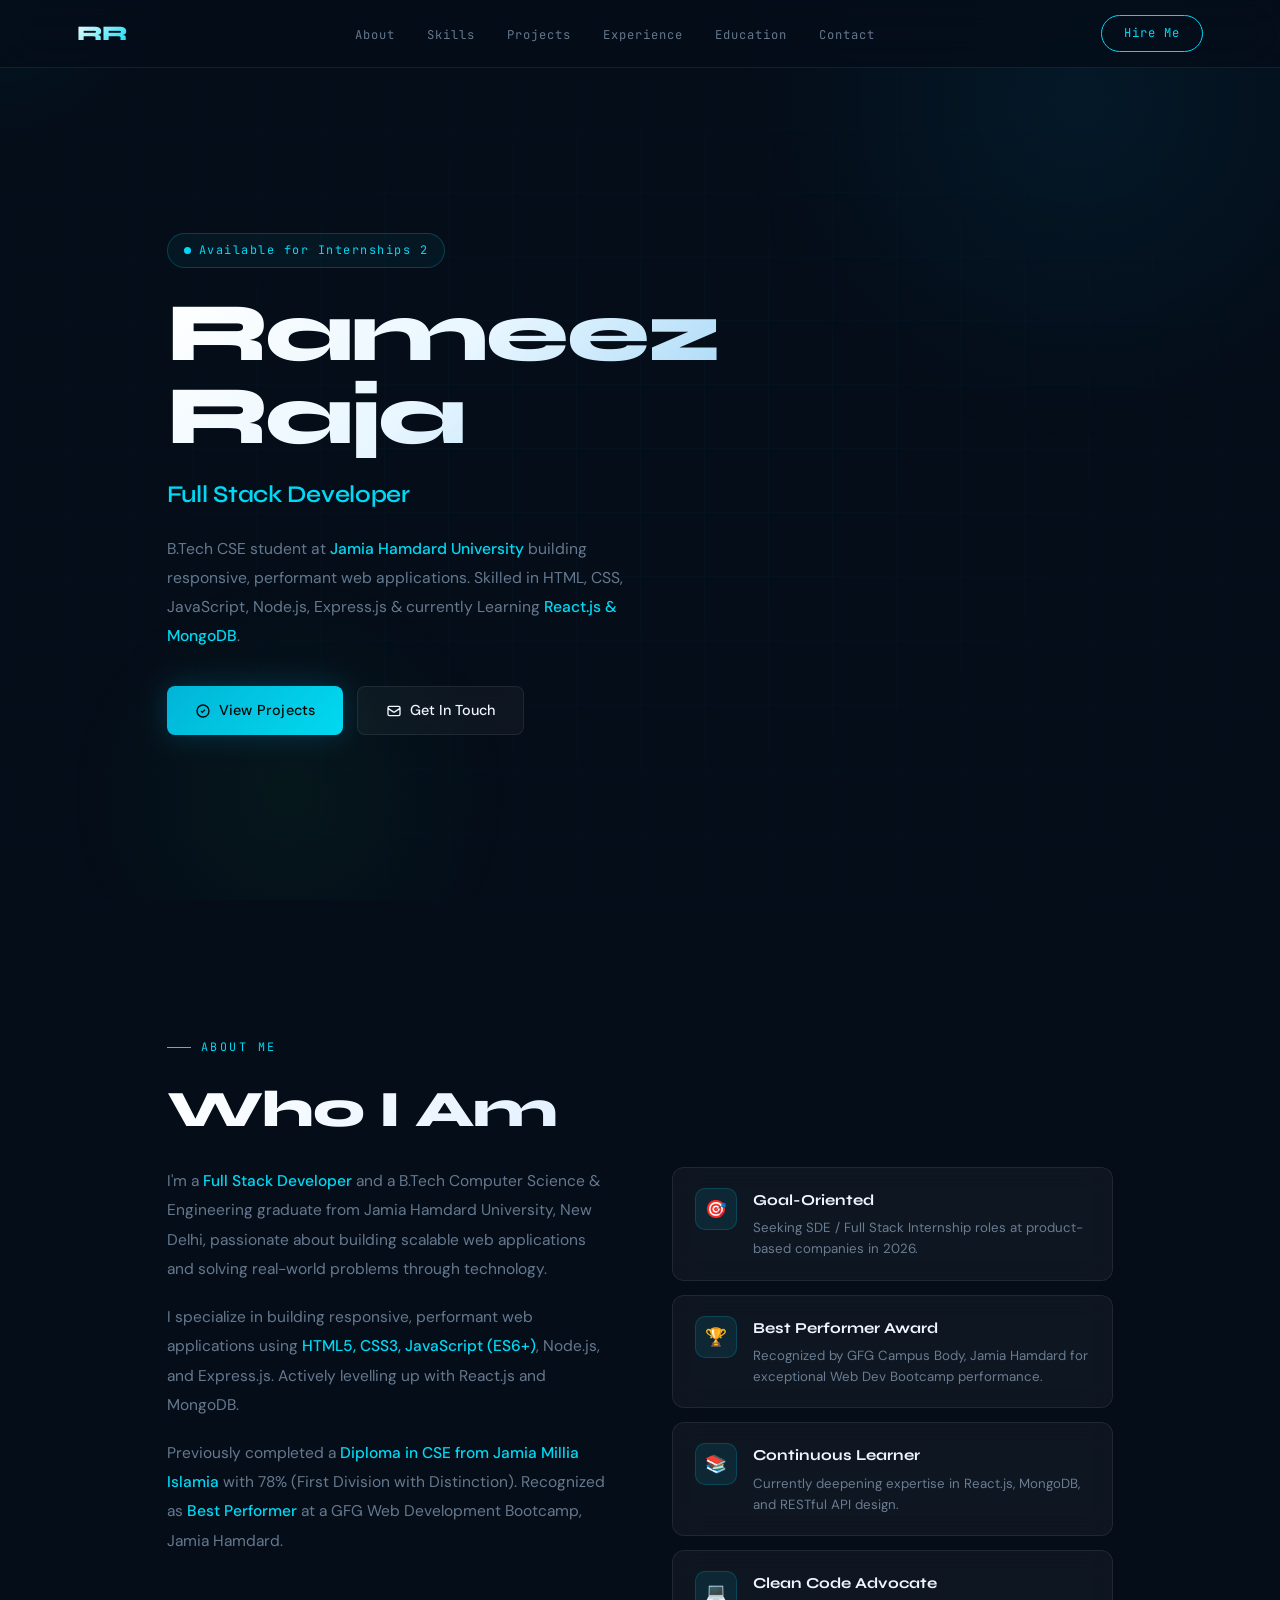
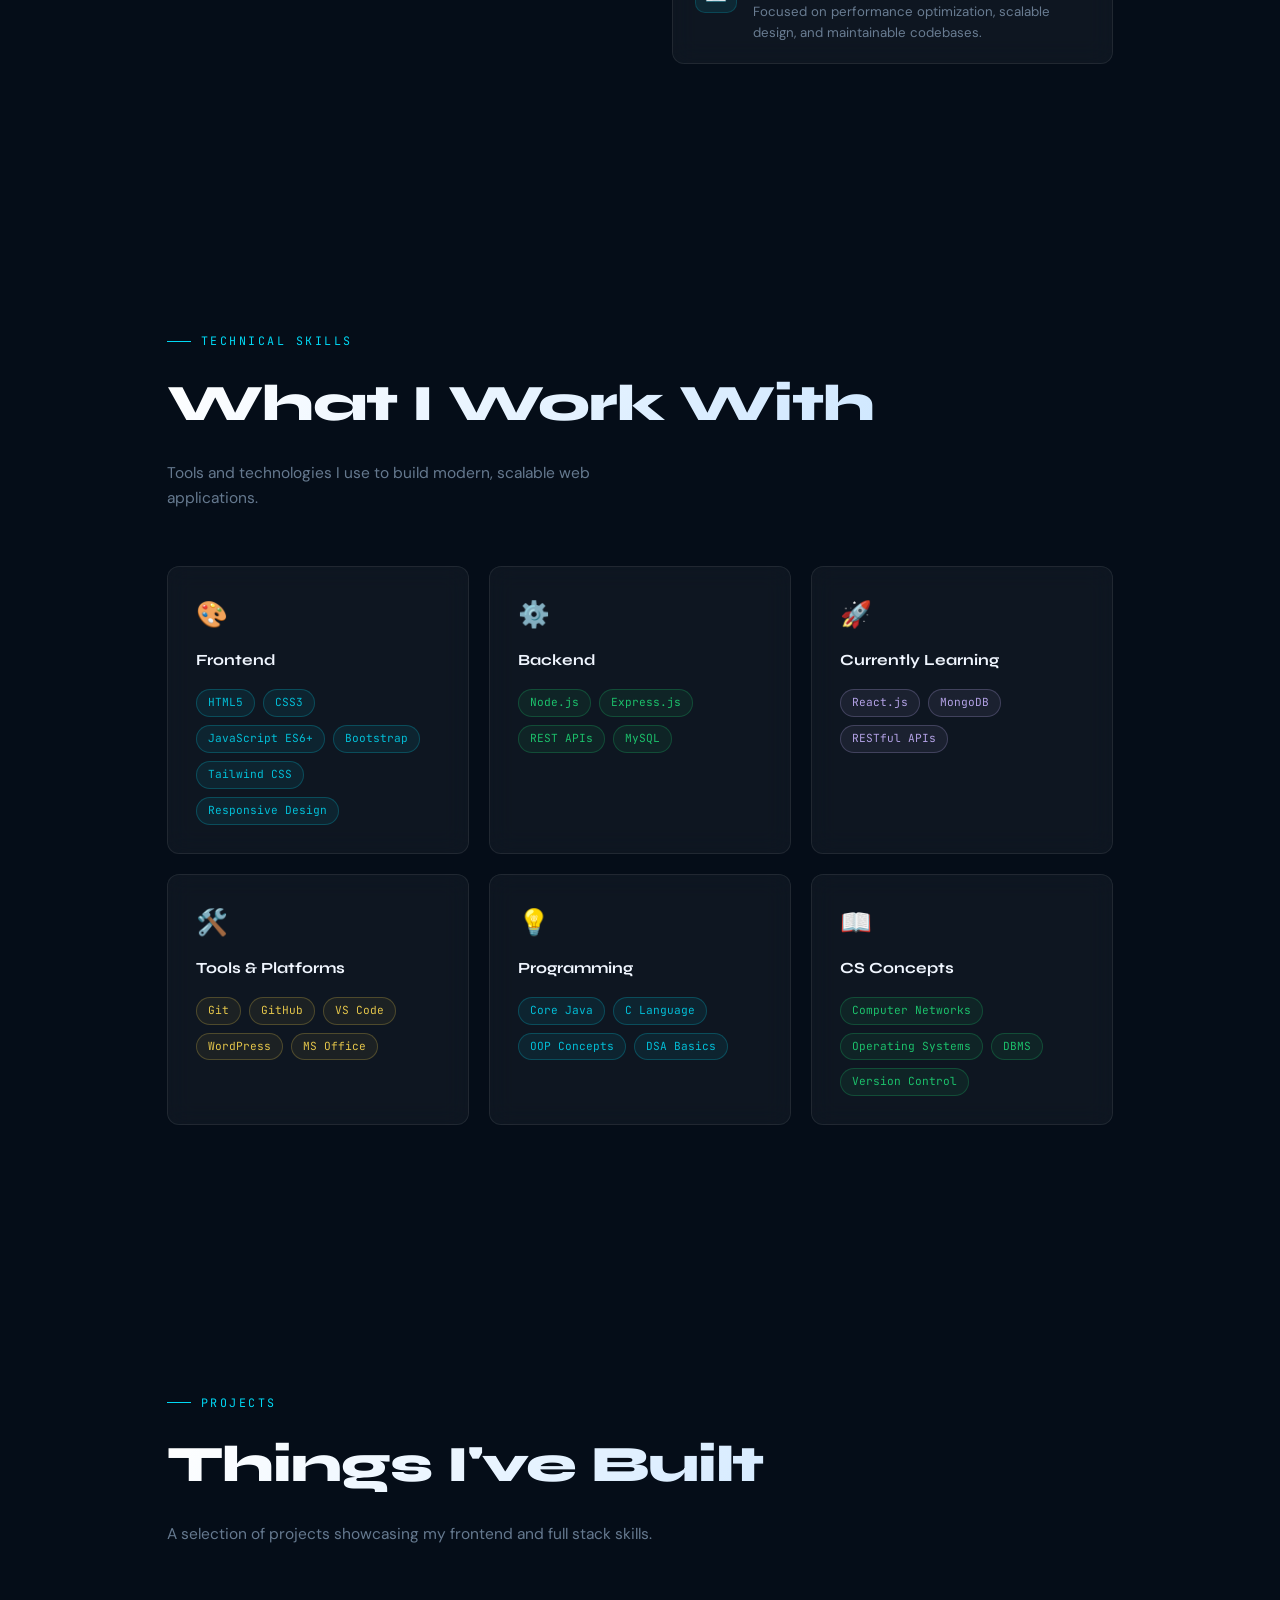
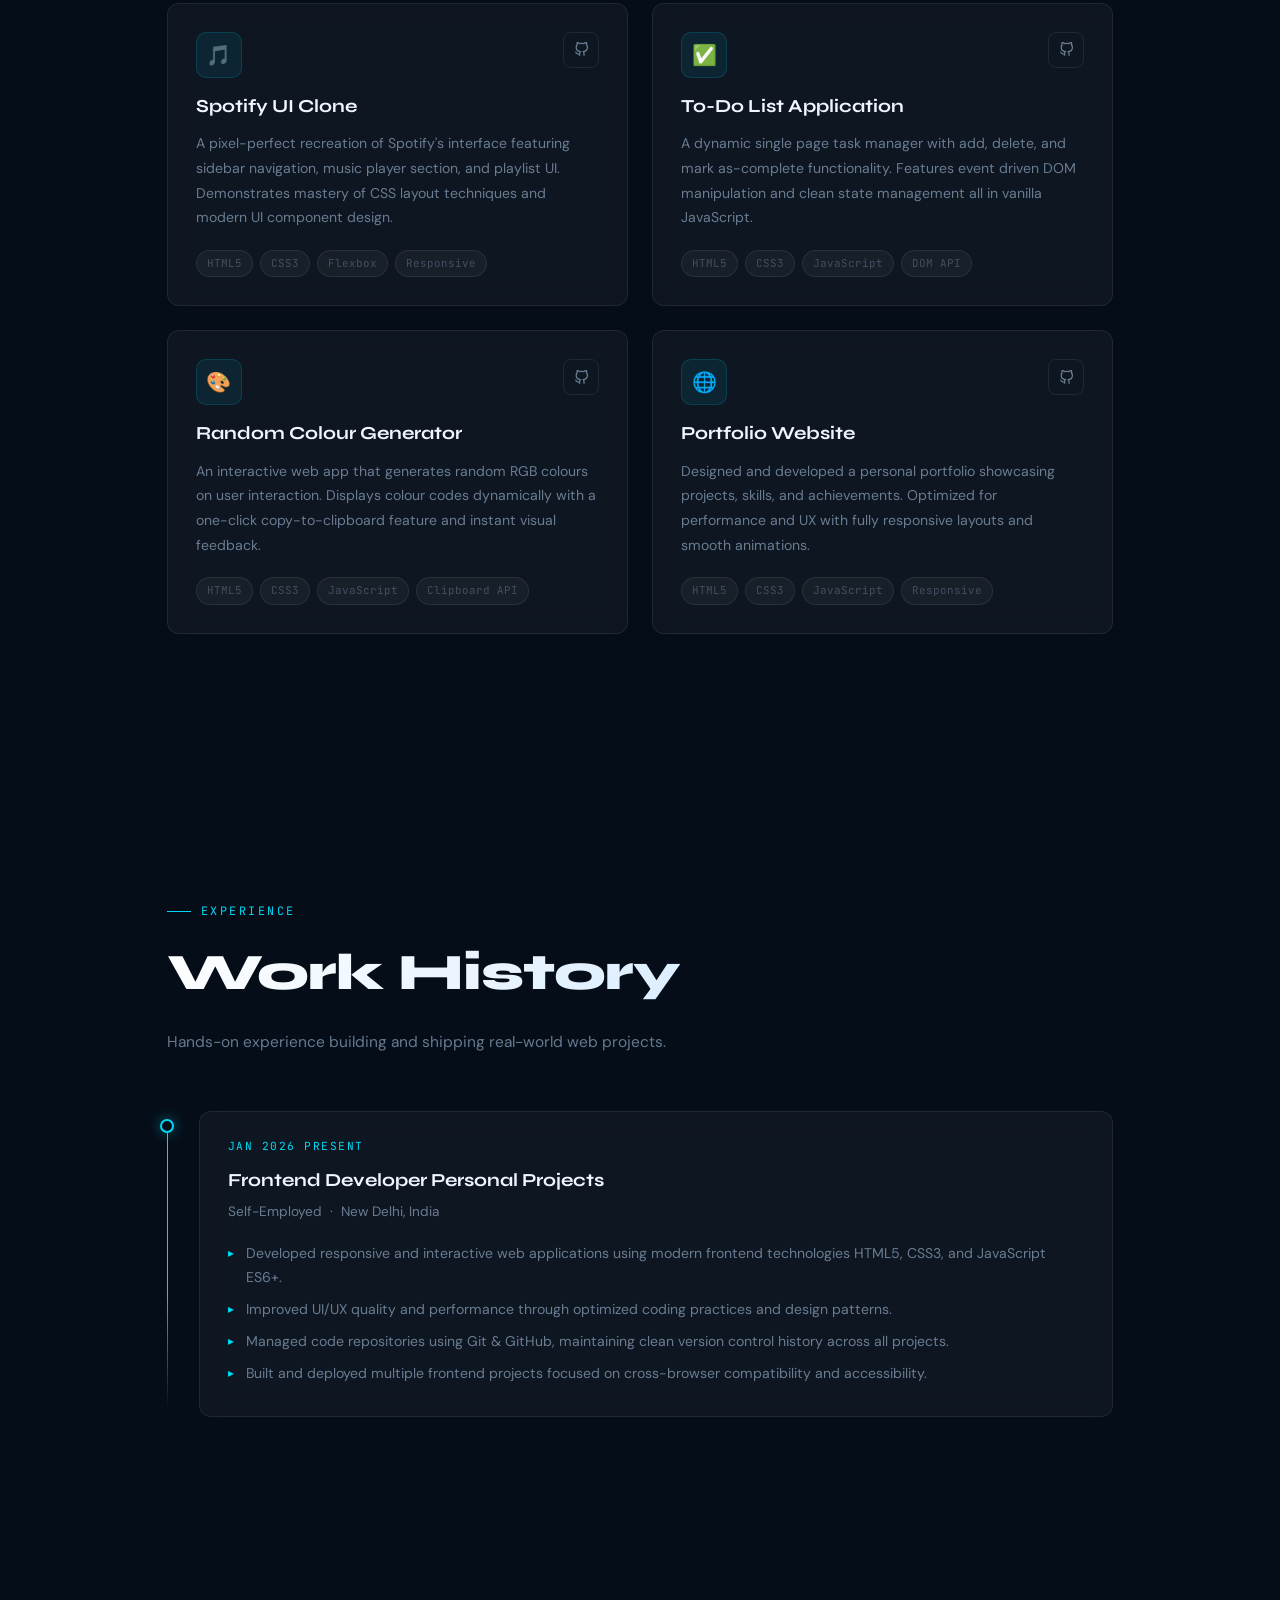
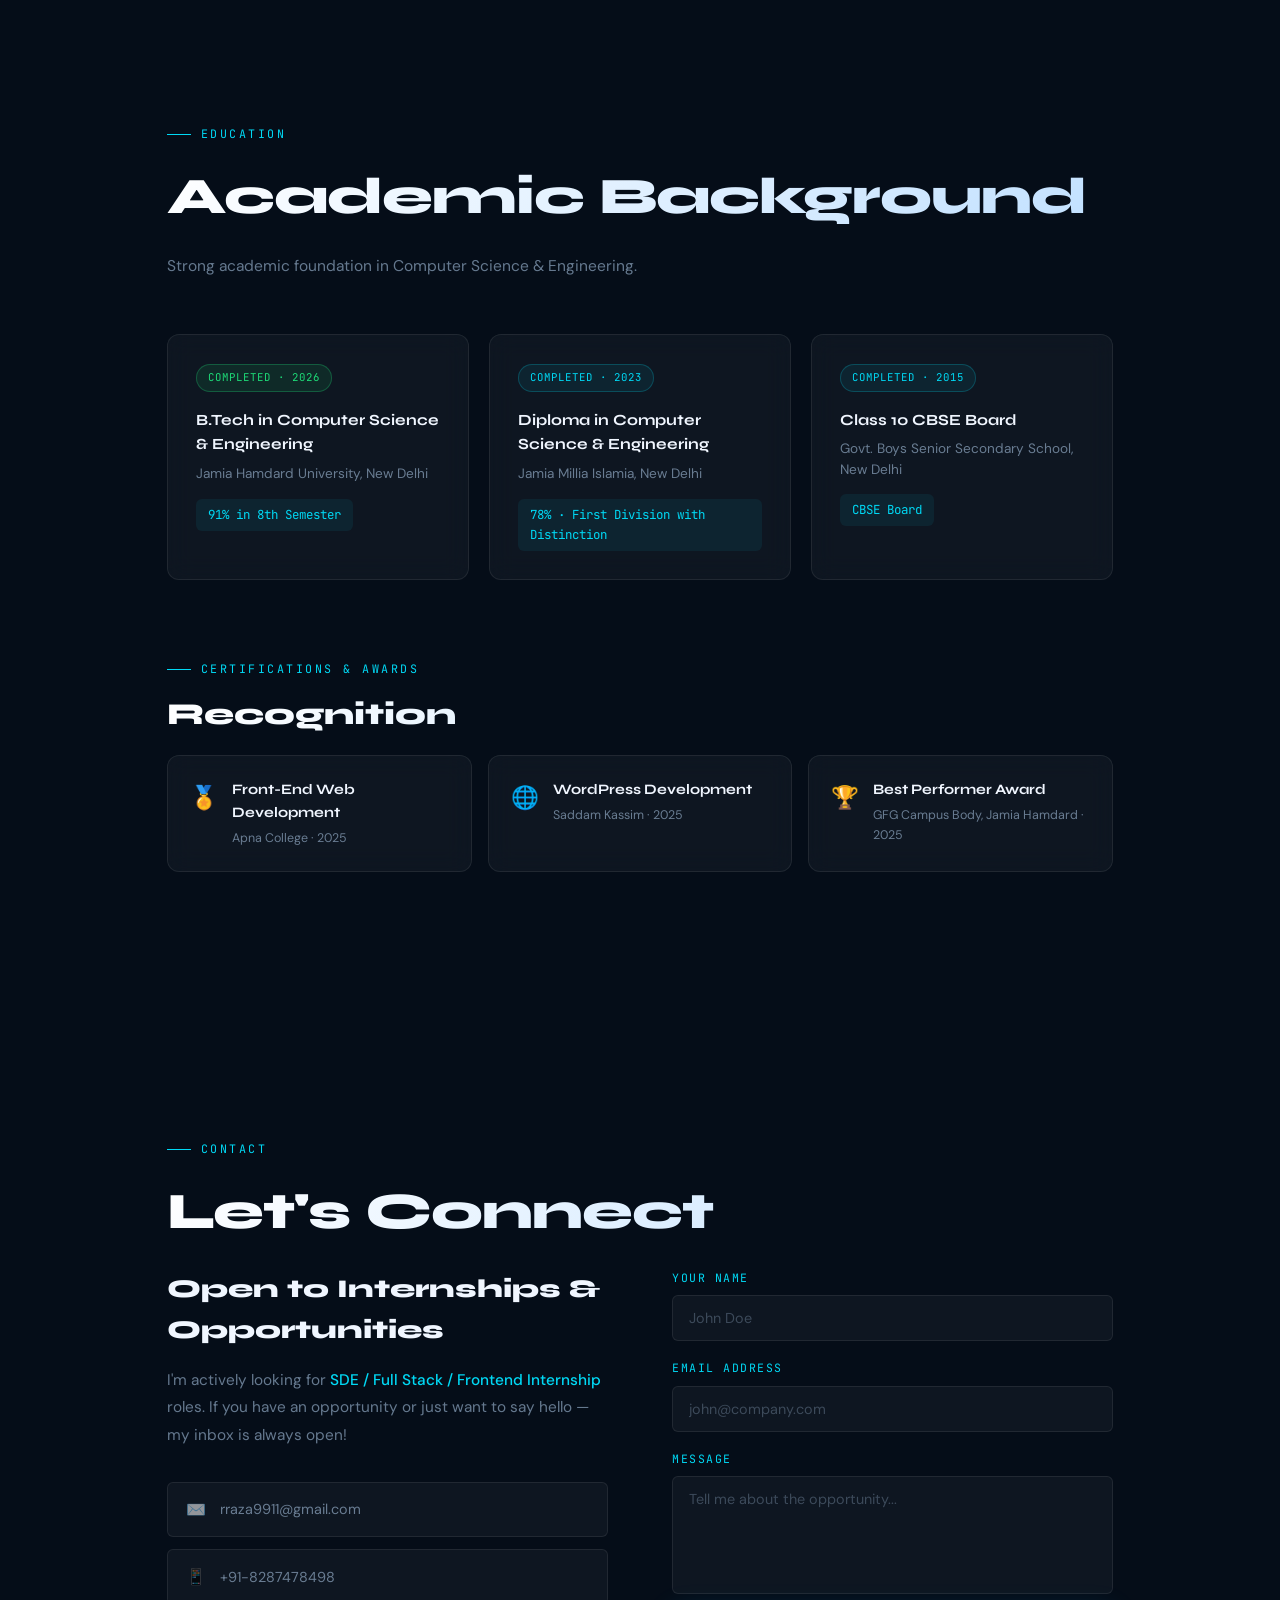
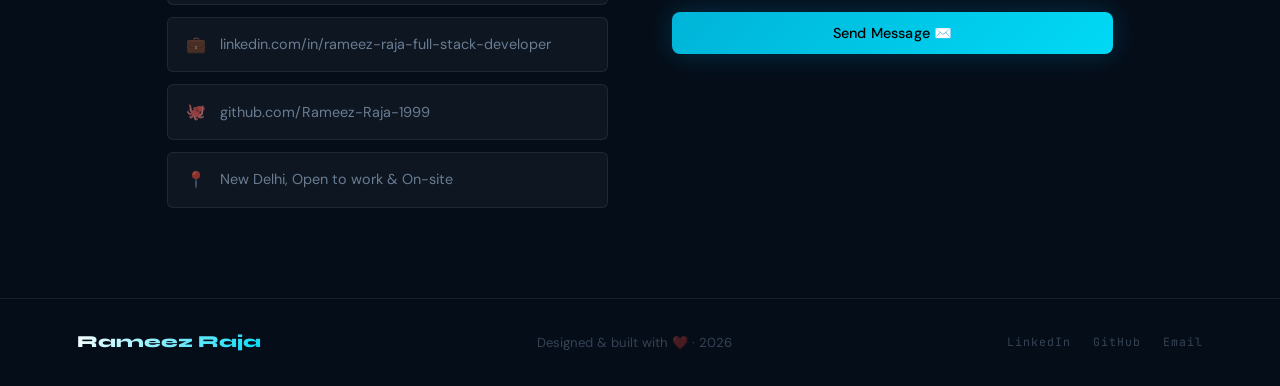
<file: index.html>
<!DOCTYPE html>
<html lang="en">
<head>
<meta charset="UTF-8"/>
<meta name="viewport" content="width=device-width, initial-scale=1.0"/>
<title>Rameez Raja — Full-Stack Developer</title>
<link rel="preconnect" href="https://fonts.googleapis.com"/>
<link rel="preconnect" href="https://fonts.gstatic.com" crossorigin/>
<link href="https://fonts.googleapis.com/css2?family=Syne:wght@400;600;700;800&family=DM+Sans:ital,opsz,wght@0,9..40,300;0,9..40,400;0,9..40,500;1,9..40,300&family=JetBrains+Mono:wght@300;400;500&display=swap" rel="stylesheet"/>
<link rel="stylesheet" href="style.css"/>
</head>
<body>

<div class="grid-bg"></div>
<div class="cursor-glow" id="cursorGlow"></div>

<!-- MOBILE MENU -->
<div class="mobile-menu" id="mobileMenu">
  <a href="#about"      onclick="closeMobile()">About</a>
  <a href="#skills"     onclick="closeMobile()">Skills</a>
  <a href="#projects"   onclick="closeMobile()">Projects</a>
  <a href="#experience" onclick="closeMobile()">Experience</a>
  <a href="#education"  onclick="closeMobile()">Education</a>
  <a href="#contact"    onclick="closeMobile()">Contact</a>
</div>

<!-- NAVBAR -->
<nav id="navbar">
  <a href="#" class="nav-logo">RR</a>
  <ul class="nav-links">
    <li><a href="#about">About</a></li>
    <li><a href="#skills">Skills</a></li>
    <li><a href="#projects">Projects</a></li>
    <li><a href="#experience">Experience</a></li>
    <li><a href="#education">Education</a></li>
    <li><a href="#contact">Contact</a></li>
  </ul>
  <a href="mailto:rraza9911@gmail.com" class="nav-cta">Hire Me</a>
  <div class="hamburger" id="hamburger" onclick="toggleMenu()">
    <span></span><span></span><span></span>
  </div>
</nav>

<!-- ═══ HERO ═══ -->
<section id="hero">
  <div class="hero-glow-1"></div>
  <div class="hero-glow-2"></div>
  <div class="container">
    <div class="hero-inner">

      <!-- LEFT: Text -->
      <div class="hero-content">
        <div class="hero-tag">
          <span class="hero-tag-dot"></span>
          Available for Internships 2026
        </div>
        <h1 class="hero-name">Rameez<br/>Raja</h1>
        <div class="hero-title">Full Stack Developer</div>
        <p class="hero-desc">
          B.Tech CSE student at <span class="hl">Jamia Hamdard University</span> building responsive,
          performant web applications. Skilled in HTML, CSS, JavaScript, Node.js, Express.js &amp;
          currently Learning <span class="hl">React.js &amp; MongoDB</span>.
        </p>
        <div class="hero-btns">
          <a href="#projects" class="btn-primary">
            <svg width="16" height="16" fill="none" stroke="currentColor" stroke-width="2" viewBox="0 0 24 24"><path d="M9 12l2 2 4-4m6 2a9 9 0 11-18 0 9 9 0 0118 0z"/></svg>
            View Projects
          </a>
          <a href="mailto:rraza9911@gmail.com" class="btn-outline">
            <svg width="16" height="16" fill="none" stroke="currentColor" stroke-width="2" viewBox="0 0 24 24"><path d="M3 8l7.89 5.26a2 2 0 002.22 0L21 8M5 19h14a2 2 0 002-2V7a2 2 0 00-2-2H5a2 2 0 00-2 2v10a2 2 0 002 2z"/></svg>
            Get In Touch
          </a>
        </div>
      </div>

      <!-- RIGHT: Code card -->
      <div class="hero-visual">
        <!-- <img src="./assest/WhatsApp Image 2025-07-15 at 9.05.21 PM.jpeg" alt="profile-pic" class="profile-pic"> -->
        <!-- <div class="code-card">
          <div class="code-card-header">
            <div class="dot-red"></div>
            <div class="dot-yellow"></div>
            <div class="dot-green-d"></div>
            <span class="code-file">developer.js</span>
          </div>
          <div class="code-body">
            <div class="code-line"><span class="c-ln">1</span><span class="c-kw">const</span> <span class="c-fn">developer</span> <span class="c-wh">=</span> <span class="c-wh">{</span></div>
            <div class="code-line"><span class="c-ln">2</span>&nbsp;&nbsp;<span class="c-cy">name</span><span class="c-wh">:</span> <span class="c-str">'Rameez Raja'</span><span class="c-wh">,</span></div>
            <div class="code-line"><span class="c-ln">3</span>&nbsp;&nbsp;<span class="c-cy">role</span><span class="c-wh">:</span> <span class="c-str">'Full Stack Dev'</span><span class="c-wh">,</span></div>
            <div class="code-line"><span class="c-ln">4</span>&nbsp;&nbsp;<span class="c-cy">stack</span><span class="c-wh">: [</span><span class="c-str">'HTML'</span><span class="c-wh">,</span> <span class="c-str">'CSS'</span><span class="c-wh">,</span></div>
            <div class="code-line"><span class="c-ln">5</span>&nbsp;&nbsp;&nbsp;&nbsp;&nbsp;&nbsp;&nbsp;&nbsp;&nbsp;&nbsp;<span class="c-str">'JS'</span><span class="c-wh">,</span> <span class="c-str">'Node'</span><span class="c-wh">,</span> <span class="c-str">'Express'</span><span class="c-wh">],</span></div>
            <div class="code-line"><span class="c-ln">6</span>&nbsp;&nbsp;<span class="c-cy">learning</span><span class="c-wh">: [</span><span class="c-str">'React.js'</span><span class="c-wh">,</span> <span class="c-str">'MongoDB'</span><span class="c-wh">],</span></div>
            <div class="code-line"><span class="c-ln">7</span>&nbsp;&nbsp;<span class="c-cy">cgpa</span><span class="c-wh">:</span> <span class="c-num">79</span><span class="c-wh">,</span></div>
            <div class="code-line"><span class="c-ln">8</span>&nbsp;&nbsp;<span class="c-cy">openTo</span><span class="c-wh">:</span> <span class="c-str">'Internships'</span><span class="c-wh">,</span></div>
            <div class="code-line"><span class="c-ln">9</span>&nbsp;&nbsp;<span class="c-fn">build</span><span class="c-wh">: () =&gt;</span> <span class="c-gr">'scalable apps'</span></div>
            <div class="code-line"><span class="c-ln">10</span><span class="c-wh">};</span></div>
            <div class="code-line"><span class="c-ln">11</span>&nbsp;</div>
            <div class="code-line"><span class="c-ln">12</span><span class="c-cm">// crafting clean UI ✨</span></div>
          </div>
        </div>
        <div class="hero-stats">
          <div class="stat-chip">
            <div class="stat-num">4+</div>
            <div class="stat-lbl">PROJECTS</div>
          </div>
          <div class="stat-chip">
            <div class="stat-num">79%</div>
            <div class="stat-lbl">CGPA</div>
          </div>
          <div class="stat-chip">
            <div class="stat-num">3</div>
            <div class="stat-lbl">CERTS</div>
          </div>
        </div>
      </div> -->

    </div>
  </div>
</section>

<!-- ═══ ABOUT ═══ -->
<section id="about">
  <div class="container">
    <div class="reveal">
      <div class="section-label">About Me</div>
      <h2 class="section-title">Who I Am</h2>
    </div>
    <div class="about-grid reveal">
      <div class="about-text">
        <p>
           I'm a <span class="hl">Full Stack Developer</span> and a B.Tech Computer Science & Engineering graduate from Jamia Hamdard University, New Delhi, 
           passionate about building scalable web applications and solving real-world problems through technology.</p>
        <p>
          I specialize in building responsive, performant web applications using
          <span class="hl">HTML5, CSS3, JavaScript (ES6+)</span>, Node.js, and Express.js.
          Actively levelling up with React.js and MongoDB.
        </p>
        <p>
          Previously completed a <span class="hl">Diploma in CSE from Jamia Millia Islamia</span>
          with 78% (First Division with Distinction). Recognized as
          <span class="hl">Best Performer</span> at a GFG Web Development Bootcamp, Jamia Hamdard.
        </p>
        <!-- <div class="about-meta">
          <span>📍 New Delhi</span>
          <span>📧 rraza9911@gmail.com</span>
          <span>📱 +91-8287478498</span>
        </div> -->
      </div>
      <div class="about-cards">
        <div class="about-card">
          <div class="about-card-icon">🎯</div>
          <div>
            <h4>Goal-Oriented</h4>
            <p>Seeking SDE / Full Stack Internship roles at product-based companies in 2026.</p>
          </div>
        </div>
        <div class="about-card">
          <div class="about-card-icon">🏆</div>
          <div>
            <h4>Best Performer Award</h4>
            <p>Recognized by GFG Campus Body, Jamia Hamdard for exceptional Web Dev Bootcamp performance.</p>
          </div>
        </div>
        <div class="about-card">
          <div class="about-card-icon">📚</div>
          <div>
            <h4>Continuous Learner</h4>
            <p>Currently deepening expertise in React.js, MongoDB, and RESTful API design.</p>
          </div>
        </div>
        <div class="about-card">
          <div class="about-card-icon">💻</div>
          <div>
            <h4>Clean Code Advocate</h4>
            <p>Focused on performance optimization, scalable design, and maintainable codebases.</p>
          </div>
        </div>
      </div>
    </div>
  </div>
</section>

<!-- ═══ SKILLS ═══ -->
<section id="skills">
  <div class="container">
    <div class="reveal">
      <div class="section-label">Technical Skills</div>
      <h2 class="section-title">What I Work With</h2>
      <p class="section-sub">Tools and technologies I use to build modern, scalable web applications.</p>
    </div>
    <div class="skills-grid reveal">
      <div class="skill-category">
        <div class="skill-cat-icon">🎨</div>
        <div class="skill-cat-title">Frontend</div>
        <div class="skill-tags">
          <span class="skill-tag cyan">HTML5</span>
          <span class="skill-tag cyan">CSS3</span>
          <span class="skill-tag cyan">JavaScript ES6+</span>
          <span class="skill-tag cyan">Bootstrap</span>
          <span class="skill-tag cyan">Tailwind CSS</span>
          <span class="skill-tag cyan">Responsive Design</span>
        </div>
      </div>
      <div class="skill-category">
        <div class="skill-cat-icon">⚙️</div>
        <div class="skill-cat-title">Backend</div>
        <div class="skill-tags">
          <span class="skill-tag green">Node.js</span>
          <span class="skill-tag green">Express.js</span>
          <span class="skill-tag green">REST APIs</span>
          <span class="skill-tag green">MySQL</span>
        </div>
      </div>
      <div class="skill-category">
        <div class="skill-cat-icon">🚀</div>
        <div class="skill-cat-title">Currently Learning</div>
        <div class="skill-tags">
          <span class="skill-tag purple">React.js</span>
          <span class="skill-tag purple">MongoDB</span>
          <span class="skill-tag purple">RESTful APIs</span>
        </div>
      </div>
      <div class="skill-category">
        <div class="skill-cat-icon">🛠️</div>
        <div class="skill-cat-title">Tools &amp; Platforms</div>
        <div class="skill-tags">
          <span class="skill-tag yellow">Git</span>
          <span class="skill-tag yellow">GitHub</span>
          <span class="skill-tag yellow">VS Code</span>
          <span class="skill-tag yellow">WordPress</span>
          <span class="skill-tag yellow">MS Office</span>
        </div>
      </div>
      <div class="skill-category">
        <div class="skill-cat-icon">💡</div>
        <div class="skill-cat-title">Programming</div>
        <div class="skill-tags">
          <span class="skill-tag cyan">Core Java</span>
          <span class="skill-tag cyan">C Language</span>
          <span class="skill-tag cyan">OOP Concepts</span>
          <span class="skill-tag cyan">DSA Basics</span>
        </div>
      </div>
      <div class="skill-category">
        <div class="skill-cat-icon">📖</div>
        <div class="skill-cat-title">CS Concepts</div>
        <div class="skill-tags">
          <span class="skill-tag green">Computer Networks</span>
          <span class="skill-tag green">Operating Systems</span>
          <span class="skill-tag green">DBMS</span>
          <span class="skill-tag green">Version Control</span>
        </div>
      </div>
    </div>
  </div>
</section>

<!-- ═══ PROJECTS ═══ -->
<section id="projects">
  <div class="container">
    <div class="reveal">
      <div class="section-label">Projects</div>
      <h2 class="section-title">Things I've Built</h2>
      <p class="section-sub">A selection of projects showcasing my frontend and full stack skills.</p>
    </div>
    <div class="projects-grid reveal">

      <div class="project-card">
        <div class="project-header">
          <div class="project-icon">🎵</div>
          <div class="project-links">
            <a href="https://github.com/Rameez-Raja-1999" target="_blank" class="project-link" title="GitHub">
              <svg width="15" height="15" fill="none" stroke="currentColor" stroke-width="2" viewBox="0 0 24 24"><path d="M9 19c-5 1.5-5-2.5-7-3m14 6v-3.87a3.37 3.37 0 00-.94-2.61c3.14-.35 6.44-1.54 6.44-7A5.44 5.44 0 0020 4.77 5.07 5.07 0 0019.91 1S18.73.65 16 2.48a13.38 13.38 0 00-7 0C6.27.65 5.09 1 5.09 1A5.07 5.07 0 005 4.77a5.44 5.44 0 00-1.5 3.78c0 5.42 3.3 6.61 6.44 7A3.37 3.37 0 009 18.13V22"/></svg>
            </a>
          </div>
        </div>
        <div class="project-title">Spotify UI Clone</div>
        <div class="project-desc">A pixel-perfect recreation of Spotify's interface featuring sidebar navigation, music player section, and playlist UI. Demonstrates mastery of CSS layout techniques and modern UI component design.</div>
        <div class="project-tech">
          <span class="tech-badge">HTML5</span>
          <span class="tech-badge">CSS3</span>
          <span class="tech-badge">Flexbox</span>
          <span class="tech-badge">Responsive</span>
        </div>
      </div>

      <div class="project-card">
        <div class="project-header">
          <div class="project-icon">✅</div>
          <div class="project-links">
            <a href="https://github.com/Rameez-Raja-1999" target="_blank" class="project-link" title="GitHub">
              <svg width="15" height="15" fill="none" stroke="currentColor" stroke-width="2" viewBox="0 0 24 24"><path d="M9 19c-5 1.5-5-2.5-7-3m14 6v-3.87a3.37 3.37 0 00-.94-2.61c3.14-.35 6.44-1.54 6.44-7A5.44 5.44 0 0020 4.77 5.07 5.07 0 0019.91 1S18.73.65 16 2.48a13.38 13.38 0 00-7 0C6.27.65 5.09 1 5.09 1A5.07 5.07 0 005 4.77a5.44 5.44 0 00-1.5 3.78c0 5.42 3.3 6.61 6.44 7A3.37 3.37 0 009 18.13V22"/></svg>
            </a>
          </div>
        </div>
        <div class="project-title">To-Do List Application</div>
        <div class="project-desc">A dynamic single page task manager with add, delete, and mark as-complete functionality. Features event driven DOM manipulation and clean state management all in vanilla JavaScript.</div>
        <div class="project-tech">
          <span class="tech-badge">HTML5</span>
          <span class="tech-badge">CSS3</span>
          <span class="tech-badge">JavaScript</span>
          <span class="tech-badge">DOM API</span>
        </div>
      </div>

      <div class="project-card">
        <div class="project-header">
          <div class="project-icon">🎨</div>
          <div class="project-links">
            <a href="https://github.com/Rameez-Raja-1999" target="_blank" class="project-link" title="GitHub">
              <svg width="15" height="15" fill="none" stroke="currentColor" stroke-width="2" viewBox="0 0 24 24"><path d="M9 19c-5 1.5-5-2.5-7-3m14 6v-3.87a3.37 3.37 0 00-.94-2.61c3.14-.35 6.44-1.54 6.44-7A5.44 5.44 0 0020 4.77 5.07 5.07 0 0019.91 1S18.73.65 16 2.48a13.38 13.38 0 00-7 0C6.27.65 5.09 1 5.09 1A5.07 5.07 0 005 4.77a5.44 5.44 0 00-1.5 3.78c0 5.42 3.3 6.61 6.44 7A3.37 3.37 0 009 18.13V22"/></svg>
            </a>
          </div>
        </div>
        <div class="project-title">Random Colour Generator</div>
        <div class="project-desc">An interactive web app that generates random RGB colours on user interaction. Displays colour codes dynamically with a one-click copy-to-clipboard feature and instant visual feedback.</div>
        <div class="project-tech">
          <span class="tech-badge">HTML5</span>
          <span class="tech-badge">CSS3</span>
          <span class="tech-badge">JavaScript</span>
          <span class="tech-badge">Clipboard API</span>
        </div>
      </div>

      <div class="project-card">
        <div class="project-header">
          <div class="project-icon">🌐</div>
          <div class="project-links">
            <a href="https://github.com/Rameez-Raja-1999" target="_blank" class="project-link" title="GitHub">
              <svg width="15" height="15" fill="none" stroke="currentColor" stroke-width="2" viewBox="0 0 24 24"><path d="M9 19c-5 1.5-5-2.5-7-3m14 6v-3.87a3.37 3.37 0 00-.94-2.61c3.14-.35 6.44-1.54 6.44-7A5.44 5.44 0 0020 4.77 5.07 5.07 0 0019.91 1S18.73.65 16 2.48a13.38 13.38 0 00-7 0C6.27.65 5.09 1 5.09 1A5.07 5.07 0 005 4.77a5.44 5.44 0 00-1.5 3.78c0 5.42 3.3 6.61 6.44 7A3.37 3.37 0 009 18.13V22"/></svg>
            </a>
          </div>
        </div>
        <div class="project-title">Portfolio Website</div>
        <div class="project-desc">Designed and developed a personal portfolio showcasing projects, skills, and achievements. Optimized for performance and UX with fully responsive layouts and smooth animations.</div>
        <div class="project-tech">
          <span class="tech-badge">HTML5</span>
          <span class="tech-badge">CSS3</span>
          <span class="tech-badge">JavaScript</span>
          <span class="tech-badge">Responsive</span>
        </div>
      </div>

    </div>
  </div>
</section>

<!-- ═══ EXPERIENCE ═══ -->
<section id="experience">
  <div class="container">
    <div class="reveal">
      <div class="section-label">Experience</div>
      <h2 class="section-title">Work History</h2>
      <p class="section-sub">Hands-on experience building and shipping real-world web projects.</p>
    </div>
    <div class="timeline reveal">
      <div class="timeline-item">
        <div class="timeline-dot"></div>
        <div class="timeline-card">
          <div class="timeline-date">JAN 2026  PRESENT</div>
          <div class="timeline-role">Frontend Developer Personal Projects</div>
          <div class="timeline-org">Self-Employed &nbsp;·&nbsp; New Delhi, India</div>
          <ul class="timeline-points">
            <li>Developed responsive and interactive web applications using modern frontend technologies  HTML5, CSS3, and JavaScript ES6+.</li>
            <li>Improved UI/UX quality and performance through optimized coding practices and design patterns.</li>
            <li>Managed code repositories using Git &amp; GitHub, maintaining clean version control history across all projects.</li>
            <li>Built and deployed multiple frontend projects focused on cross-browser compatibility and accessibility.</li>
          </ul>
        </div>
      </div>
    </div>
  </div>
</section>

<!-- ═══ EDUCATION ═══ -->
<section id="education">
  <div class="container">
    <div class="reveal">
      <div class="section-label">Education</div>
      <h2 class="section-title">Academic Background</h2>
      <p class="section-sub">Strong academic foundation in Computer Science &amp; Engineering.</p>
    </div>
    <div class="edu-grid reveal">
      <div class="edu-card">
        <div class="edu-badge current">COMPLETED · 2026</div>
        <div class="edu-degree">B.Tech in Computer Science &amp; Engineering</div>
        <div class="edu-school">Jamia Hamdard University, New Delhi</div>
        <div class="edu-score">91% in 8th Semester</div>
      </div>
      <div class="edu-card">
        <div class="edu-badge completed">COMPLETED · 2023</div>
        <div class="edu-degree">Diploma in Computer Science &amp; Engineering</div>
        <div class="edu-school">Jamia Millia Islamia, New Delhi</div>
        <div class="edu-score">78% · First Division with Distinction</div>
      </div>
      <div class="edu-card">
        <div class="edu-badge completed">COMPLETED · 2015</div>
        <div class="edu-degree">Class 10 CBSE Board</div>
        <div class="edu-school">Govt. Boys Senior Secondary School, New Delhi</div>
        <div class="edu-score">CBSE Board</div>
      </div>
    </div>

    <!-- CERTIFICATIONS -->
    <div class="reveal" style="margin-top:72px">
      <div class="section-label">Certifications &amp; Awards</div>
      <h3 class="cert-heading">Recognition</h3>
    </div>
    <div class="cert-list reveal">
      <div class="cert-card">
        <div class="cert-icon">🏅</div>
        <div>
          <div class="cert-name">Front-End Web Development</div>
          <div class="cert-by">Apna College · 2025</div>
        </div>
      </div>
      <div class="cert-card">
        <div class="cert-icon">🌐</div>
        <div>
          <div class="cert-name">WordPress Development</div>
          <div class="cert-by">Saddam Kassim · 2025</div>
        </div>
      </div>
      <div class="cert-card">
        <div class="cert-icon">🏆</div>
        <div>
          <div class="cert-name">Best Performer Award</div>
          <div class="cert-by">GFG Campus Body, Jamia Hamdard · 2025</div>
        </div>
      </div>
    </div>
  </div>
</section>

<!-- ═══ CONTACT ═══ -->
<section id="contact">
  <div class="container">
    <div class="reveal">
      <div class="section-label">Contact</div>
      <h2 class="section-title">Let's Connect</h2>
    </div>
    <div class="contact-inner reveal">
      <div class="contact-info">
        <h3>Open to Internships &amp; Opportunities</h3>
        <p>I'm actively looking for <strong class="hl">SDE / Full Stack / Frontend Internship</strong> roles. If you have an opportunity or just want to say hello — my inbox is always open!</p>
        <div class="contact-links">
          <a href="mailto:rraza9911@gmail.com" class="contact-link">
            <span class="contact-link-icon">✉️</span> rraza9911@gmail.com
          </a>
          <a href="tel:+918287478498" class="contact-link">
            <span class="contact-link-icon">📱</span> +91-8287478498
          </a>
          <a href="https://www.linkedin.com/in/rameez-raja-full-stack-developer" target="_blank" class="contact-link">
            <span class="contact-link-icon">💼</span> linkedin.com/in/rameez-raja-full-stack-developer
          </a>
          <a href="https://github.com/Rameez-Raja-1999" target="_blank" class="contact-link">
            <span class="contact-link-icon">🐙</span> github.com/Rameez-Raja-1999
          </a>
          <a href="#" class="contact-link">
            <span class="contact-link-icon">📍</span>New Delhi, Open to work  &amp; On-site
          </a>
        </div>
      </div>
      <form class="contact-form" onsubmit="handleSubmit(event)">
        <div class="form-group">
          <label>YOUR NAME</label>
          <input type="text" placeholder="John Doe" required/>
        </div>
        <div class="form-group">
          <label>EMAIL ADDRESS</label>
          <input type="email" placeholder="john@company.com" required/>
        </div>
        <div class="form-group">
          <label>MESSAGE</label>
          <textarea rows="5" placeholder="Tell me about the opportunity..." required></textarea>
        </div>
        <button type="submit" class="btn-primary btn-submit">
          Send Message ✉️
        </button>
      </form>
    </div>
  </div>
</section>

<!-- FOOTER -->
<footer>
  <span class="footer-logo">Rameez Raja</span>
  <span class="footer-copy">Designed &amp; built with ❤️ · 2026</span>
  <div class="footer-links">
    <a href="https://www.linkedin.com/in/rameez-raja-full-stack-developer" target="_blank">LinkedIn</a>
    <a href="https://github.com/Rameez-Raja-1999" target="_blank">GitHub</a>
    <a href="mailto:rraza9911@gmail.com">Email</a>
  </div>
</footer>

<script src="script.js"></script>
</body>
</html>
</file>
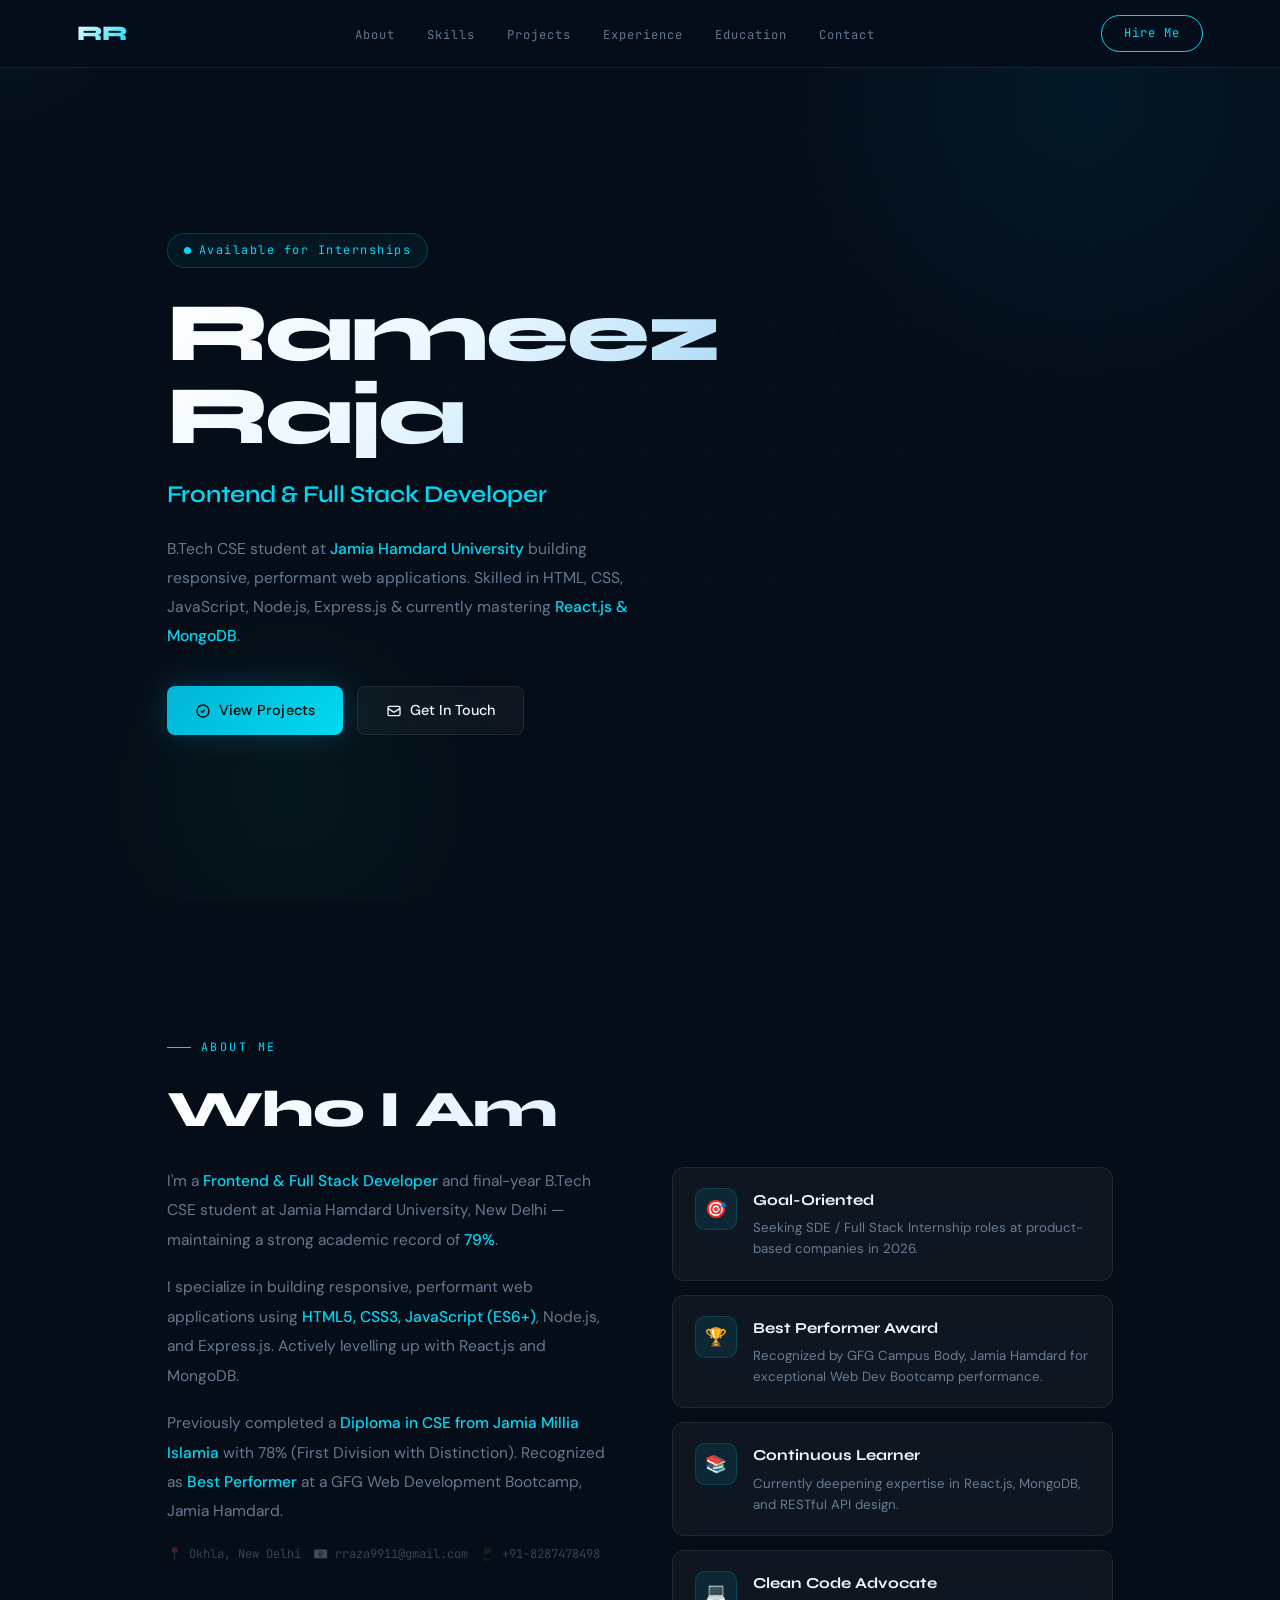
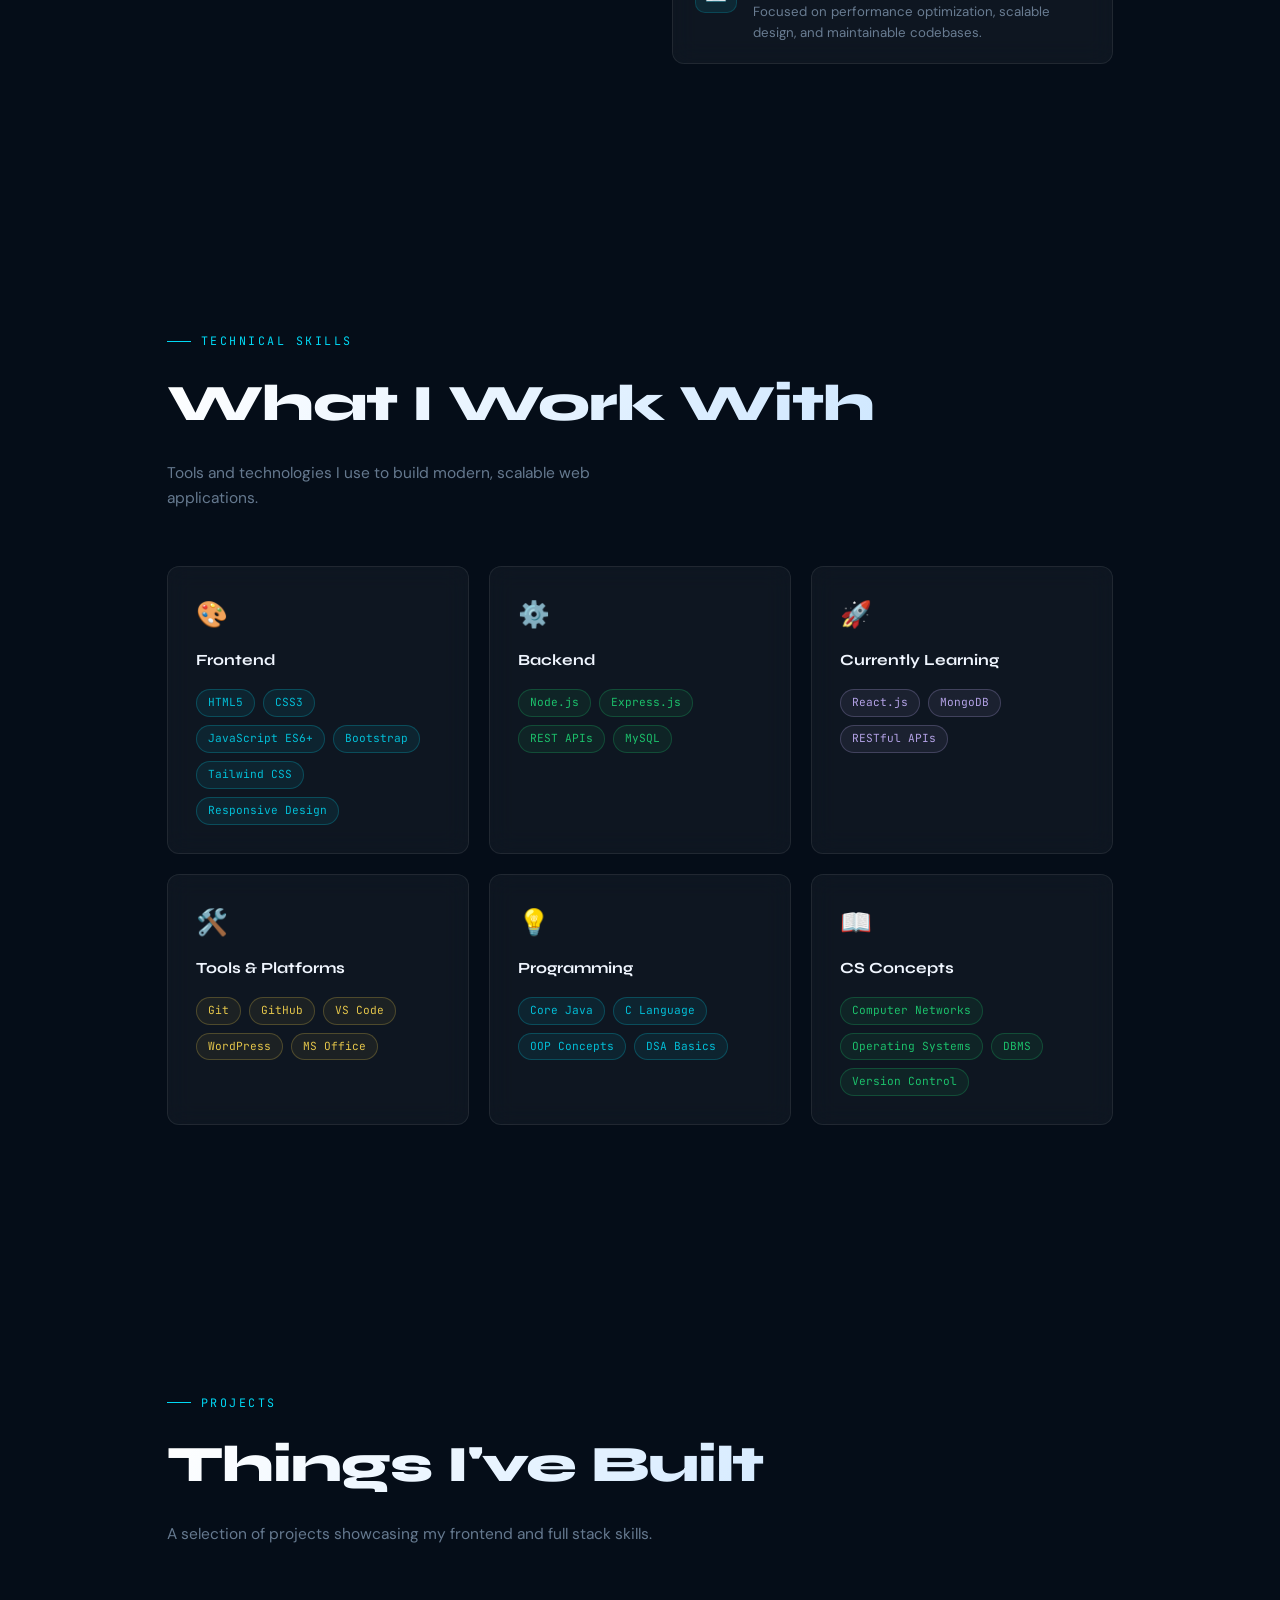
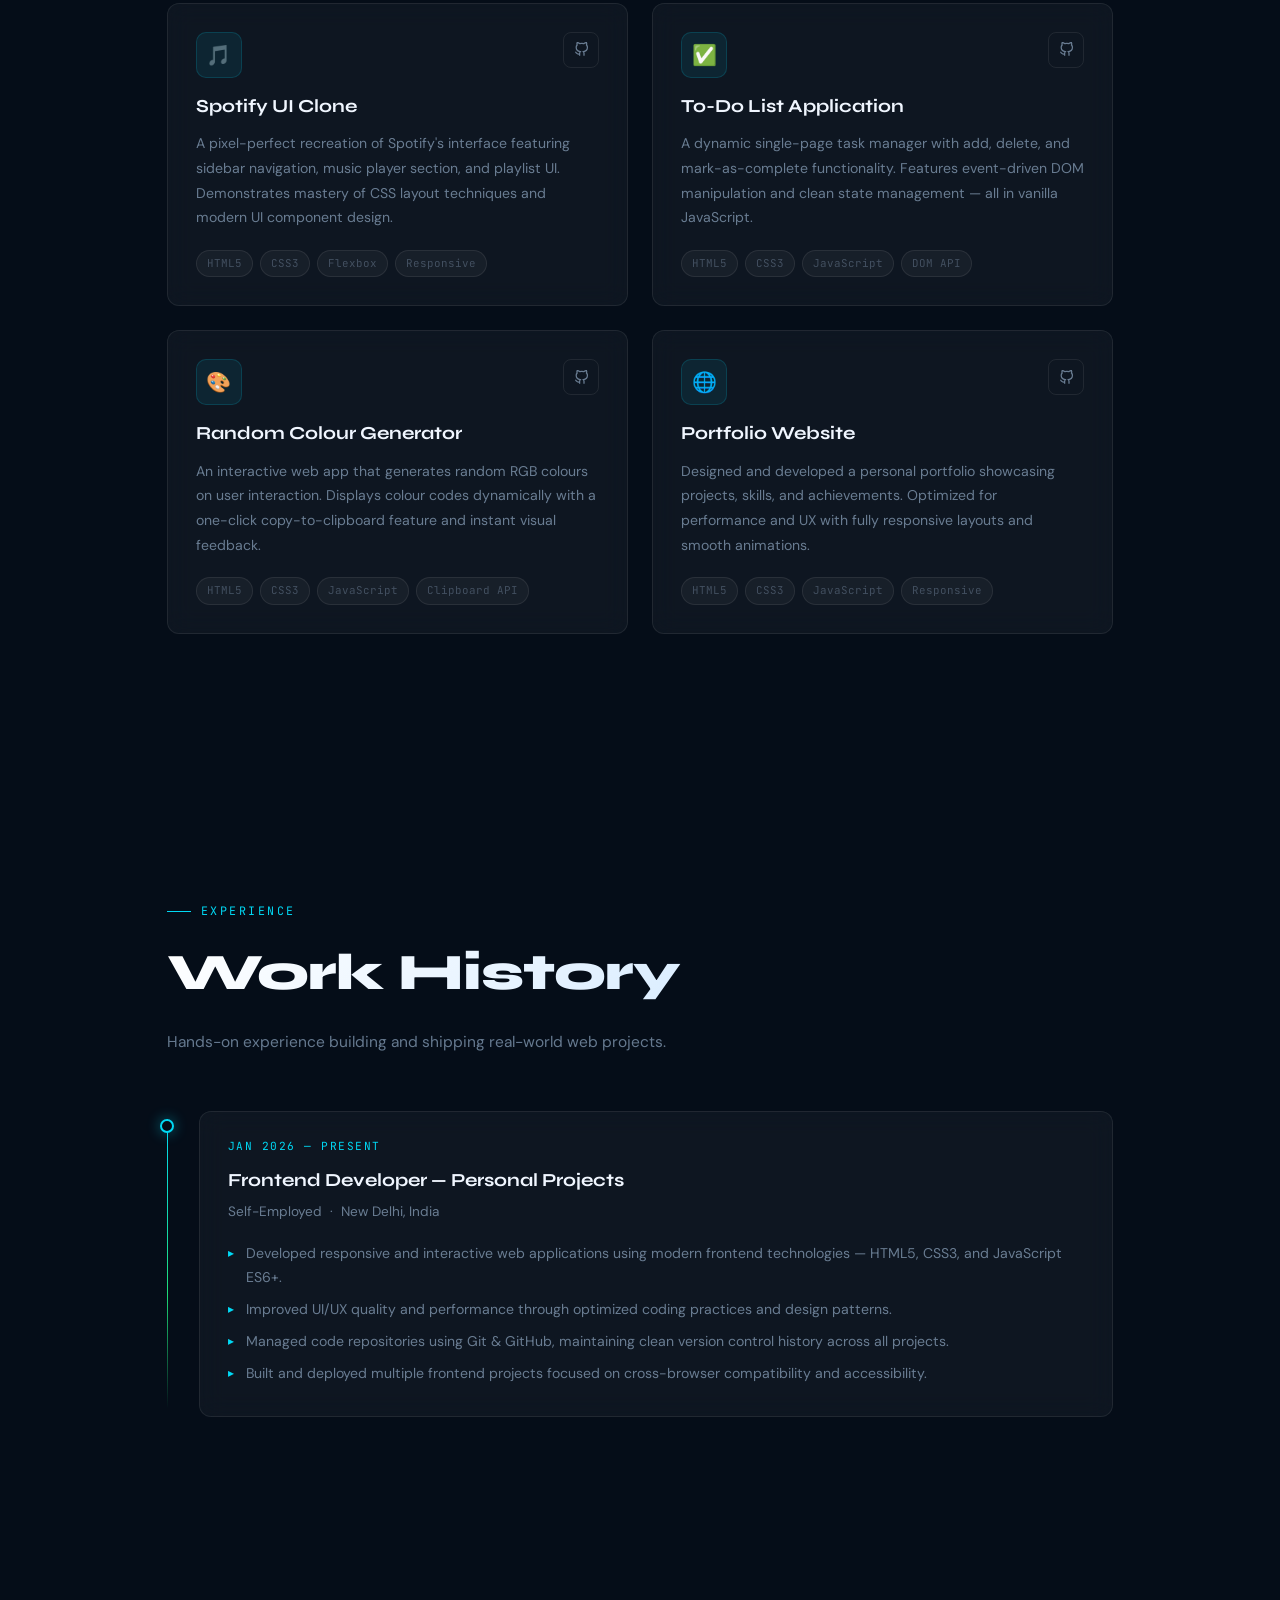
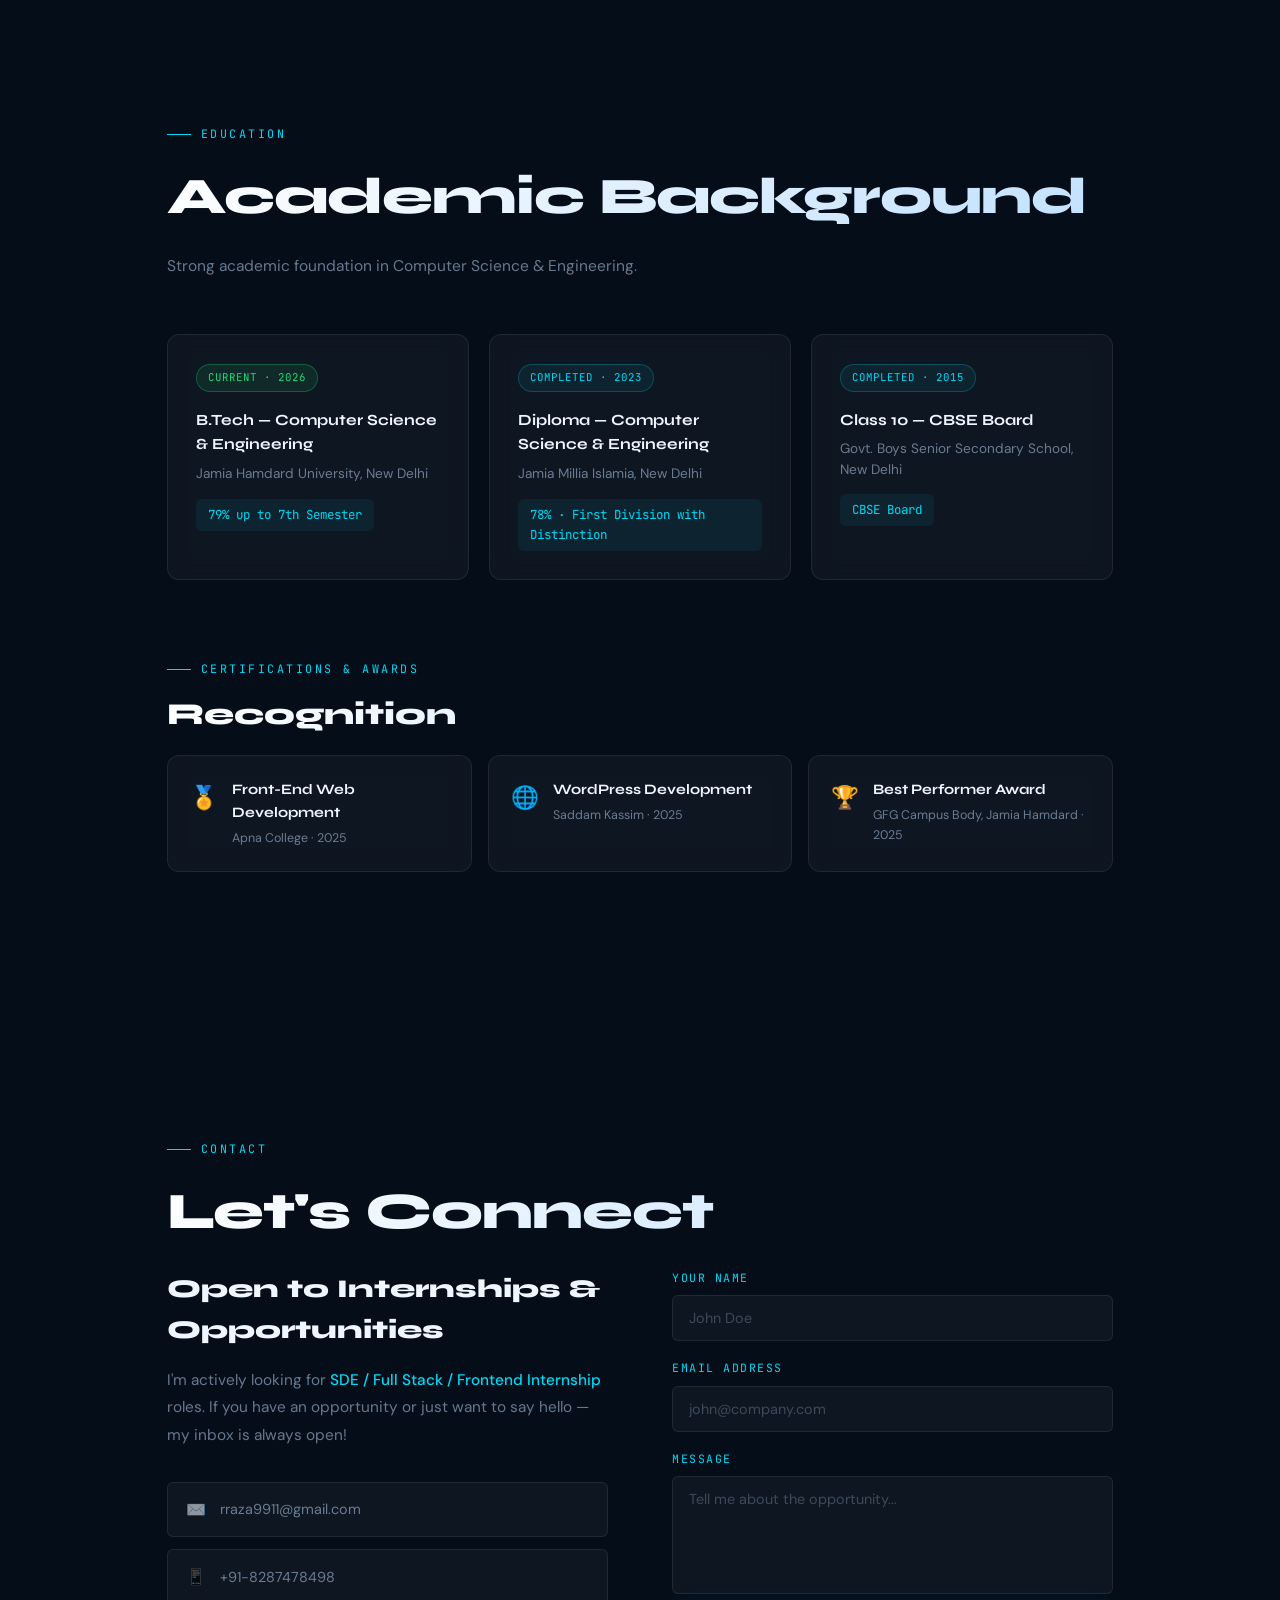
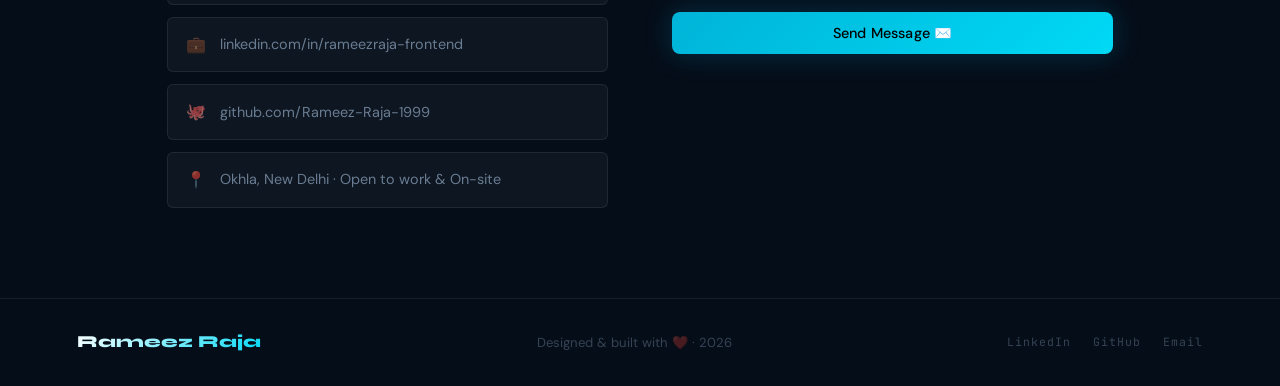
<file: rameez-portfolio/index.html>
<!DOCTYPE html>
<html lang="en">
<head>
<meta charset="UTF-8"/>
<meta name="viewport" content="width=device-width, initial-scale=1.0"/>
<title>Rameez Raja — Frontend Developer</title>
<link rel="preconnect" href="https://fonts.googleapis.com"/>
<link rel="preconnect" href="https://fonts.gstatic.com" crossorigin/>
<link href="https://fonts.googleapis.com/css2?family=Syne:wght@400;600;700;800&family=DM+Sans:ital,opsz,wght@0,9..40,300;0,9..40,400;0,9..40,500;1,9..40,300&family=JetBrains+Mono:wght@300;400;500&display=swap" rel="stylesheet"/>
<link rel="stylesheet" href="style.css"/>
</head>
<body>

<div class="grid-bg"></div>
<div class="cursor-glow" id="cursorGlow"></div>

<!-- MOBILE MENU -->
<div class="mobile-menu" id="mobileMenu">
  <a href="#about"      onclick="closeMobile()">About</a>
  <a href="#skills"     onclick="closeMobile()">Skills</a>
  <a href="#projects"   onclick="closeMobile()">Projects</a>
  <a href="#experience" onclick="closeMobile()">Experience</a>
  <a href="#education"  onclick="closeMobile()">Education</a>
  <a href="#contact"    onclick="closeMobile()">Contact</a>
</div>

<!-- NAVBAR -->
<nav id="navbar">
  <a href="#" class="nav-logo">RR</a>
  <ul class="nav-links">
    <li><a href="#about">About</a></li>
    <li><a href="#skills">Skills</a></li>
    <li><a href="#projects">Projects</a></li>
    <li><a href="#experience">Experience</a></li>
    <li><a href="#education">Education</a></li>
    <li><a href="#contact">Contact</a></li>
  </ul>
  <a href="mailto:rraza9911@gmail.com" class="nav-cta">Hire Me</a>
  <div class="hamburger" id="hamburger" onclick="toggleMenu()">
    <span></span><span></span><span></span>
  </div>
</nav>

<!-- ═══ HERO ═══ -->
<section id="hero">
  <div class="hero-glow-1"></div>
  <div class="hero-glow-2"></div>
  <div class="container">
    <div class="hero-inner">

      <!-- LEFT: Text -->
      <div class="hero-content">
        <div class="hero-tag">
          <span class="hero-tag-dot"></span>
          Available for Internships 2026
        </div>
        <h1 class="hero-name">Rameez<br/>Raja</h1>
        <div class="hero-title">Frontend &amp; Full Stack Developer</div>
        <p class="hero-desc">
          B.Tech CSE student at <span class="hl">Jamia Hamdard University</span> building responsive,
          performant web applications. Skilled in HTML, CSS, JavaScript, Node.js, Express.js &amp;
          currently mastering <span class="hl">React.js &amp; MongoDB</span>.
        </p>
        <div class="hero-btns">
          <a href="#projects" class="btn-primary">
            <svg width="16" height="16" fill="none" stroke="currentColor" stroke-width="2" viewBox="0 0 24 24"><path d="M9 12l2 2 4-4m6 2a9 9 0 11-18 0 9 9 0 0118 0z"/></svg>
            View Projects
          </a>
          <a href="mailto:rraza9911@gmail.com" class="btn-outline">
            <svg width="16" height="16" fill="none" stroke="currentColor" stroke-width="2" viewBox="0 0 24 24"><path d="M3 8l7.89 5.26a2 2 0 002.22 0L21 8M5 19h14a2 2 0 002-2V7a2 2 0 00-2-2H5a2 2 0 00-2 2v10a2 2 0 002 2z"/></svg>
            Get In Touch
          </a>
        </div>
      </div>

      <!-- RIGHT: Code card -->
      <div class="hero-visual">
        <!-- <img src="./assest/WhatsApp Image 2025-07-15 at 9.05.21 PM.jpeg" alt="profile-pic" class="profile-pic"> -->
        <!-- <div class="code-card">
          <div class="code-card-header">
            <div class="dot-red"></div>
            <div class="dot-yellow"></div>
            <div class="dot-green-d"></div>
            <span class="code-file">developer.js</span>
          </div>
          <div class="code-body">
            <div class="code-line"><span class="c-ln">1</span><span class="c-kw">const</span> <span class="c-fn">developer</span> <span class="c-wh">=</span> <span class="c-wh">{</span></div>
            <div class="code-line"><span class="c-ln">2</span>&nbsp;&nbsp;<span class="c-cy">name</span><span class="c-wh">:</span> <span class="c-str">'Rameez Raja'</span><span class="c-wh">,</span></div>
            <div class="code-line"><span class="c-ln">3</span>&nbsp;&nbsp;<span class="c-cy">role</span><span class="c-wh">:</span> <span class="c-str">'Full Stack Dev'</span><span class="c-wh">,</span></div>
            <div class="code-line"><span class="c-ln">4</span>&nbsp;&nbsp;<span class="c-cy">stack</span><span class="c-wh">: [</span><span class="c-str">'HTML'</span><span class="c-wh">,</span> <span class="c-str">'CSS'</span><span class="c-wh">,</span></div>
            <div class="code-line"><span class="c-ln">5</span>&nbsp;&nbsp;&nbsp;&nbsp;&nbsp;&nbsp;&nbsp;&nbsp;&nbsp;&nbsp;<span class="c-str">'JS'</span><span class="c-wh">,</span> <span class="c-str">'Node'</span><span class="c-wh">,</span> <span class="c-str">'Express'</span><span class="c-wh">],</span></div>
            <div class="code-line"><span class="c-ln">6</span>&nbsp;&nbsp;<span class="c-cy">learning</span><span class="c-wh">: [</span><span class="c-str">'React.js'</span><span class="c-wh">,</span> <span class="c-str">'MongoDB'</span><span class="c-wh">],</span></div>
            <div class="code-line"><span class="c-ln">7</span>&nbsp;&nbsp;<span class="c-cy">cgpa</span><span class="c-wh">:</span> <span class="c-num">79</span><span class="c-wh">,</span></div>
            <div class="code-line"><span class="c-ln">8</span>&nbsp;&nbsp;<span class="c-cy">openTo</span><span class="c-wh">:</span> <span class="c-str">'Internships'</span><span class="c-wh">,</span></div>
            <div class="code-line"><span class="c-ln">9</span>&nbsp;&nbsp;<span class="c-fn">build</span><span class="c-wh">: () =&gt;</span> <span class="c-gr">'scalable apps'</span></div>
            <div class="code-line"><span class="c-ln">10</span><span class="c-wh">};</span></div>
            <div class="code-line"><span class="c-ln">11</span>&nbsp;</div>
            <div class="code-line"><span class="c-ln">12</span><span class="c-cm">// crafting clean UI ✨</span></div>
          </div>
        </div>
        <div class="hero-stats">
          <div class="stat-chip">
            <div class="stat-num">4+</div>
            <div class="stat-lbl">PROJECTS</div>
          </div>
          <div class="stat-chip">
            <div class="stat-num">79%</div>
            <div class="stat-lbl">CGPA</div>
          </div>
          <div class="stat-chip">
            <div class="stat-num">3</div>
            <div class="stat-lbl">CERTS</div>
          </div>
        </div>
      </div> -->








    </div>
  </div>
</section>

<!-- ═══ ABOUT ═══ -->
<section id="about">
  <div class="container">
    <div class="reveal">
      <div class="section-label">About Me</div>
      <h2 class="section-title">Who I Am</h2>
    </div>
    <div class="about-grid reveal">
      <div class="about-text">
        <p>
          I'm a <span class="hl">Frontend &amp; Full Stack Developer</span> and final-year B.Tech CSE
          student at Jamia Hamdard University, New Delhi — maintaining a strong academic record of
          <span class="hl">79%</span>.
        </p>
        <p>
          I specialize in building responsive, performant web applications using
          <span class="hl">HTML5, CSS3, JavaScript (ES6+)</span>, Node.js, and Express.js.
          Actively levelling up with React.js and MongoDB.
        </p>
        <p>
          Previously completed a <span class="hl">Diploma in CSE from Jamia Millia Islamia</span>
          with 78% (First Division with Distinction). Recognized as
          <span class="hl">Best Performer</span> at a GFG Web Development Bootcamp, Jamia Hamdard.
        </p>
        <div class="about-meta">
          <span>📍 Okhla, New Delhi</span>
          <span>📧 rraza9911@gmail.com</span>
          <span>📱 +91-8287478498</span>
        </div>
      </div>
      <div class="about-cards">
        <div class="about-card">
          <div class="about-card-icon">🎯</div>
          <div>
            <h4>Goal-Oriented</h4>
            <p>Seeking SDE / Full Stack Internship roles at product-based companies in 2026.</p>
          </div>
        </div>
        <div class="about-card">
          <div class="about-card-icon">🏆</div>
          <div>
            <h4>Best Performer Award</h4>
            <p>Recognized by GFG Campus Body, Jamia Hamdard for exceptional Web Dev Bootcamp performance.</p>
          </div>
        </div>
        <div class="about-card">
          <div class="about-card-icon">📚</div>
          <div>
            <h4>Continuous Learner</h4>
            <p>Currently deepening expertise in React.js, MongoDB, and RESTful API design.</p>
          </div>
        </div>
        <div class="about-card">
          <div class="about-card-icon">💻</div>
          <div>
            <h4>Clean Code Advocate</h4>
            <p>Focused on performance optimization, scalable design, and maintainable codebases.</p>
          </div>
        </div>
      </div>
    </div>
  </div>
</section>

<!-- ═══ SKILLS ═══ -->
<section id="skills">
  <div class="container">
    <div class="reveal">
      <div class="section-label">Technical Skills</div>
      <h2 class="section-title">What I Work With</h2>
      <p class="section-sub">Tools and technologies I use to build modern, scalable web applications.</p>
    </div>
    <div class="skills-grid reveal">
      <div class="skill-category">
        <div class="skill-cat-icon">🎨</div>
        <div class="skill-cat-title">Frontend</div>
        <div class="skill-tags">
          <span class="skill-tag cyan">HTML5</span>
          <span class="skill-tag cyan">CSS3</span>
          <span class="skill-tag cyan">JavaScript ES6+</span>
          <span class="skill-tag cyan">Bootstrap</span>
          <span class="skill-tag cyan">Tailwind CSS</span>
          <span class="skill-tag cyan">Responsive Design</span>
        </div>
      </div>
      <div class="skill-category">
        <div class="skill-cat-icon">⚙️</div>
        <div class="skill-cat-title">Backend</div>
        <div class="skill-tags">
          <span class="skill-tag green">Node.js</span>
          <span class="skill-tag green">Express.js</span>
          <span class="skill-tag green">REST APIs</span>
          <span class="skill-tag green">MySQL</span>
        </div>
      </div>
      <div class="skill-category">
        <div class="skill-cat-icon">🚀</div>
        <div class="skill-cat-title">Currently Learning</div>
        <div class="skill-tags">
          <span class="skill-tag purple">React.js</span>
          <span class="skill-tag purple">MongoDB</span>
          <span class="skill-tag purple">RESTful APIs</span>
        </div>
      </div>
      <div class="skill-category">
        <div class="skill-cat-icon">🛠️</div>
        <div class="skill-cat-title">Tools &amp; Platforms</div>
        <div class="skill-tags">
          <span class="skill-tag yellow">Git</span>
          <span class="skill-tag yellow">GitHub</span>
          <span class="skill-tag yellow">VS Code</span>
          <span class="skill-tag yellow">WordPress</span>
          <span class="skill-tag yellow">MS Office</span>
        </div>
      </div>
      <div class="skill-category">
        <div class="skill-cat-icon">💡</div>
        <div class="skill-cat-title">Programming</div>
        <div class="skill-tags">
          <span class="skill-tag cyan">Core Java</span>
          <span class="skill-tag cyan">C Language</span>
          <span class="skill-tag cyan">OOP Concepts</span>
          <span class="skill-tag cyan">DSA Basics</span>
        </div>
      </div>
      <div class="skill-category">
        <div class="skill-cat-icon">📖</div>
        <div class="skill-cat-title">CS Concepts</div>
        <div class="skill-tags">
          <span class="skill-tag green">Computer Networks</span>
          <span class="skill-tag green">Operating Systems</span>
          <span class="skill-tag green">DBMS</span>
          <span class="skill-tag green">Version Control</span>
        </div>
      </div>
    </div>
  </div>
</section>

<!-- ═══ PROJECTS ═══ -->
<section id="projects">
  <div class="container">
    <div class="reveal">
      <div class="section-label">Projects</div>
      <h2 class="section-title">Things I've Built</h2>
      <p class="section-sub">A selection of projects showcasing my frontend and full stack skills.</p>
    </div>
    <div class="projects-grid reveal">

      <div class="project-card">
        <div class="project-header">
          <div class="project-icon">🎵</div>
          <div class="project-links">
            <a href="https://github.com/Rameez-Raja-1999" target="_blank" class="project-link" title="GitHub">
              <svg width="15" height="15" fill="none" stroke="currentColor" stroke-width="2" viewBox="0 0 24 24"><path d="M9 19c-5 1.5-5-2.5-7-3m14 6v-3.87a3.37 3.37 0 00-.94-2.61c3.14-.35 6.44-1.54 6.44-7A5.44 5.44 0 0020 4.77 5.07 5.07 0 0019.91 1S18.73.65 16 2.48a13.38 13.38 0 00-7 0C6.27.65 5.09 1 5.09 1A5.07 5.07 0 005 4.77a5.44 5.44 0 00-1.5 3.78c0 5.42 3.3 6.61 6.44 7A3.37 3.37 0 009 18.13V22"/></svg>
            </a>
          </div>
        </div>
        <div class="project-title">Spotify UI Clone</div>
        <div class="project-desc">A pixel-perfect recreation of Spotify's interface featuring sidebar navigation, music player section, and playlist UI. Demonstrates mastery of CSS layout techniques and modern UI component design.</div>
        <div class="project-tech">
          <span class="tech-badge">HTML5</span>
          <span class="tech-badge">CSS3</span>
          <span class="tech-badge">Flexbox</span>
          <span class="tech-badge">Responsive</span>
        </div>
      </div>

      <div class="project-card">
        <div class="project-header">
          <div class="project-icon">✅</div>
          <div class="project-links">
            <a href="https://github.com/Rameez-Raja-1999" target="_blank" class="project-link" title="GitHub">
              <svg width="15" height="15" fill="none" stroke="currentColor" stroke-width="2" viewBox="0 0 24 24"><path d="M9 19c-5 1.5-5-2.5-7-3m14 6v-3.87a3.37 3.37 0 00-.94-2.61c3.14-.35 6.44-1.54 6.44-7A5.44 5.44 0 0020 4.77 5.07 5.07 0 0019.91 1S18.73.65 16 2.48a13.38 13.38 0 00-7 0C6.27.65 5.09 1 5.09 1A5.07 5.07 0 005 4.77a5.44 5.44 0 00-1.5 3.78c0 5.42 3.3 6.61 6.44 7A3.37 3.37 0 009 18.13V22"/></svg>
            </a>
          </div>
        </div>
        <div class="project-title">To-Do List Application</div>
        <div class="project-desc">A dynamic single-page task manager with add, delete, and mark-as-complete functionality. Features event-driven DOM manipulation and clean state management — all in vanilla JavaScript.</div>
        <div class="project-tech">
          <span class="tech-badge">HTML5</span>
          <span class="tech-badge">CSS3</span>
          <span class="tech-badge">JavaScript</span>
          <span class="tech-badge">DOM API</span>
        </div>
      </div>

      <div class="project-card">
        <div class="project-header">
          <div class="project-icon">🎨</div>
          <div class="project-links">
            <a href="https://github.com/Rameez-Raja-1999" target="_blank" class="project-link" title="GitHub">
              <svg width="15" height="15" fill="none" stroke="currentColor" stroke-width="2" viewBox="0 0 24 24"><path d="M9 19c-5 1.5-5-2.5-7-3m14 6v-3.87a3.37 3.37 0 00-.94-2.61c3.14-.35 6.44-1.54 6.44-7A5.44 5.44 0 0020 4.77 5.07 5.07 0 0019.91 1S18.73.65 16 2.48a13.38 13.38 0 00-7 0C6.27.65 5.09 1 5.09 1A5.07 5.07 0 005 4.77a5.44 5.44 0 00-1.5 3.78c0 5.42 3.3 6.61 6.44 7A3.37 3.37 0 009 18.13V22"/></svg>
            </a>
          </div>
        </div>
        <div class="project-title">Random Colour Generator</div>
        <div class="project-desc">An interactive web app that generates random RGB colours on user interaction. Displays colour codes dynamically with a one-click copy-to-clipboard feature and instant visual feedback.</div>
        <div class="project-tech">
          <span class="tech-badge">HTML5</span>
          <span class="tech-badge">CSS3</span>
          <span class="tech-badge">JavaScript</span>
          <span class="tech-badge">Clipboard API</span>
        </div>
      </div>

      <div class="project-card">
        <div class="project-header">
          <div class="project-icon">🌐</div>
          <div class="project-links">
            <a href="https://github.com/Rameez-Raja-1999" target="_blank" class="project-link" title="GitHub">
              <svg width="15" height="15" fill="none" stroke="currentColor" stroke-width="2" viewBox="0 0 24 24"><path d="M9 19c-5 1.5-5-2.5-7-3m14 6v-3.87a3.37 3.37 0 00-.94-2.61c3.14-.35 6.44-1.54 6.44-7A5.44 5.44 0 0020 4.77 5.07 5.07 0 0019.91 1S18.73.65 16 2.48a13.38 13.38 0 00-7 0C6.27.65 5.09 1 5.09 1A5.07 5.07 0 005 4.77a5.44 5.44 0 00-1.5 3.78c0 5.42 3.3 6.61 6.44 7A3.37 3.37 0 009 18.13V22"/></svg>
            </a>
          </div>
        </div>
        <div class="project-title">Portfolio Website</div>
        <div class="project-desc">Designed and developed a personal portfolio showcasing projects, skills, and achievements. Optimized for performance and UX with fully responsive layouts and smooth animations.</div>
        <div class="project-tech">
          <span class="tech-badge">HTML5</span>
          <span class="tech-badge">CSS3</span>
          <span class="tech-badge">JavaScript</span>
          <span class="tech-badge">Responsive</span>
        </div>
      </div>

    </div>
  </div>
</section>

<!-- ═══ EXPERIENCE ═══ -->
<section id="experience">
  <div class="container">
    <div class="reveal">
      <div class="section-label">Experience</div>
      <h2 class="section-title">Work History</h2>
      <p class="section-sub">Hands-on experience building and shipping real-world web projects.</p>
    </div>
    <div class="timeline reveal">
      <div class="timeline-item">
        <div class="timeline-dot"></div>
        <div class="timeline-card">
          <div class="timeline-date">JAN 2026 — PRESENT</div>
          <div class="timeline-role">Frontend Developer — Personal Projects</div>
          <div class="timeline-org">Self-Employed &nbsp;·&nbsp; New Delhi, India</div>
          <ul class="timeline-points">
            <li>Developed responsive and interactive web applications using modern frontend technologies — HTML5, CSS3, and JavaScript ES6+.</li>
            <li>Improved UI/UX quality and performance through optimized coding practices and design patterns.</li>
            <li>Managed code repositories using Git &amp; GitHub, maintaining clean version control history across all projects.</li>
            <li>Built and deployed multiple frontend projects focused on cross-browser compatibility and accessibility.</li>
          </ul>
        </div>
      </div>
    </div>
  </div>
</section>

<!-- ═══ EDUCATION ═══ -->
<section id="education">
  <div class="container">
    <div class="reveal">
      <div class="section-label">Education</div>
      <h2 class="section-title">Academic Background</h2>
      <p class="section-sub">Strong academic foundation in Computer Science &amp; Engineering.</p>
    </div>
    <div class="edu-grid reveal">
      <div class="edu-card">
        <div class="edu-badge current">CURRENT · 2026</div>
        <div class="edu-degree">B.Tech — Computer Science &amp; Engineering</div>
        <div class="edu-school">Jamia Hamdard University, New Delhi</div>
        <div class="edu-score">79% up to 7th Semester</div>
      </div>
      <div class="edu-card">
        <div class="edu-badge completed">COMPLETED · 2023</div>
        <div class="edu-degree">Diploma — Computer Science &amp; Engineering</div>
        <div class="edu-school">Jamia Millia Islamia, New Delhi</div>
        <div class="edu-score">78% · First Division with Distinction</div>
      </div>
      <div class="edu-card">
        <div class="edu-badge completed">COMPLETED · 2015</div>
        <div class="edu-degree">Class 10 — CBSE Board</div>
        <div class="edu-school">Govt. Boys Senior Secondary School, New Delhi</div>
        <div class="edu-score">CBSE Board</div>
      </div>
    </div>

    <!-- CERTIFICATIONS -->
    <div class="reveal" style="margin-top:72px">
      <div class="section-label">Certifications &amp; Awards</div>
      <h3 class="cert-heading">Recognition</h3>
    </div>
    <div class="cert-list reveal">
      <div class="cert-card">
        <div class="cert-icon">🏅</div>
        <div>
          <div class="cert-name">Front-End Web Development</div>
          <div class="cert-by">Apna College · 2025</div>
        </div>
      </div>
      <div class="cert-card">
        <div class="cert-icon">🌐</div>
        <div>
          <div class="cert-name">WordPress Development</div>
          <div class="cert-by">Saddam Kassim · 2025</div>
        </div>
      </div>
      <div class="cert-card">
        <div class="cert-icon">🏆</div>
        <div>
          <div class="cert-name">Best Performer Award</div>
          <div class="cert-by">GFG Campus Body, Jamia Hamdard · 2025</div>
        </div>
      </div>
    </div>
  </div>
</section>

<!-- ═══ CONTACT ═══ -->
<section id="contact">
  <div class="container">
    <div class="reveal">
      <div class="section-label">Contact</div>
      <h2 class="section-title">Let's Connect</h2>
    </div>
    <div class="contact-inner reveal">
      <div class="contact-info">
        <h3>Open to Internships &amp; Opportunities</h3>
        <p>I'm actively looking for <strong class="hl">SDE / Full Stack / Frontend Internship</strong> roles. If you have an opportunity or just want to say hello — my inbox is always open!</p>
        <div class="contact-links">
          <a href="mailto:rraza9911@gmail.com" class="contact-link">
            <span class="contact-link-icon">✉️</span> rraza9911@gmail.com
          </a>
          <a href="tel:+918287478498" class="contact-link">
            <span class="contact-link-icon">📱</span> +91-8287478498
          </a>
          <a href="https://www.linkedin.com/in/rameez-raja-full-stack-developer" target="_blank" class="contact-link">
            <span class="contact-link-icon">💼</span> linkedin.com/in/rameezraja-frontend
          </a>
          <a href="https://github.com/Rameez-Raja-1999" target="_blank" class="contact-link">
            <span class="contact-link-icon">🐙</span> github.com/Rameez-Raja-1999
          </a>
          <a href="#" class="contact-link">
            <span class="contact-link-icon">📍</span> Okhla, New Delhi · Open to work  &amp; On-site
          </a>
        </div>
      </div>
      <form class="contact-form" onsubmit="handleSubmit(event)">
        <div class="form-group">
          <label>YOUR NAME</label>
          <input type="text" placeholder="John Doe" required/>
        </div>
        <div class="form-group">
          <label>EMAIL ADDRESS</label>
          <input type="email" placeholder="john@company.com" required/>
        </div>
        <div class="form-group">
          <label>MESSAGE</label>
          <textarea rows="5" placeholder="Tell me about the opportunity..." required></textarea>
        </div>
        <button type="submit" class="btn-primary btn-submit">
          Send Message ✉️
        </button>
      </form>
    </div>
  </div>
</section>

<!-- FOOTER -->
<footer>
  <span class="footer-logo">Rameez Raja</span>
  <span class="footer-copy">Designed &amp; built with ❤️ · 2026</span>
  <div class="footer-links">
    <a href="https://www.linkedin.com/in/rameez-raja-full-stack-developer" target="_blank">LinkedIn</a>
    <a href="https://github.com/Rameez-Raja-1999" target="_blank">GitHub</a>
    <a href="mailto:rraza9911@gmail.com">Email</a>
  </div>
</footer>

<script src="script.js"></script>
</body>
</html>
</file>
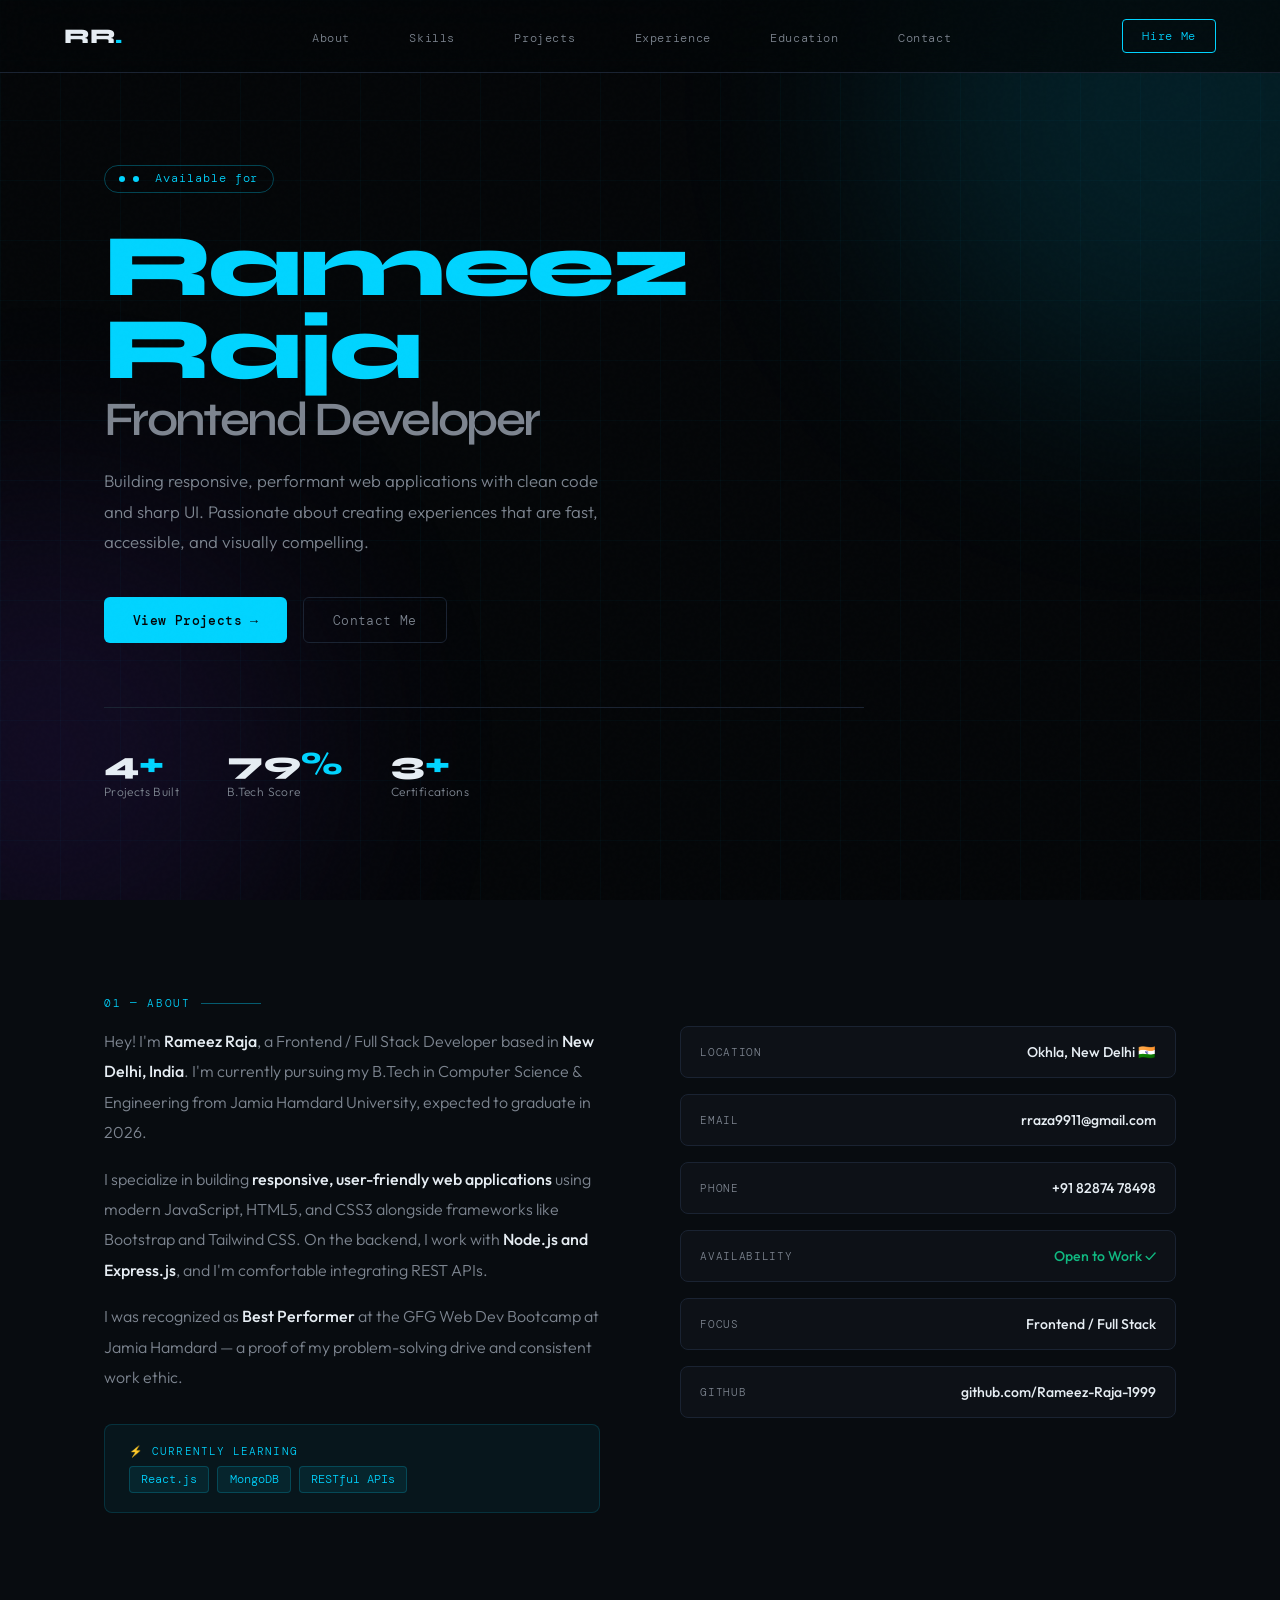
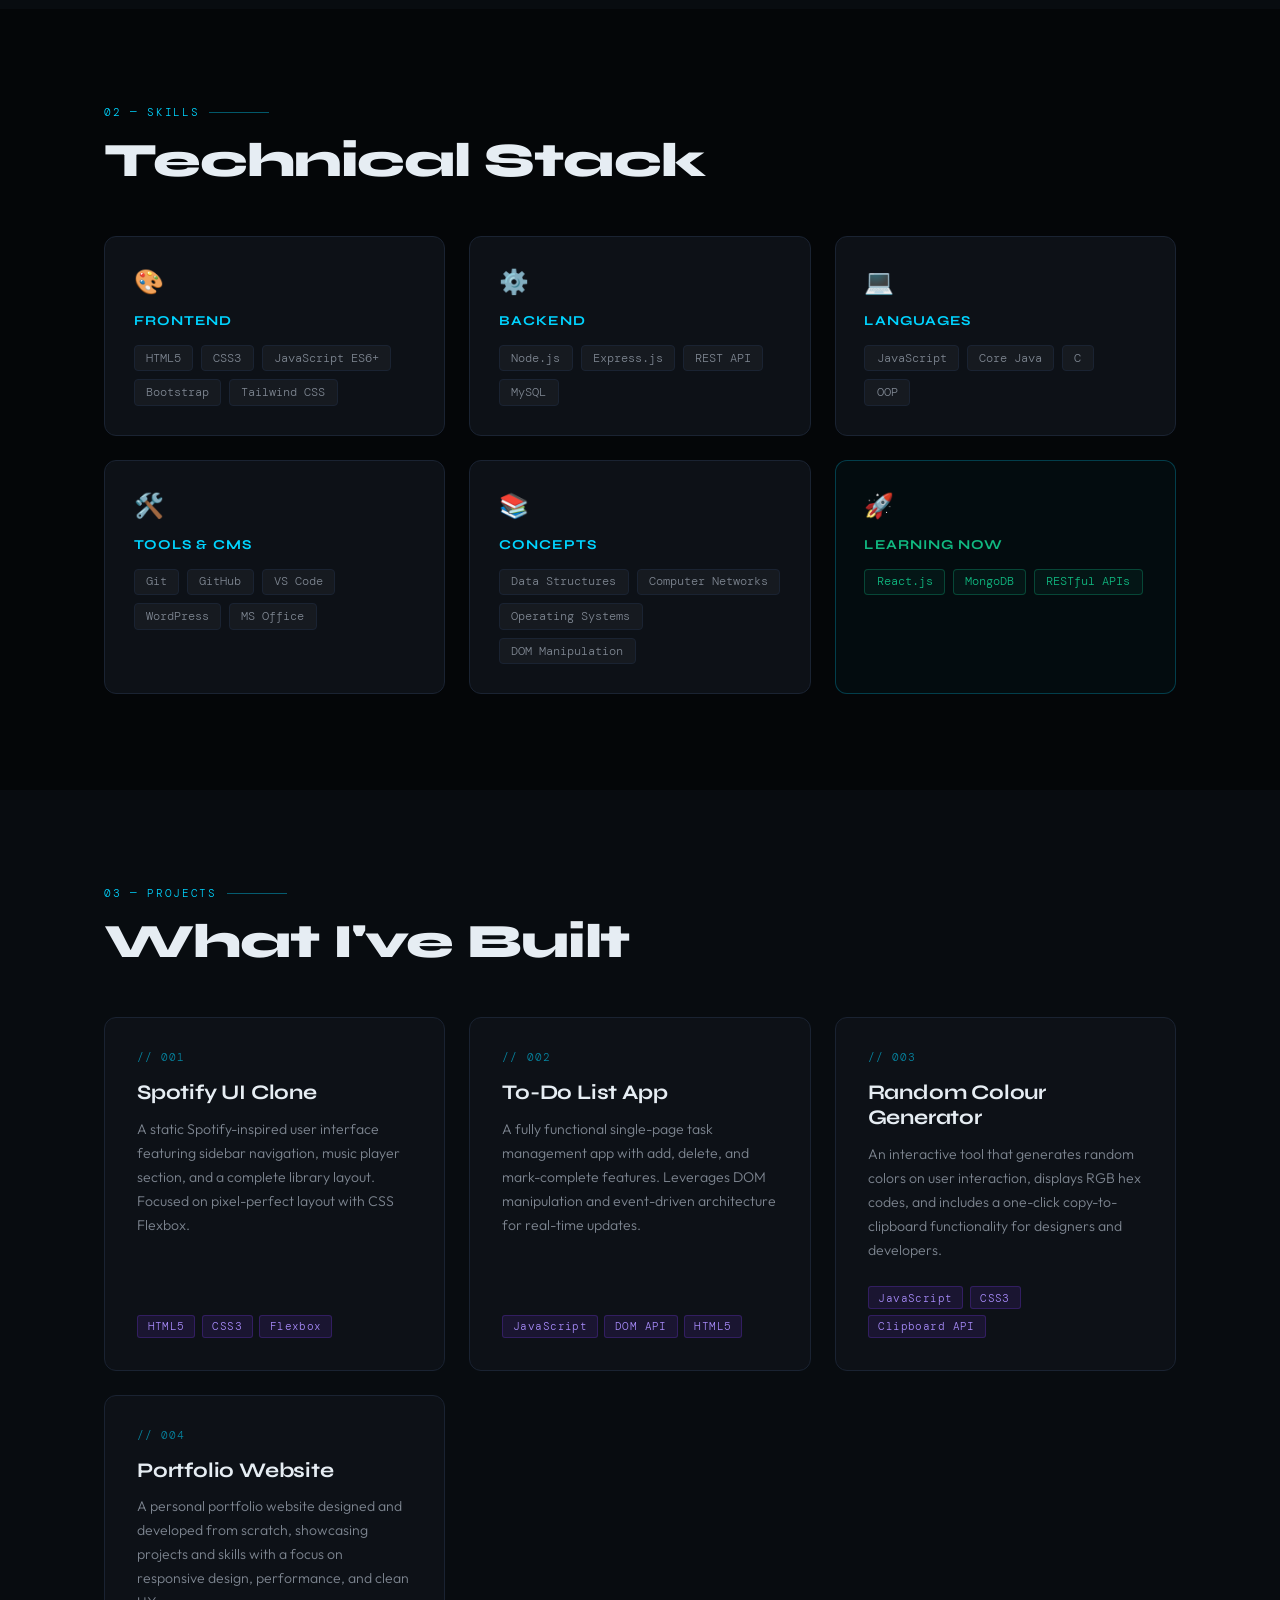
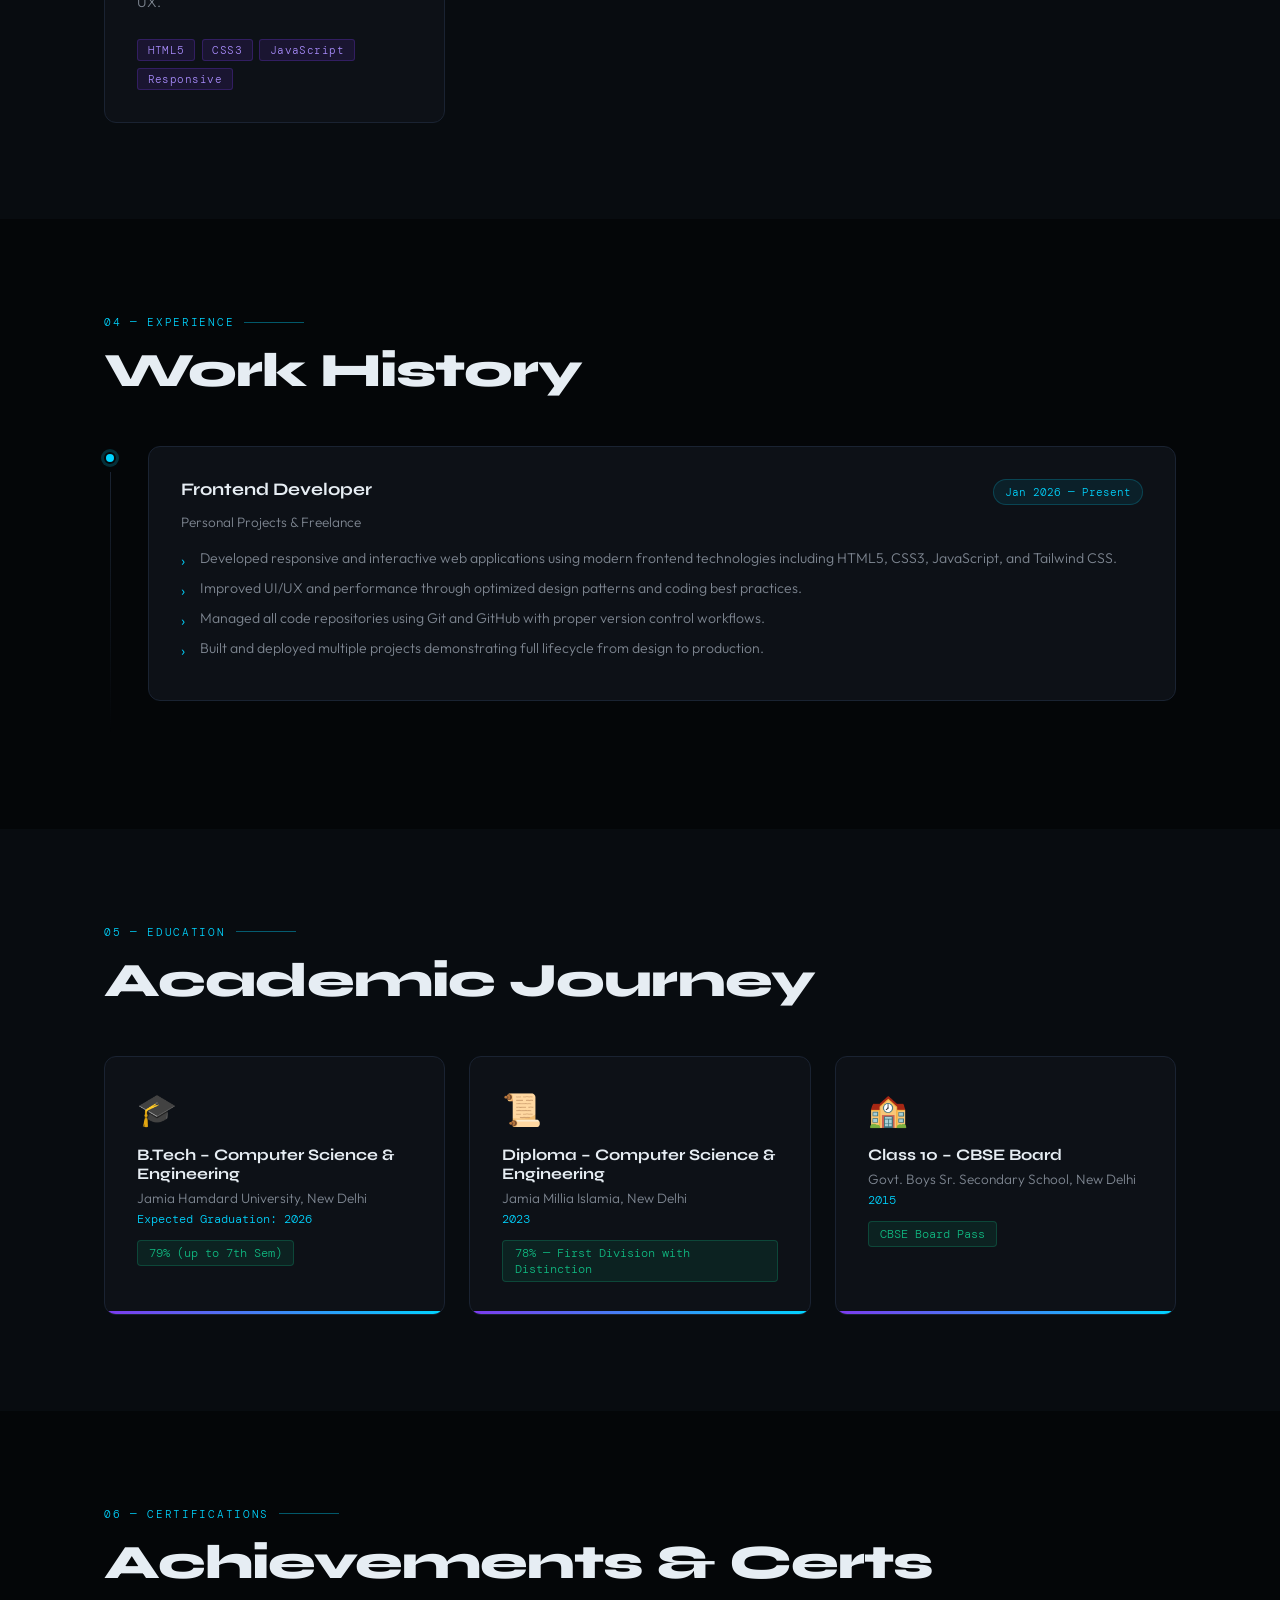
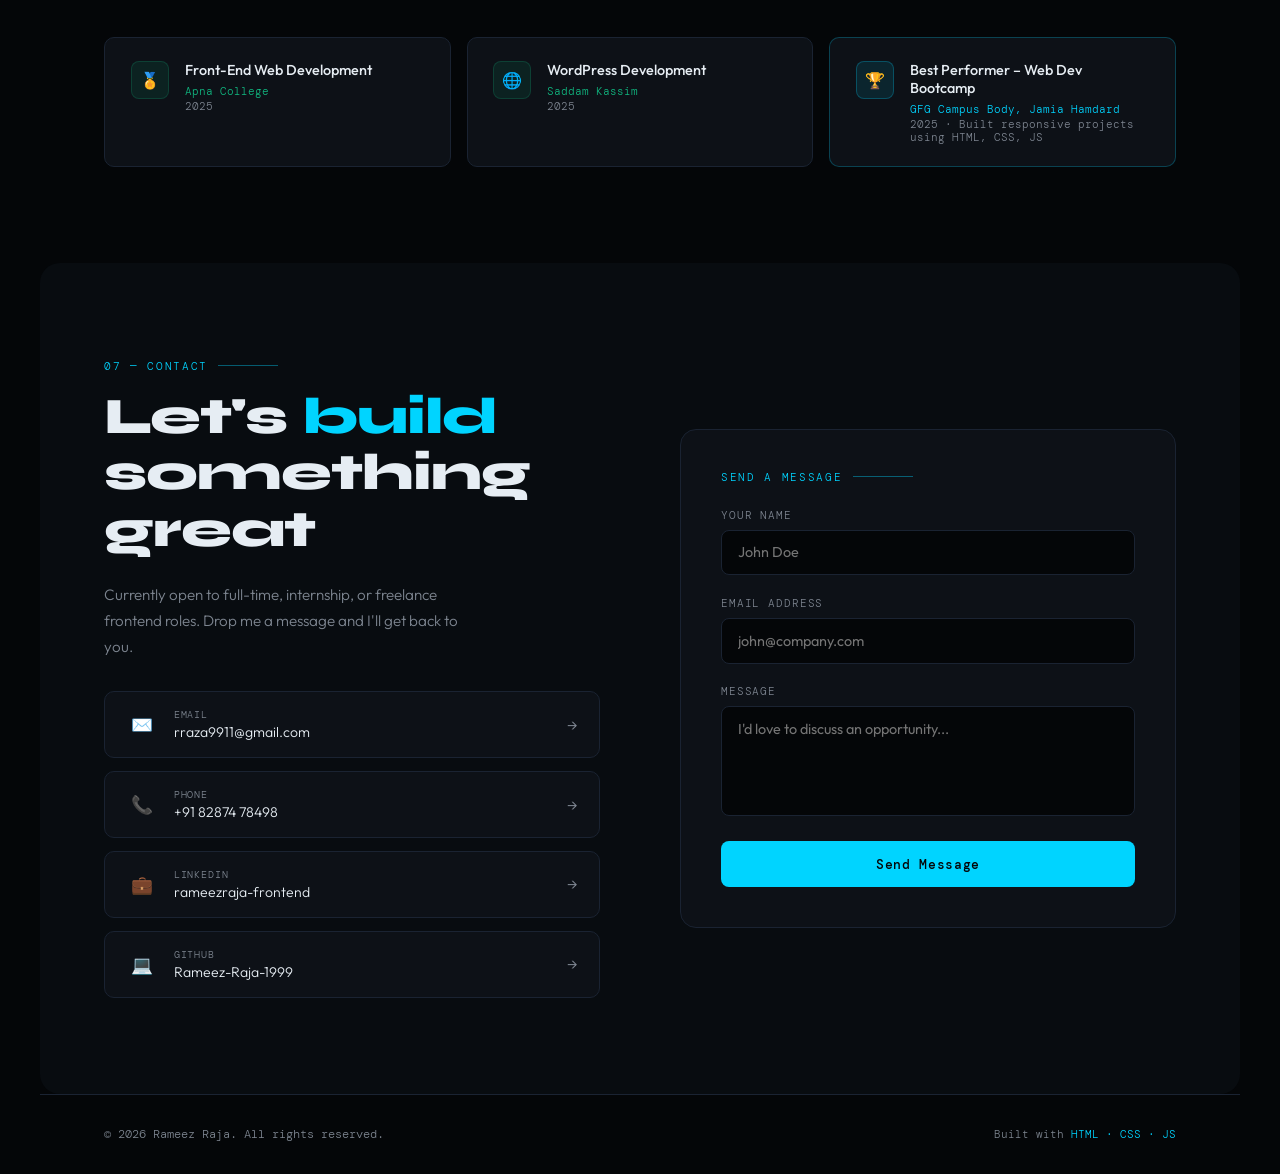
<file: rameez-portfolio.html>
<!DOCTYPE html>
<html lang="en">
<head>
<meta charset="UTF-8">
<meta name="viewport" content="width=device-width, initial-scale=1.0">
<title>Rameez Raja – Frontend Developer</title>
<link href="https://fonts.googleapis.com/css2?family=Syne:wght@400;600;700;800&family=DM+Mono:wght@300;400;500&family=Outfit:wght@300;400;500&display=swap" rel="stylesheet">
<style>
  :root {
    --bg: #040608;
    --bg2: #080c10;
    --surface: #0d1117;
    --border: #1a2332;
    --accent: #00d4ff;
    --accent2: #7c3aed;
    --accent3: #10b981;
    --text: #e6edf3;
    --muted: #7d8590;
    --card: #0d1117;
  }
  *, *::before, *::after { box-sizing: border-box; margin: 0; padding: 0; }
  html { scroll-behavior: smooth; }

  body {
    background: var(--bg);
    color: var(--text);
    font-family: 'Outfit', sans-serif;
    font-weight: 300;
    overflow-x: hidden;
  }

  /* NOISE TEXTURE OVERLAY */
  body::before {
    content: '';
    position: fixed;
    inset: 0;
    background-image: url("data:image/svg+xml,%3Csvg viewBox='0 0 256 256' xmlns='http://www.w3.org/2000/svg'%3E%3Cfilter id='noise'%3E%3CfeTurbulence type='fractalNoise' baseFrequency='0.9' numOctaves='4' stitchTiles='stitch'/%3E%3C/filter%3E%3Crect width='100%25' height='100%25' filter='url(%23noise)' opacity='0.03'/%3E%3C/svg%3E");
    pointer-events: none;
    z-index: 9999;
    opacity: 0.4;
  }

  /* ANIMATED GRID BACKGROUND */
  .grid-bg {
    position: fixed;
    inset: 0;
    background-image:
      linear-gradient(rgba(0,212,255,0.03) 1px, transparent 1px),
      linear-gradient(90deg, rgba(0,212,255,0.03) 1px, transparent 1px);
    background-size: 60px 60px;
    pointer-events: none;
    z-index: 0;
  }

  /* GLOW BLOBS */
  .blob {
    position: fixed;
    border-radius: 50%;
    filter: blur(120px);
    pointer-events: none;
    z-index: 0;
    opacity: 0.12;
    animation: blobFloat 8s ease-in-out infinite alternate;
  }
  .blob-1 { width: 600px; height: 600px; background: var(--accent); top: -200px; right: -200px; }
  .blob-2 { width: 500px; height: 500px; background: var(--accent2); bottom: -100px; left: -200px; animation-delay: -4s; }
  @keyframes blobFloat { 0% { transform: translate(0,0) scale(1); } 100% { transform: translate(30px, 40px) scale(1.05); } }

  /* NAV */
  nav {
    position: fixed;
    top: 0; left: 0; right: 0;
    z-index: 100;
    display: flex;
    align-items: center;
    justify-content: space-between;
    padding: 1.2rem 5%;
    background: rgba(4,6,8,0.7);
    backdrop-filter: blur(20px);
    border-bottom: 1px solid var(--border);
    transition: all 0.3s;
  }
  .logo {
    font-family: 'Syne', sans-serif;
    font-weight: 800;
    font-size: 1.3rem;
    letter-spacing: -0.02em;
    color: var(--text);
  }
  .logo span { color: var(--accent); }
  .nav-links { display: flex; gap: 2.5rem; list-style: none; }
  .nav-links a {
    font-family: 'DM Mono', monospace;
    font-size: 0.78rem;
    color: var(--muted);
    text-decoration: none;
    letter-spacing: 0.05em;
    transition: color 0.2s;
    position: relative;
  }
  .nav-links a::before {
    content: '//';
    color: var(--accent);
    margin-right: 4px;
    opacity: 0;
    transition: opacity 0.2s;
  }
  .nav-links a:hover { color: var(--text); }
  .nav-links a:hover::before { opacity: 1; }
  .nav-cta {
    font-family: 'DM Mono', monospace;
    font-size: 0.78rem;
    padding: 0.5rem 1.2rem;
    border: 1px solid var(--accent);
    color: var(--accent);
    text-decoration: none;
    border-radius: 4px;
    transition: all 0.2s;
    letter-spacing: 0.05em;
  }
  .nav-cta:hover { background: var(--accent); color: var(--bg); }
  .hamburger { display: none; flex-direction: column; gap: 5px; cursor: pointer; background: none; border: none; padding: 4px; }
  .hamburger span { display: block; width: 22px; height: 2px; background: var(--text); transition: all 0.3s; border-radius: 2px; }

  /* SECTIONS */
  section { position: relative; z-index: 1; }

  /* HERO */
  .hero {
    min-height: 100vh;
    display: flex;
    align-items: center;
    padding: 8rem 5% 4rem;
    max-width: 1200px;
    margin: 0 auto;
  }
  .hero-inner { max-width: 760px; }
  .hero-badge {
    display: inline-flex;
    align-items: center;
    gap: 8px;
    font-family: 'DM Mono', monospace;
    font-size: 0.72rem;
    color: var(--accent);
    border: 1px solid rgba(0,212,255,0.3);
    padding: 0.35rem 0.9rem;
    border-radius: 100px;
    margin-bottom: 2rem;
    letter-spacing: 0.08em;
    animation: fadeUp 0.6s ease both;
  }
  .hero-badge::before {
    content: '';
    width: 6px; height: 6px;
    background: var(--accent);
    border-radius: 50%;
    animation: pulse 2s infinite;
  }
  @keyframes pulse { 0%,100%{opacity:1;transform:scale(1)} 50%{opacity:0.4;transform:scale(1.4)} }
  .hero h1 {
    font-family: 'Syne', sans-serif;
    font-weight: 800;
    font-size: clamp(3rem, 7vw, 5.5rem);
    line-height: 0.95;
    letter-spacing: -0.03em;
    margin-bottom: 1.5rem;
    animation: fadeUp 0.6s 0.1s ease both;
  }
  .hero h1 .name-accent { color: var(--accent); }
  .hero h1 .role-line {
    display: block;
    font-size: clamp(1.8rem, 4vw, 3rem);
    color: var(--muted);
    font-weight: 600;
    margin-top: 0.3rem;
  }
  .hero-desc {
    font-size: 1.05rem;
    color: var(--muted);
    line-height: 1.8;
    max-width: 520px;
    margin-bottom: 2.5rem;
    animation: fadeUp 0.6s 0.2s ease both;
  }
  .hero-actions {
    display: flex;
    gap: 1rem;
    flex-wrap: wrap;
    animation: fadeUp 0.6s 0.3s ease both;
  }
  .btn-primary {
    display: inline-flex;
    align-items: center;
    gap: 8px;
    background: var(--accent);
    color: var(--bg);
    font-family: 'DM Mono', monospace;
    font-size: 0.82rem;
    font-weight: 500;
    padding: 0.85rem 1.8rem;
    border-radius: 6px;
    text-decoration: none;
    letter-spacing: 0.03em;
    transition: all 0.2s;
  }
  .btn-primary:hover { background: #33ddff; transform: translateY(-2px); box-shadow: 0 8px 30px rgba(0,212,255,0.3); }
  .btn-ghost {
    display: inline-flex;
    align-items: center;
    gap: 8px;
    border: 1px solid var(--border);
    color: var(--muted);
    font-family: 'DM Mono', monospace;
    font-size: 0.82rem;
    padding: 0.85rem 1.8rem;
    border-radius: 6px;
    text-decoration: none;
    letter-spacing: 0.03em;
    transition: all 0.2s;
  }
  .btn-ghost:hover { border-color: var(--accent); color: var(--accent); }
  .hero-stats {
    display: flex;
    gap: 3rem;
    margin-top: 4rem;
    animation: fadeUp 0.6s 0.4s ease both;
    border-top: 1px solid var(--border);
    padding-top: 2.5rem;
  }
  .stat-item { text-align: left; }
  .stat-num {
    font-family: 'Syne', sans-serif;
    font-size: 2rem;
    font-weight: 800;
    color: var(--text);
    line-height: 1;
  }
  .stat-num span { color: var(--accent); }
  .stat-label { font-size: 0.75rem; color: var(--muted); margin-top: 4px; letter-spacing: 0.03em; }

  @keyframes fadeUp { from { opacity: 0; transform: translateY(24px); } to { opacity: 1; transform: translateY(0); } }

  /* SECTION HEADERS */
  .section-wrap {
    max-width: 1200px;
    margin: 0 auto;
    padding: 6rem 5%;
  }
  .section-label {
    font-family: 'DM Mono', monospace;
    font-size: 0.7rem;
    color: var(--accent);
    letter-spacing: 0.15em;
    text-transform: uppercase;
    margin-bottom: 1rem;
    display: flex;
    align-items: center;
    gap: 10px;
  }
  .section-label::after { content: ''; flex: 1; max-width: 60px; height: 1px; background: var(--accent); opacity: 0.4; }
  .section-title {
    font-family: 'Syne', sans-serif;
    font-size: clamp(2rem, 4vw, 3rem);
    font-weight: 800;
    line-height: 1.1;
    letter-spacing: -0.02em;
    margin-bottom: 3rem;
  }

  /* ABOUT */
  #about { background: var(--bg2); }
  .about-grid {
    display: grid;
    grid-template-columns: 1fr 1fr;
    gap: 5rem;
    align-items: start;
  }
  .about-text p {
    font-size: 1rem;
    color: var(--muted);
    line-height: 1.9;
    margin-bottom: 1rem;
  }
  .about-text p strong { color: var(--text); font-weight: 500; }
  .currently-learning {
    margin-top: 2rem;
    padding: 1.2rem 1.5rem;
    background: rgba(0,212,255,0.05);
    border: 1px solid rgba(0,212,255,0.15);
    border-radius: 8px;
  }
  .currently-learning .cl-label {
    font-family: 'DM Mono', monospace;
    font-size: 0.68rem;
    color: var(--accent);
    letter-spacing: 0.1em;
    margin-bottom: 0.5rem;
  }
  .cl-items { display: flex; gap: 0.5rem; flex-wrap: wrap; margin-top: 0.5rem; }
  .cl-tag {
    font-family: 'DM Mono', monospace;
    font-size: 0.72rem;
    padding: 0.3rem 0.7rem;
    border-radius: 4px;
    background: rgba(0,212,255,0.08);
    color: var(--accent);
    border: 1px solid rgba(0,212,255,0.2);
  }
  .about-info { display: flex; flex-direction: column; gap: 1rem; }
  .info-item {
    display: flex;
    justify-content: space-between;
    align-items: center;
    padding: 1rem 1.2rem;
    background: var(--surface);
    border: 1px solid var(--border);
    border-radius: 8px;
    transition: border-color 0.2s;
  }
  .info-item:hover { border-color: var(--accent); }
  .info-label { font-family: 'DM Mono', monospace; font-size: 0.7rem; color: var(--muted); letter-spacing: 0.06em; }
  .info-value { font-size: 0.88rem; color: var(--text); font-weight: 500; text-align: right; }

  /* SKILLS */
  .skills-grid {
    display: grid;
    grid-template-columns: repeat(auto-fit, minmax(280px, 1fr));
    gap: 1.5rem;
  }
  .skill-card {
    background: var(--surface);
    border: 1px solid var(--border);
    border-radius: 12px;
    padding: 1.8rem;
    transition: all 0.3s;
    position: relative;
    overflow: hidden;
  }
  .skill-card::before {
    content: '';
    position: absolute;
    inset: 0;
    background: linear-gradient(135deg, rgba(0,212,255,0.04), transparent);
    opacity: 0;
    transition: opacity 0.3s;
  }
  .skill-card:hover { border-color: rgba(0,212,255,0.4); transform: translateY(-4px); }
  .skill-card:hover::before { opacity: 1; }
  .skill-card-icon {
    font-size: 1.5rem;
    margin-bottom: 1rem;
  }
  .skill-card-title {
    font-family: 'Syne', sans-serif;
    font-size: 0.85rem;
    font-weight: 700;
    color: var(--accent);
    letter-spacing: 0.08em;
    text-transform: uppercase;
    margin-bottom: 1rem;
  }
  .skill-tags { display: flex; flex-wrap: wrap; gap: 0.5rem; }
  .skill-tag {
    font-family: 'DM Mono', monospace;
    font-size: 0.72rem;
    padding: 0.3rem 0.7rem;
    border-radius: 4px;
    background: rgba(255,255,255,0.04);
    color: var(--muted);
    border: 1px solid var(--border);
    transition: all 0.2s;
  }
  .skill-tag:hover { border-color: var(--accent); color: var(--accent); background: rgba(0,212,255,0.06); }

  /* PROJECTS */
  #projects { background: var(--bg2); }
  .projects-grid {
    display: grid;
    grid-template-columns: repeat(auto-fit, minmax(320px, 1fr));
    gap: 1.5rem;
  }
  .project-card {
    background: var(--surface);
    border: 1px solid var(--border);
    border-radius: 12px;
    padding: 2rem;
    display: flex;
    flex-direction: column;
    transition: all 0.3s;
    position: relative;
    overflow: hidden;
  }
  .project-card::after {
    content: '';
    position: absolute;
    top: 0; left: 0; right: 0;
    height: 2px;
    background: linear-gradient(90deg, var(--accent), var(--accent2));
    transform: scaleX(0);
    transition: transform 0.3s;
    transform-origin: left;
  }
  .project-card:hover { border-color: rgba(0,212,255,0.3); transform: translateY(-6px); box-shadow: 0 20px 60px rgba(0,0,0,0.5); }
  .project-card:hover::after { transform: scaleX(1); }
  .project-number {
    font-family: 'DM Mono', monospace;
    font-size: 0.68rem;
    color: var(--accent);
    opacity: 0.6;
    margin-bottom: 1rem;
    letter-spacing: 0.1em;
  }
  .project-title {
    font-family: 'Syne', sans-serif;
    font-size: 1.3rem;
    font-weight: 700;
    margin-bottom: 0.8rem;
    letter-spacing: -0.01em;
  }
  .project-desc {
    font-size: 0.88rem;
    color: var(--muted);
    line-height: 1.7;
    flex: 1;
    margin-bottom: 1.5rem;
  }
  .project-tech { display: flex; flex-wrap: wrap; gap: 0.4rem; }
  .tech-badge {
    font-family: 'DM Mono', monospace;
    font-size: 0.68rem;
    padding: 0.2rem 0.6rem;
    border-radius: 3px;
    background: rgba(124,58,237,0.12);
    color: #a78bfa;
    border: 1px solid rgba(124,58,237,0.25);
    letter-spacing: 0.04em;
  }

  /* EXPERIENCE */
  .exp-item {
    display: grid;
    grid-template-columns: auto 1fr;
    gap: 2rem;
    position: relative;
  }
  .exp-timeline {
    display: flex;
    flex-direction: column;
    align-items: center;
    padding-top: 6px;
  }
  .exp-dot {
    width: 12px; height: 12px;
    border-radius: 50%;
    background: var(--accent);
    border: 2px solid var(--bg);
    box-shadow: 0 0 0 3px rgba(0,212,255,0.2);
    flex-shrink: 0;
  }
  .exp-line {
    width: 1px;
    flex: 1;
    background: linear-gradient(var(--border), transparent);
    margin-top: 8px;
    min-height: 60px;
  }
  .exp-content {
    background: var(--surface);
    border: 1px solid var(--border);
    border-radius: 12px;
    padding: 2rem;
    margin-bottom: 2rem;
    transition: border-color 0.3s;
  }
  .exp-content:hover { border-color: rgba(0,212,255,0.3); }
  .exp-header { display: flex; justify-content: space-between; align-items: flex-start; margin-bottom: 0.5rem; flex-wrap: wrap; gap: 0.5rem; }
  .exp-title { font-family: 'Syne', sans-serif; font-size: 1.1rem; font-weight: 700; }
  .exp-period {
    font-family: 'DM Mono', monospace;
    font-size: 0.7rem;
    color: var(--accent);
    padding: 0.3rem 0.7rem;
    background: rgba(0,212,255,0.08);
    border: 1px solid rgba(0,212,255,0.2);
    border-radius: 100px;
  }
  .exp-company { font-size: 0.85rem; color: var(--muted); margin-bottom: 1rem; }
  .exp-bullets { list-style: none; }
  .exp-bullets li {
    font-size: 0.88rem;
    color: var(--muted);
    line-height: 1.7;
    padding-left: 1.2rem;
    position: relative;
    margin-bottom: 0.4rem;
  }
  .exp-bullets li::before { content: '›'; color: var(--accent); position: absolute; left: 0; font-size: 1rem; }

  /* EDUCATION */
  #education { background: var(--bg2); }
  .edu-grid { display: grid; grid-template-columns: repeat(auto-fit, minmax(280px, 1fr)); gap: 1.5rem; }
  .edu-card {
    background: var(--surface);
    border: 1px solid var(--border);
    border-radius: 12px;
    padding: 2rem;
    transition: all 0.3s;
    position: relative;
    overflow: hidden;
  }
  .edu-card::before {
    content: '';
    position: absolute;
    bottom: 0; left: 0; right: 0;
    height: 3px;
    background: linear-gradient(90deg, var(--accent2), var(--accent));
  }
  .edu-card:hover { transform: translateY(-4px); border-color: rgba(0,212,255,0.3); }
  .edu-icon { font-size: 2rem; margin-bottom: 1rem; }
  .edu-degree { font-family: 'Syne', sans-serif; font-size: 1rem; font-weight: 700; margin-bottom: 0.4rem; }
  .edu-school { font-size: 0.85rem; color: var(--muted); margin-bottom: 0.3rem; }
  .edu-year { font-family: 'DM Mono', monospace; font-size: 0.72rem; color: var(--accent); margin-bottom: 0.8rem; }
  .edu-score {
    display: inline-block;
    font-family: 'DM Mono', monospace;
    font-size: 0.78rem;
    padding: 0.25rem 0.7rem;
    background: rgba(16,185,129,0.1);
    color: var(--accent3);
    border: 1px solid rgba(16,185,129,0.25);
    border-radius: 4px;
  }

  /* CERTIFICATIONS */
  .certs-grid { display: grid; grid-template-columns: repeat(auto-fit, minmax(260px, 1fr)); gap: 1rem; }
  .cert-card {
    background: var(--surface);
    border: 1px solid var(--border);
    border-radius: 10px;
    padding: 1.4rem 1.6rem;
    display: flex;
    align-items: flex-start;
    gap: 1rem;
    transition: all 0.3s;
  }
  .cert-card:hover { border-color: rgba(16,185,129,0.4); transform: translateX(4px); }
  .cert-icon {
    width: 38px; height: 38px;
    border-radius: 8px;
    background: rgba(16,185,129,0.1);
    border: 1px solid rgba(16,185,129,0.2);
    display: flex;
    align-items: center;
    justify-content: center;
    font-size: 1rem;
    flex-shrink: 0;
  }
  .cert-name { font-size: 0.9rem; font-weight: 500; margin-bottom: 0.3rem; }
  .cert-issuer { font-family: 'DM Mono', monospace; font-size: 0.68rem; color: var(--accent3); }
  .cert-year { font-family: 'DM Mono', monospace; font-size: 0.66rem; color: var(--muted); margin-top: 2px; }

  /* CONTACT */
  .contact-grid {
    display: grid;
    grid-template-columns: 1fr 1fr;
    gap: 5rem;
    align-items: center;
  }
  .contact-left .contact-title {
    font-family: 'Syne', sans-serif;
    font-size: clamp(2rem, 4vw, 3.5rem);
    font-weight: 800;
    letter-spacing: -0.02em;
    line-height: 1.1;
    margin-bottom: 1.5rem;
  }
  .contact-title span { color: var(--accent); }
  .contact-sub { font-size: 0.95rem; color: var(--muted); line-height: 1.7; max-width: 380px; margin-bottom: 2rem; }
  .contact-links { display: flex; flex-direction: column; gap: 0.8rem; }
  .contact-link {
    display: flex;
    align-items: center;
    gap: 1rem;
    padding: 1rem 1.3rem;
    background: var(--surface);
    border: 1px solid var(--border);
    border-radius: 10px;
    text-decoration: none;
    color: var(--text);
    transition: all 0.2s;
  }
  .contact-link:hover { border-color: var(--accent); background: rgba(0,212,255,0.04); }
  .contact-link-icon { font-size: 1.1rem; width: 32px; text-align: center; }
  .contact-link-text { flex: 1; }
  .contact-link-label { font-family: 'DM Mono', monospace; font-size: 0.65rem; color: var(--muted); letter-spacing: 0.08em; }
  .contact-link-val { font-size: 0.88rem; margin-top: 2px; }
  .contact-right {
    background: var(--surface);
    border: 1px solid var(--border);
    border-radius: 16px;
    padding: 2.5rem;
  }
  .form-group { margin-bottom: 1.3rem; }
  .form-group label {
    display: block;
    font-family: 'DM Mono', monospace;
    font-size: 0.68rem;
    color: var(--muted);
    letter-spacing: 0.08em;
    margin-bottom: 0.5rem;
  }
  .form-group input,
  .form-group textarea {
    width: 100%;
    background: var(--bg);
    border: 1px solid var(--border);
    border-radius: 8px;
    padding: 0.8rem 1rem;
    color: var(--text);
    font-family: 'Outfit', sans-serif;
    font-size: 0.9rem;
    outline: none;
    transition: border-color 0.2s;
    resize: none;
  }
  .form-group input:focus,
  .form-group textarea:focus { border-color: var(--accent); }
  .form-group textarea { height: 110px; }
  .form-btn {
    width: 100%;
    background: var(--accent);
    color: var(--bg);
    border: none;
    border-radius: 8px;
    padding: 0.9rem;
    font-family: 'DM Mono', monospace;
    font-size: 0.82rem;
    font-weight: 500;
    cursor: pointer;
    letter-spacing: 0.05em;
    transition: all 0.2s;
  }
  .form-btn:hover { background: #33ddff; transform: translateY(-2px); box-shadow: 0 6px 20px rgba(0,212,255,0.3); }

  /* FOOTER */
  footer {
    border-top: 1px solid var(--border);
    padding: 2rem 5%;
    max-width: 1200px;
    margin: 0 auto;
    display: flex;
    justify-content: space-between;
    align-items: center;
    position: relative;
    z-index: 1;
    flex-wrap: wrap;
    gap: 1rem;
  }
  .footer-copy { font-family: 'DM Mono', monospace; font-size: 0.72rem; color: var(--muted); }
  .footer-tech { font-family: 'DM Mono', monospace; font-size: 0.68rem; color: var(--muted); }
  .footer-tech span { color: var(--accent); }

  /* SCROLL ANIMATIONS */
  .reveal {
    opacity: 0;
    transform: translateY(30px);
    transition: opacity 0.7s ease, transform 0.7s ease;
  }
  .reveal.visible { opacity: 1; transform: translateY(0); }

  /* MOBILE */
  @media (max-width: 768px) {
    .nav-links { display: none; flex-direction: column; gap: 0; position: absolute; top: 100%; left: 0; right: 0; background: rgba(4,6,8,0.98); border-bottom: 1px solid var(--border); padding: 1rem 0; }
    .nav-links.open { display: flex; }
    .nav-links li { border-bottom: 1px solid var(--border); }
    .nav-links a { display: block; padding: 0.9rem 5%; font-size: 0.82rem; }
    .nav-cta { display: none; }
    .hamburger { display: flex; }
    .hero { padding: 7rem 5% 3rem; }
    .hero-stats { gap: 1.5rem; }
    .about-grid, .contact-grid { grid-template-columns: 1fr; gap: 2.5rem; }
    section + section { }
    .section-wrap { padding: 4rem 5%; }
  }
</style>
</head>
<body>

<div class="grid-bg"></div>
<div class="blob blob-1"></div>
<div class="blob blob-2"></div>

<!-- NAV -->
<nav id="navbar">
  <div class="logo">RR<span>.</span></div>
  <ul class="nav-links" id="navLinks">
    <li><a href="#about">About</a></li>
    <li><a href="#skills">Skills</a></li>
    <li><a href="#projects">Projects</a></li>
    <li><a href="#experience">Experience</a></li>
    <li><a href="#education">Education</a></li>
    <li><a href="#contact">Contact</a></li>
  </ul>
  <a href="mailto:rraza9911@gmail.com" class="nav-cta">Hire Me</a>
  <button class="hamburger" id="hamburger" aria-label="Toggle menu">
    <span></span><span></span><span></span>
  </button>
</nav>

<!-- HERO -->
<section class="hero" id="home">
  <div class="hero-inner">
    <div class="hero-badge">Available for opportunities</div>
    <h1>
      <span class="name-accent">Rameez Raja</span>
      <span class="role-line">Frontend Developer</span>
    </h1>
    <p class="hero-desc">
      Building responsive, performant web applications with clean code and sharp UI. Passionate about creating experiences that are fast, accessible, and visually compelling.
    </p>
    <div class="hero-actions">
      <a href="#projects" class="btn-primary">
        <span>View Projects</span>
        <span>→</span>
      </a>
      <a href="#contact" class="btn-ghost">
        <span>Contact Me</span>
      </a>
    </div>
    <div class="hero-stats">
      <div class="stat-item">
        <div class="stat-num">4<span>+</span></div>
        <div class="stat-label">Projects Built</div>
      </div>
      <div class="stat-item">
        <div class="stat-num">79<span>%</span></div>
        <div class="stat-label">B.Tech Score</div>
      </div>
      <div class="stat-item">
        <div class="stat-num">3<span>+</span></div>
        <div class="stat-label">Certifications</div>
      </div>
    </div>
  </div>
</section>

<!-- ABOUT -->
<section id="about">
  <div class="section-wrap">
    <div class="section-label">01 — About</div>
    <div class="about-grid reveal">
      <div class="about-text">
        <p>
          Hey! I'm <strong>Rameez Raja</strong>, a Frontend / Full Stack Developer based in <strong>New Delhi, India</strong>. I'm currently pursuing my B.Tech in Computer Science & Engineering from Jamia Hamdard University, expected to graduate in 2026.
        </p>
        <p>
          I specialize in building <strong>responsive, user-friendly web applications</strong> using modern JavaScript, HTML5, and CSS3 alongside frameworks like Bootstrap and Tailwind CSS. On the backend, I work with <strong>Node.js and Express.js</strong>, and I'm comfortable integrating REST APIs.
        </p>
        <p>
          I was recognized as <strong>Best Performer</strong> at the GFG Web Dev Bootcamp at Jamia Hamdard — a proof of my problem-solving drive and consistent work ethic.
        </p>
        <div class="currently-learning">
          <div class="cl-label">⚡ CURRENTLY LEARNING</div>
          <div class="cl-items">
            <span class="cl-tag">React.js</span>
            <span class="cl-tag">MongoDB</span>
            <span class="cl-tag">RESTful APIs</span>
          </div>
        </div>
      </div>
      <div class="about-info">
        <div class="info-item">
          <span class="info-label">LOCATION</span>
          <span class="info-value">Okhla, New Delhi 🇮🇳</span>
        </div>
        <div class="info-item">
          <span class="info-label">EMAIL</span>
          <span class="info-value">rraza9911@gmail.com</span>
        </div>
        <div class="info-item">
          <span class="info-label">PHONE</span>
          <span class="info-value">+91 82874 78498</span>
        </div>
        <div class="info-item">
          <span class="info-label">AVAILABILITY</span>
          <span class="info-value" style="color:var(--accent3);">Open to Work ✓</span>
        </div>
        <div class="info-item">
          <span class="info-label">FOCUS</span>
          <span class="info-value">Frontend / Full Stack</span>
        </div>
        <div class="info-item">
          <span class="info-label">GITHUB</span>
          <span class="info-value">github.com/Rameez-Raja-1999</span>
        </div>
      </div>
    </div>
  </div>
</section>

<!-- SKILLS -->
<section id="skills">
  <div class="section-wrap">
    <div class="section-label">02 — Skills</div>
    <h2 class="section-title">Technical Stack</h2>
    <div class="skills-grid reveal">
      <div class="skill-card">
        <div class="skill-card-icon">🎨</div>
        <div class="skill-card-title">Frontend</div>
        <div class="skill-tags">
          <span class="skill-tag">HTML5</span>
          <span class="skill-tag">CSS3</span>
          <span class="skill-tag">JavaScript ES6+</span>
          <span class="skill-tag">Bootstrap</span>
          <span class="skill-tag">Tailwind CSS</span>
        </div>
      </div>
      <div class="skill-card">
        <div class="skill-card-icon">⚙️</div>
        <div class="skill-card-title">Backend</div>
        <div class="skill-tags">
          <span class="skill-tag">Node.js</span>
          <span class="skill-tag">Express.js</span>
          <span class="skill-tag">REST API</span>
          <span class="skill-tag">MySQL</span>
        </div>
      </div>
      <div class="skill-card">
        <div class="skill-card-icon">💻</div>
        <div class="skill-card-title">Languages</div>
        <div class="skill-tags">
          <span class="skill-tag">JavaScript</span>
          <span class="skill-tag">Core Java</span>
          <span class="skill-tag">C</span>
          <span class="skill-tag">OOP</span>
        </div>
      </div>
      <div class="skill-card">
        <div class="skill-card-icon">🛠️</div>
        <div class="skill-card-title">Tools & CMS</div>
        <div class="skill-tags">
          <span class="skill-tag">Git</span>
          <span class="skill-tag">GitHub</span>
          <span class="skill-tag">VS Code</span>
          <span class="skill-tag">WordPress</span>
          <span class="skill-tag">MS Office</span>
        </div>
      </div>
      <div class="skill-card">
        <div class="skill-card-icon">📚</div>
        <div class="skill-card-title">Concepts</div>
        <div class="skill-tags">
          <span class="skill-tag">Data Structures</span>
          <span class="skill-tag">Computer Networks</span>
          <span class="skill-tag">Operating Systems</span>
          <span class="skill-tag">DOM Manipulation</span>
        </div>
      </div>
      <div class="skill-card" style="border-color: rgba(0,212,255,0.25); background: rgba(0,212,255,0.03);">
        <div class="skill-card-icon">🚀</div>
        <div class="skill-card-title" style="color: var(--accent3);">Learning Now</div>
        <div class="skill-tags">
          <span class="skill-tag" style="border-color:rgba(16,185,129,0.3);color:var(--accent3);background:rgba(16,185,129,0.06)">React.js</span>
          <span class="skill-tag" style="border-color:rgba(16,185,129,0.3);color:var(--accent3);background:rgba(16,185,129,0.06)">MongoDB</span>
          <span class="skill-tag" style="border-color:rgba(16,185,129,0.3);color:var(--accent3);background:rgba(16,185,129,0.06)">RESTful APIs</span>
        </div>
      </div>
    </div>
  </div>
</section>

<!-- PROJECTS -->
<section id="projects">
  <div class="section-wrap">
    <div class="section-label">03 — Projects</div>
    <h2 class="section-title">What I've Built</h2>
    <div class="projects-grid reveal">
      <div class="project-card">
        <div class="project-number">// 001</div>
        <div class="project-title">Spotify UI Clone</div>
        <p class="project-desc">A static Spotify-inspired user interface featuring sidebar navigation, music player section, and a complete library layout. Focused on pixel-perfect layout with CSS Flexbox.</p>
        <div class="project-tech">
          <span class="tech-badge">HTML5</span>
          <span class="tech-badge">CSS3</span>
          <span class="tech-badge">Flexbox</span>
        </div>
      </div>
      <div class="project-card">
        <div class="project-number">// 002</div>
        <div class="project-title">To-Do List App</div>
        <p class="project-desc">A fully functional single-page task management app with add, delete, and mark-complete features. Leverages DOM manipulation and event-driven architecture for real-time updates.</p>
        <div class="project-tech">
          <span class="tech-badge">JavaScript</span>
          <span class="tech-badge">DOM API</span>
          <span class="tech-badge">HTML5</span>
        </div>
      </div>
      <div class="project-card">
        <div class="project-number">// 003</div>
        <div class="project-title">Random Colour Generator</div>
        <p class="project-desc">An interactive tool that generates random colors on user interaction, displays RGB hex codes, and includes a one-click copy-to-clipboard functionality for designers and developers.</p>
        <div class="project-tech">
          <span class="tech-badge">JavaScript</span>
          <span class="tech-badge">CSS3</span>
          <span class="tech-badge">Clipboard API</span>
        </div>
      </div>
      <div class="project-card">
        <div class="project-number">// 004</div>
        <div class="project-title">Portfolio Website</div>
        <p class="project-desc">A personal portfolio website designed and developed from scratch, showcasing projects and skills with a focus on responsive design, performance, and clean UX.</p>
        <div class="project-tech">
          <span class="tech-badge">HTML5</span>
          <span class="tech-badge">CSS3</span>
          <span class="tech-badge">JavaScript</span>
          <span class="tech-badge">Responsive</span>
        </div>
      </div>
    </div>
  </div>
</section>

<!-- EXPERIENCE -->
<section id="experience">
  <div class="section-wrap">
    <div class="section-label">04 — Experience</div>
    <h2 class="section-title">Work History</h2>
    <div class="reveal">
      <div class="exp-item">
        <div class="exp-timeline">
          <div class="exp-dot"></div>
          <div class="exp-line"></div>
        </div>
        <div class="exp-content">
          <div class="exp-header">
            <div class="exp-title">Frontend Developer</div>
            <div class="exp-period">Jan 2026 — Present</div>
          </div>
          <div class="exp-company">Personal Projects & Freelance</div>
          <ul class="exp-bullets">
            <li>Developed responsive and interactive web applications using modern frontend technologies including HTML5, CSS3, JavaScript, and Tailwind CSS.</li>
            <li>Improved UI/UX and performance through optimized design patterns and coding best practices.</li>
            <li>Managed all code repositories using Git and GitHub with proper version control workflows.</li>
            <li>Built and deployed multiple projects demonstrating full lifecycle from design to production.</li>
          </ul>
        </div>
      </div>
    </div>
  </div>
</section>

<!-- EDUCATION -->
<section id="education">
  <div class="section-wrap">
    <div class="section-label">05 — Education</div>
    <h2 class="section-title">Academic Journey</h2>
    <div class="edu-grid reveal">
      <div class="edu-card">
        <div class="edu-icon">🎓</div>
        <div class="edu-degree">B.Tech – Computer Science & Engineering</div>
        <div class="edu-school">Jamia Hamdard University, New Delhi</div>
        <div class="edu-year">Expected Graduation: 2026</div>
        <div class="edu-score">79% (up to 7th Sem)</div>
      </div>
      <div class="edu-card">
        <div class="edu-icon">📜</div>
        <div class="edu-degree">Diploma – Computer Science & Engineering</div>
        <div class="edu-school">Jamia Millia Islamia, New Delhi</div>
        <div class="edu-year">2023</div>
        <div class="edu-score">78% — First Division with Distinction</div>
      </div>
      <div class="edu-card">
        <div class="edu-icon">🏫</div>
        <div class="edu-degree">Class 10 – CBSE Board</div>
        <div class="edu-school">Govt. Boys Sr. Secondary School, New Delhi</div>
        <div class="edu-year">2015</div>
        <div class="edu-score">CBSE Board Pass</div>
      </div>
    </div>
  </div>
</section>

<!-- CERTIFICATIONS -->
<section id="certifications">
  <div class="section-wrap">
    <div class="section-label">06 — Certifications</div>
    <h2 class="section-title">Achievements & Certs</h2>
    <div class="certs-grid reveal">
      <div class="cert-card">
        <div class="cert-icon">🏅</div>
        <div>
          <div class="cert-name">Front-End Web Development</div>
          <div class="cert-issuer">Apna College</div>
          <div class="cert-year">2025</div>
        </div>
      </div>
      <div class="cert-card">
        <div class="cert-icon">🌐</div>
        <div>
          <div class="cert-name">WordPress Development</div>
          <div class="cert-issuer">Saddam Kassim</div>
          <div class="cert-year">2025</div>
        </div>
      </div>
      <div class="cert-card" style="border-color: rgba(0,212,255,0.25);">
        <div class="cert-icon" style="background:rgba(0,212,255,0.1);border-color:rgba(0,212,255,0.25)">🏆</div>
        <div>
          <div class="cert-name">Best Performer – Web Dev Bootcamp</div>
          <div class="cert-issuer" style="color:var(--accent)">GFG Campus Body, Jamia Hamdard</div>
          <div class="cert-year">2025 · Built responsive projects using HTML, CSS, JS</div>
        </div>
      </div>
    </div>
  </div>
</section>

<!-- CONTACT -->
<section id="contact">
  <div class="section-wrap" style="background:var(--bg2);border-radius:20px">
    <div class="contact-grid">
      <div class="contact-left reveal">
        <div class="section-label">07 — Contact</div>
        <h2 class="contact-title">Let's <span>build</span> something great</h2>
        <p class="contact-sub">Currently open to full-time, internship, or freelance frontend roles. Drop me a message and I'll get back to you.</p>
        <div class="contact-links">
          <a href="mailto:rraza9911@gmail.com" class="contact-link">
            <div class="contact-link-icon">✉️</div>
            <div class="contact-link-text">
              <div class="contact-link-label">EMAIL</div>
              <div class="contact-link-val">rraza9911@gmail.com</div>
            </div>
            <span style="color:var(--muted)">→</span>
          </a>
          <a href="tel:+918287478498" class="contact-link">
            <div class="contact-link-icon">📞</div>
            <div class="contact-link-text">
              <div class="contact-link-label">PHONE</div>
              <div class="contact-link-val">+91 82874 78498</div>
            </div>
            <span style="color:var(--muted)">→</span>
          </a>
          <a href="https://www.linkedin.com/in/rameezraja-frontend" target="_blank" class="contact-link">
            <div class="contact-link-icon">💼</div>
            <div class="contact-link-text">
              <div class="contact-link-label">LINKEDIN</div>
              <div class="contact-link-val">rameezraja-frontend</div>
            </div>
            <span style="color:var(--muted)">→</span>
          </a>
          <a href="https://github.com/Rameez-Raja-1999" target="_blank" class="contact-link">
            <div class="contact-link-icon">💻</div>
            <div class="contact-link-text">
              <div class="contact-link-label">GITHUB</div>
              <div class="contact-link-val">Rameez-Raja-1999</div>
            </div>
            <span style="color:var(--muted)">→</span>
          </a>
        </div>
      </div>
      <div class="contact-right reveal">
        <div style="margin-bottom:1.5rem">
          <div class="section-label" style="margin-bottom:0.5rem">Send a Message</div>
        </div>
        <div class="form-group">
          <label>YOUR NAME</label>
          <input type="text" placeholder="John Doe">
        </div>
        <div class="form-group">
          <label>EMAIL ADDRESS</label>
          <input type="email" placeholder="john@company.com">
        </div>
        <div class="form-group">
          <label>MESSAGE</label>
          <textarea placeholder="I'd love to discuss an opportunity..."></textarea>
        </div>
        <button class="form-btn" onclick="this.textContent='Message Sent! ✓';this.style.background='#10b981';setTimeout(()=>{this.textContent='Send Message';this.style.background=''},3000)">Send Message</button>
      </div>
    </div>
  </div>
</section>

<!-- FOOTER -->
<footer>
  <div class="footer-copy">© 2026 Rameez Raja. All rights reserved.</div>
  <div class="footer-tech">Built with <span>HTML · CSS · JS</span></div>
</footer>

<script>
  // Hamburger
  const hamburger = document.getElementById('hamburger');
  const navLinks = document.getElementById('navLinks');
  hamburger.addEventListener('click', () => navLinks.classList.toggle('open'));
  navLinks.querySelectorAll('a').forEach(a => a.addEventListener('click', () => navLinks.classList.remove('open')));

  // Scroll reveal
  const reveals = document.querySelectorAll('.reveal');
  const observer = new IntersectionObserver((entries) => {
    entries.forEach(e => { if (e.isIntersecting) { e.target.classList.add('visible'); observer.unobserve(e.target); } });
  }, { threshold: 0.1 });
  reveals.forEach(el => observer.observe(el));

  // Active nav highlight
  const sections = document.querySelectorAll('section[id]');
  const navAnchors = document.querySelectorAll('.nav-links a');
  window.addEventListener('scroll', () => {
    let cur = '';
    sections.forEach(s => { if (window.scrollY >= s.offsetTop - 120) cur = s.id; });
    navAnchors.forEach(a => {
      a.style.color = a.getAttribute('href') === '#'+cur ? 'var(--text)' : '';
    });
  });

  // Typing effect in hero badge
  const badge = document.querySelector('.hero-badge');
  const texts = ['Available for opportunities', 'Open to internships', 'Ready to build together'];
  let ti = 0, ci = 0, deleting = false;
  function type() {
    const txt = texts[ti];
    if (!deleting) {
      badge.childNodes[badge.childNodes.length-1].textContent = txt.slice(0, ++ci);
      if (ci === txt.length) { deleting = true; setTimeout(type, 2000); return; }
    } else {
      badge.childNodes[badge.childNodes.length-1].textContent = txt.slice(0, --ci);
      if (ci === 0) { deleting = false; ti = (ti+1)%texts.length; }
    }
    setTimeout(type, deleting ? 40 : 70);
  }
  // Set up badge text node
  badge.innerHTML = '';
  badge.innerHTML = '<span style="display:inline-block;width:6px;height:6px;background:var(--accent);border-radius:50%;animation:pulse 2s infinite;margin-right:8px"></span>';
  badge.appendChild(document.createTextNode(''));
  setTimeout(type, 1000);
</script>
</body>
</html>
</file>
<file: style.css>
/* ─────────────────────────────────────────
   RAMEEZ RAJA — PORTFOLIO STYLESHEET
   Dark + Glassmorphism · Fully Responsive
───────────────────────────────────────── */

/* ── RESET & TOKENS ── */
*, *::before, *::after { margin:0; padding:0; box-sizing:border-box; }

:root {
  --bg:        #050d18;
  --bg2:       #080f1e;
  --bg3:       #0c1628;
  --surface:   rgba(255,255,255,0.04);
  --surface2:  rgba(255,255,255,0.07);
  --border:    rgba(0,200,255,0.14);
  --border2:   rgba(255,255,255,0.08);
  --cyan:      #00d9f5;
  --cyan2:     #00b4d8;
  --green:     #1edc78;
  --white:     #f0f6ff;
  --muted:     rgba(180,210,240,0.55);
  --muted2:    rgba(180,210,240,0.28);
  --fd:        'Syne', sans-serif;
  --fb:        'DM Sans', sans-serif;
  --fm:        'JetBrains Mono', monospace;
  --r:         12px;
  --r-sm:      6px;
  --ease:      0.3s cubic-bezier(0.4,0,0.2,1);
}

html { scroll-behavior:smooth; }

body {
  font-family: var(--fb);
  background: var(--bg);
  color: var(--white);
  overflow-x: hidden;
  line-height: 1.6;
}

::selection { background:rgba(0,217,245,0.22); color:#fff; }

/* SCROLLBAR */
::-webkit-scrollbar { width:4px; }
::-webkit-scrollbar-track { background:var(--bg); }
::-webkit-scrollbar-thumb { background:var(--cyan2); border-radius:4px; }

/* GRID BG */
.grid-bg {
  position:fixed; inset:0; z-index:0; pointer-events:none;
  background-image:
    linear-gradient(rgba(0,180,255,0.028) 1px, transparent 1px),
    linear-gradient(90deg, rgba(0,180,255,0.028) 1px, transparent 1px);
  background-size:64px 64px;
  mask-image: radial-gradient(ellipse 80% 80% at 50% 50%, black 20%, transparent 100%);
}

/* CURSOR GLOW */
.cursor-glow {
  position:fixed; width:320px; height:320px; border-radius:50%;
  pointer-events:none; z-index:1; transform:translate(-50%,-50%);
  background:radial-gradient(circle, rgba(0,200,255,0.055) 0%, transparent 70%);
  transition:left .08s ease, top .08s ease;
}

/* ── NAVBAR ── */
nav {
  position:fixed; top:0; left:0; right:0; z-index:1000;
  height:68px; padding:0 6%;
  display:flex; align-items:center; justify-content:space-between;
  background:rgba(5,13,24,0.75);
  backdrop-filter:blur(22px);
  -webkit-backdrop-filter:blur(22px);
  border-bottom:1px solid var(--border2);
  transition:var(--ease);
}
nav.scrolled { background:rgba(5,13,24,0.96); }

.nav-logo {
  font-family:var(--fd); font-size:1.3rem; font-weight:800;
  background:linear-gradient(135deg,#fff 0%,var(--cyan) 100%);
  -webkit-background-clip:text; -webkit-text-fill-color:transparent;
  background-clip:text; text-decoration:none; letter-spacing:-0.5px;
}

.nav-links { display:flex; gap:2rem; list-style:none; }
.nav-links a {
  font-family:var(--fm); font-size:0.76rem; color:var(--muted);
  text-decoration:none; letter-spacing:1px;
  position:relative; padding-bottom:3px; transition:color var(--ease);
}
.nav-links a::after {
  content:''; position:absolute; bottom:0; left:0;
  width:0; height:1px; background:var(--cyan); transition:width var(--ease);
}
.nav-links a:hover,
.nav-links a.active { color:var(--cyan); }
.nav-links a:hover::after,
.nav-links a.active::after { width:100%; }

.nav-cta {
  font-family:var(--fm); font-size:0.76rem; padding:8px 22px;
  border:1px solid var(--cyan); border-radius:24px;
  color:var(--cyan); text-decoration:none; letter-spacing:1px;
  transition:var(--ease);
}
.nav-cta:hover { background:rgba(0,217,245,0.1); box-shadow:0 0 20px rgba(0,217,245,0.15); }

.hamburger { display:none; flex-direction:column; gap:5px; cursor:pointer; padding:6px; }
.hamburger span {
  display:block; width:22px; height:1.5px;
  background:var(--muted); border-radius:2px; transition:var(--ease);
}
.hamburger.open span:nth-child(1) { transform:translateY(6.5px) rotate(45deg); }
.hamburger.open span:nth-child(2) { opacity:0; }
.hamburger.open span:nth-child(3) { transform:translateY(-6.5px) rotate(-45deg); }

/* MOBILE MENU */
.mobile-menu {
  display:none; flex-direction:column;
  position:fixed; top:68px; left:0; right:0; z-index:999;
  background:rgba(5,13,24,0.97);
  backdrop-filter:blur(24px);
  padding:24px 6% 32px; gap:0;
  border-bottom:1px solid var(--border2);
  transform:translateY(-8px); opacity:0;
  transition:opacity .25s ease, transform .25s ease;
}
.mobile-menu.open { display:flex; opacity:1; transform:translateY(0); }
.mobile-menu a {
  color:var(--muted); text-decoration:none;
  font-family:var(--fm); font-size:0.9rem; letter-spacing:1px;
  padding:14px 0; border-bottom:1px solid var(--border2);
  transition:color var(--ease);
}
.mobile-menu a:last-child { border-bottom:none; }
.mobile-menu a:hover { color:var(--cyan); }

/* ── SECTIONS ── */
section { position:relative; z-index:2; }
.container { max-width:1100px; margin:0 auto; padding:0 6%; }

/* ── HERO ── */
#hero {
  min-height:100vh; display:flex; align-items:center;
  padding-top:68px; overflow:hidden; position:relative;
}
.hero-glow-1 {
  position:absolute; width:700px; height:700px; border-radius:50%; pointer-events:none;
  background:radial-gradient(circle,rgba(0,180,255,0.07) 0%,transparent 70%);
  top:-250px; right:-150px;
}
.hero-glow-2 {
  position:absolute; width:450px; height:450px; border-radius:50%; pointer-events:none;
  background:radial-gradient(circle,rgba(30,220,120,0.05) 0%,transparent 70%);
  bottom:-120px; left:5%;
}
.hero-inner {
  display:grid; grid-template-columns:1fr 1fr;
  gap:64px; align-items:center; width:100%;
  padding:60px 0;
}

/* Hero tag */
.hero-tag {
  display:inline-flex; align-items:center; gap:8px;
  font-family:var(--fm); font-size:0.74rem; color:var(--cyan);
  letter-spacing:1.5px; margin-bottom:24px;
  padding:7px 16px; border:1px solid rgba(0,217,245,0.22);
  border-radius:24px; background:rgba(0,217,245,0.05);
}
.hero-tag-dot {
  width:7px; height:7px; border-radius:50%; background:var(--cyan);
  animation:pulse 2s ease-in-out infinite;
}
@keyframes pulse {
  0%,100% { opacity:1; transform:scale(1); }
  50% { opacity:0.4; transform:scale(0.75); }
}

.hero-name {
  font-family:var(--fd);
  font-size:clamp(3.2rem,6.5vw,5.8rem);
  font-weight:800; line-height:1; letter-spacing:-2.5px; margin-bottom:18px;
  background:linear-gradient(135deg,#fff 0%,#e8f6ff 50%,#9dd4f5 100%);
  -webkit-background-clip:text; -webkit-text-fill-color:transparent; background-clip:text;
}
.hero-title {
  font-family:var(--fd); font-size:clamp(1rem,2.2vw,1.5rem);
  font-weight:600; color:var(--cyan); margin-bottom:20px; letter-spacing:-0.3px;
}
.hero-desc {
  font-size:0.98rem; color:var(--muted); line-height:1.85;
  max-width:500px; margin-bottom:36px;
}
.hl { color:var(--cyan); font-weight:500; }

.hero-btns { display:flex; gap:14px; flex-wrap:wrap; }

/* Buttons */
.btn-primary {
  display:inline-flex; align-items:center; gap:8px;
  padding:12px 28px; border-radius:8px; font-size:0.9rem; font-weight:500;
  background:linear-gradient(135deg,var(--cyan2),var(--cyan));
  color:#000; text-decoration:none; border:none; cursor:pointer;
  transition:var(--ease); letter-spacing:0.2px;
  box-shadow:0 0 28px rgba(0,180,255,0.22);
}
.btn-primary:hover { transform:translateY(-2px); box-shadow:0 8px 32px rgba(0,180,255,0.35); }
.btn-outline {
  display:inline-flex; align-items:center; gap:8px;
  padding:12px 28px; border-radius:8px; font-size:0.9rem; font-weight:500;
  border:1px solid var(--border2); color:var(--white); text-decoration:none;
  background:var(--surface); backdrop-filter:blur(10px); transition:var(--ease);
}
.btn-outline:hover { border-color:var(--cyan); color:var(--cyan); background:rgba(0,217,245,0.05); }
.btn-submit { width:100%; justify-content:center; font-family:var(--fb); }

/* Code card */
.code-card {
  background:rgba(8,15,30,0.92); border:1px solid var(--border);
  border-radius:var(--r); padding:24px;
  backdrop-filter:blur(20px); position:relative; overflow:hidden;
  box-shadow:0 24px 64px rgba(0,0,0,0.5), inset 0 1px 0 rgba(255,255,255,0.04);
}
.code-card::before {
  content:''; position:absolute; top:0; left:0; right:0; height:1px;
  background:linear-gradient(90deg,transparent,var(--cyan),transparent);
}
.code-card-header {
  display:flex; align-items:center; gap:7px;
  margin-bottom:20px; padding-bottom:16px; border-bottom:1px solid var(--border2);
}
.dot-red    { width:11px; height:11px; border-radius:50%; background:#ff5f57; }
.dot-yellow { width:11px; height:11px; border-radius:50%; background:#febc2e; }
.dot-green-d{ width:11px; height:11px; border-radius:50%; background:#28c840; }
.code-file  { font-family:var(--fm); font-size:0.72rem; color:var(--muted2); margin-left:auto; }

.code-body { font-family:var(--fm); font-size:0.8rem; line-height:1.9; }
.code-line  { display:flex; }
.c-ln  { color:rgba(180,210,240,0.2); margin-right:16px; font-size:0.7rem; user-select:none; min-width:18px; }
.c-kw  { color:#c792ea; }
.c-fn  { color:#82aaff; }
.c-str { color:#c3e88d; }
.c-num { color:#f78c6c; }
.c-cm  { color:rgba(180,210,240,0.32); font-style:italic; }
.c-cy  { color:var(--cyan); }
.c-gr  { color:var(--green); }
.c-wh  { color:var(--white); }

.hero-stats { display:grid; grid-template-columns:repeat(3,1fr); gap:12px; margin-top:14px; }
.stat-chip {
  padding:14px 8px; text-align:center;
  background:var(--surface); border:1px solid var(--border2); border-radius:10px;
  backdrop-filter:blur(10px); transition:var(--ease);
}
.stat-chip:hover { border-color:var(--border); background:var(--surface2); }
.stat-num { font-family:var(--fd); font-size:1.5rem; font-weight:700; color:var(--cyan); }
.stat-lbl { font-size:0.68rem; color:var(--muted2); letter-spacing:1.5px; margin-top:3px; }

/* ── SECTION SHARED ── */
.section-label {
  display:inline-flex; align-items:center; gap:10px;
  font-family:var(--fm); font-size:0.73rem; color:var(--cyan);
  letter-spacing:2.5px; text-transform:uppercase; margin-bottom:12px;
}
.section-label::before { content:''; width:24px; height:1px; background:var(--cyan); }
.section-title {
  font-family:var(--fd);
  font-size:clamp(2rem,4vw,3.2rem);
  font-weight:800; letter-spacing:-1px; margin-bottom:16px;
  background:linear-gradient(135deg,#fff 0%,#c0e0ff 100%);
  -webkit-background-clip:text; -webkit-text-fill-color:transparent; background-clip:text;
}
.section-sub { color:var(--muted); font-size:0.97rem; max-width:500px; margin-bottom:56px; }

/* ── ABOUT ── */
#about { padding:130px 0; }
.about-grid { display:grid; grid-template-columns:1fr 1fr; gap:64px; align-items:start; }
.about-text p { color:var(--muted); line-height:1.9; margin-bottom:18px; font-size:0.97rem; }
.about-meta {
  display:flex; flex-wrap:wrap; gap:12px; margin-top:8px;
  font-family:var(--fm); font-size:0.76rem; color:var(--muted2);
}
.about-cards { display:flex; flex-direction:column; gap:14px; }
.about-card {
  padding:20px 22px; background:var(--surface);
  border:1px solid var(--border2); border-radius:var(--r);
  display:flex; align-items:flex-start; gap:16px; transition:var(--ease);
  backdrop-filter:blur(12px);
}
.about-card:hover { border-color:var(--border); background:var(--surface2); transform:translateX(4px); }
.about-card-icon {
  width:42px; height:42px; border-radius:10px; flex-shrink:0;
  display:flex; align-items:center; justify-content:center;
  background:rgba(0,217,245,0.09); border:1px solid rgba(0,217,245,0.18); font-size:1.1rem;
}
.about-card h4 { font-family:var(--fd); font-size:0.95rem; font-weight:700; margin-bottom:5px; }
.about-card p  { font-size:0.83rem; color:var(--muted); margin:0; line-height:1.6; }

/* ── SKILLS ── */
#skills { padding:130px 0; }
.skills-grid { display:grid; grid-template-columns:repeat(3,1fr); gap:20px; }
.skill-category {
  padding:28px; background:var(--surface);
  border:1px solid var(--border2); border-radius:var(--r);
  transition:var(--ease); backdrop-filter:blur(12px);
  position:relative; overflow:hidden;
}
.skill-category::before {
  content:''; position:absolute; top:0; left:0; right:0; height:2px;
  background:linear-gradient(90deg,var(--cyan),var(--green));
  transform:scaleX(0); transform-origin:left; transition:var(--ease);
}
.skill-category:hover { border-color:var(--border); background:var(--surface2); }
.skill-category:hover::before { transform:scaleX(1); }
.skill-cat-icon  { font-size:1.6rem; margin-bottom:12px; }
.skill-cat-title { font-family:var(--fd); font-size:0.97rem; font-weight:700; margin-bottom:16px; }
.skill-tags      { display:flex; flex-wrap:wrap; gap:8px; }
.skill-tag {
  font-family:var(--fm); font-size:0.7rem; padding:4px 11px;
  border-radius:20px; border:1px solid; transition:var(--ease); cursor:default;
}
.skill-tag:hover { transform:translateY(-2px); }
.skill-tag.cyan   { color:rgba(0,217,245,0.85);    border-color:rgba(0,217,245,0.22);    background:rgba(0,217,245,0.07); }
.skill-tag.green  { color:rgba(30,220,120,0.85);   border-color:rgba(30,220,120,0.22);   background:rgba(30,220,120,0.07); }
.skill-tag.purple { color:rgba(200,180,255,0.88);  border-color:rgba(200,180,255,0.22);  background:rgba(200,180,255,0.07); }
.skill-tag.yellow { color:rgba(255,220,80,0.88);   border-color:rgba(255,220,80,0.22);   background:rgba(255,220,80,0.06); }

/* ── PROJECTS ── */
#projects { padding:130px 0; }
.projects-grid { display:grid; grid-template-columns:repeat(2,1fr); gap:24px; }
.project-card {
  background:var(--surface); border:1px solid var(--border2); border-radius:var(--r);
  padding:28px; transition:var(--ease); backdrop-filter:blur(12px);
  display:flex; flex-direction:column; position:relative; overflow:hidden;
}
.project-card::after {
  content:''; position:absolute; inset:0; border-radius:var(--r);
  background:linear-gradient(135deg,rgba(0,217,245,0.03),transparent);
  opacity:0; transition:var(--ease);
}
.project-card:hover {
  border-color:rgba(0,217,245,0.28); transform:translateY(-5px);
  box-shadow:0 24px 56px rgba(0,0,0,0.4), 0 0 0 1px rgba(0,217,245,0.1);
}
.project-card:hover::after { opacity:1; }
.project-header {
  display:flex; align-items:flex-start; justify-content:space-between; margin-bottom:14px;
}
.project-icon {
  width:46px; height:46px; border-radius:10px;
  display:flex; align-items:center; justify-content:center; font-size:1.25rem;
  background:rgba(0,217,245,0.08); border:1px solid rgba(0,217,245,0.16);
}
.project-links { display:flex; gap:10px; }
.project-link {
  width:36px; height:36px; border-radius:8px;
  display:flex; align-items:center; justify-content:center;
  border:1px solid var(--border2); color:var(--muted);
  text-decoration:none; transition:var(--ease);
}
.project-link:hover { border-color:var(--cyan); color:var(--cyan); background:rgba(0,217,245,0.07); }
.project-title { font-family:var(--fd); font-size:1.15rem; font-weight:700; margin-bottom:10px; }
.project-desc  { font-size:0.88rem; color:var(--muted); line-height:1.75; margin-bottom:20px; flex:1; }
.project-tech  { display:flex; flex-wrap:wrap; gap:7px; margin-top:auto; }
.tech-badge {
  font-family:var(--fm); font-size:0.68rem; padding:4px 10px; border-radius:20px;
  background:rgba(255,255,255,0.04); border:1px solid var(--border2); color:var(--muted2);
  transition:var(--ease);
}
.project-card:hover .tech-badge { border-color:rgba(0,217,245,0.18); color:var(--muted); }

/* ── EXPERIENCE ── */
#experience { padding:130px 0; }
.timeline { position:relative; padding-left:32px; }
.timeline::before {
  content:''; position:absolute; left:0; top:8px; bottom:8px; width:1px;
  background:linear-gradient(180deg,var(--cyan) 0%,var(--green) 60%,transparent 100%);
}
.timeline-item { position:relative; margin-bottom:40px; }
.timeline-dot {
  position:absolute; left:-39px; top:8px;
  width:14px; height:14px; border-radius:50%;
  background:var(--bg); border:2px solid var(--cyan);
  box-shadow:0 0 14px rgba(0,217,245,0.45);
}
.timeline-card {
  padding:26px 28px; background:var(--surface);
  border:1px solid var(--border2); border-radius:var(--r);
  transition:var(--ease); backdrop-filter:blur(12px);
}
.timeline-card:hover { border-color:var(--border); background:var(--surface2); }
.timeline-date {
  font-family:var(--fm); font-size:0.7rem; color:var(--cyan); letter-spacing:1.5px; margin-bottom:10px;
}
.timeline-role { font-family:var(--fd); font-size:1.15rem; font-weight:700; margin-bottom:5px; }
.timeline-org  { font-size:0.85rem; color:var(--muted); margin-bottom:16px; }
.timeline-points { list-style:none; }
.timeline-points li {
  font-size:0.88rem; color:var(--muted); padding:4px 0 4px 18px; position:relative; line-height:1.7;
}
.timeline-points li::before {
  content:'▸'; position:absolute; left:0; color:var(--cyan); font-size:0.72rem; top:6px;
}

/* ── EDUCATION ── */
#education { padding:130px 0; }
.edu-grid { display:grid; grid-template-columns:repeat(3,1fr); gap:20px; }
.edu-card {
  padding:28px; background:var(--surface); border:1px solid var(--border2);
  border-radius:var(--r); transition:var(--ease); backdrop-filter:blur(12px); position:relative;
}
.edu-card:hover { border-color:var(--border); transform:translateY(-5px); box-shadow:0 18px 44px rgba(0,0,0,0.32); }
.edu-badge {
  display:inline-block; font-family:var(--fm); font-size:0.67rem;
  padding:4px 11px; border-radius:20px; margin-bottom:16px; letter-spacing:1px;
}
.edu-badge.current   { background:rgba(30,220,120,0.1); border:1px solid rgba(30,220,120,0.28); color:var(--green); }
.edu-badge.completed { background:rgba(0,217,245,0.07); border:1px solid rgba(0,217,245,0.22); color:var(--cyan); }
.edu-degree { font-family:var(--fd); font-size:0.97rem; font-weight:700; margin-bottom:7px; }
.edu-school { font-size:0.85rem; color:var(--muted); margin-bottom:14px; line-height:1.5; }
.edu-score  {
  font-family:var(--fm); font-size:0.78rem; color:var(--cyan);
  padding:6px 12px; background:rgba(0,217,245,0.07); border-radius:6px; display:inline-block;
}

/* CERTIFICATIONS */
.cert-heading {
  font-family:var(--fd); font-size:1.9rem; font-weight:800; margin-bottom:8px;
  background:linear-gradient(135deg,#fff,#c0e0ff);
  -webkit-background-clip:text; -webkit-text-fill-color:transparent; background-clip:text;
}
.cert-list { display:grid; grid-template-columns:repeat(3,1fr); gap:16px; margin-top:16px; }
.cert-card {
  padding:22px; background:var(--surface); border:1px solid var(--border2);
  border-radius:var(--r); transition:var(--ease); backdrop-filter:blur(12px);
  display:flex; align-items:flex-start; gap:14px;
}
.cert-card:hover { border-color:rgba(255,220,80,0.22); transform:translateY(-3px); }
.cert-icon { font-size:1.4rem; flex-shrink:0; margin-top:2px; }
.cert-name { font-family:var(--fd); font-size:0.9rem; font-weight:700; margin-bottom:5px; }
.cert-by   { font-size:0.78rem; color:var(--muted); }

/* ── CONTACT ── */
#contact { padding:130px 0 90px; }
.contact-inner { display:grid; grid-template-columns:1fr 1fr; gap:64px; align-items:start; }
.contact-info h3 {
  font-family:var(--fd); font-size:1.6rem; font-weight:800; margin-bottom:16px;
}
.contact-info p { color:var(--muted); font-size:0.96rem; line-height:1.8; margin-bottom:32px; }
.contact-links { display:flex; flex-direction:column; gap:12px; }
.contact-link {
  display:flex; align-items:center; gap:14px; padding:14px 18px;
  background:var(--surface); border:1px solid var(--border2); border-radius:var(--r-sm);
  color:var(--muted); text-decoration:none; transition:var(--ease); font-size:0.9rem;
  word-break:break-all;
}
.contact-link:hover {
  border-color:var(--cyan); color:var(--cyan);
  background:rgba(0,217,245,0.05); transform:translateX(4px);
}
.contact-link-icon { font-size:1rem; flex-shrink:0; }

.contact-form { display:flex; flex-direction:column; gap:18px; }
.form-group   { display:flex; flex-direction:column; gap:8px; }
.form-group label {
  font-family:var(--fm); font-size:0.72rem; color:var(--cyan); letter-spacing:1.5px;
}
.form-group input,
.form-group textarea {
  padding:13px 16px; background:var(--surface);
  border:1px solid var(--border2); border-radius:var(--r-sm);
  color:var(--white); font-family:var(--fb); font-size:0.9rem;
  transition:var(--ease); outline:none; resize:none;
}
.form-group input:focus,
.form-group textarea:focus {
  border-color:var(--cyan);
  background:rgba(0,217,245,0.04);
  box-shadow:0 0 0 3px rgba(0,217,245,0.08);
}
.form-group input::placeholder,
.form-group textarea::placeholder { color:var(--muted2); }

/* ── FOOTER ── */
footer {
  display:flex; align-items:center; justify-content:space-between;
  flex-wrap:wrap; gap:16px; padding:30px 6%;
  border-top:1px solid var(--border2);
  font-size:0.82rem; color:var(--muted2);
  position:relative; z-index:2;
}
.footer-logo {
  font-family:var(--fd); font-weight:800; font-size:1.05rem;
  background:linear-gradient(135deg,#fff,var(--cyan));
  -webkit-background-clip:text; -webkit-text-fill-color:transparent; background-clip:text;
}
.footer-links { display:flex; gap:22px; }
.footer-links a {
  color:var(--muted2); text-decoration:none; transition:var(--ease);
  font-family:var(--fm); font-size:0.72rem; letter-spacing:1px;
}
.footer-links a:hover { color:var(--cyan); }

/* ── SCROLL REVEAL ── */
.reveal { opacity:0; transform:translateY(32px); transition:opacity .65s ease, transform .65s ease; }
.reveal.visible { opacity:1; transform:translateY(0); }

/* ─────────────────────────────────────────
   RESPONSIVE BREAKPOINTS
───────────────────────────────────────── */

/* Tablet landscape */
@media (max-width:1024px) {
  .hero-inner    { gap:40px; }
  .about-grid    { gap:40px; }
  .contact-inner { gap:40px; }
  .skills-grid   { grid-template-columns:repeat(2,1fr); }
}

/* Tablet portrait */
@media (max-width:900px) {
  .hero-inner     { grid-template-columns:1fr; gap:48px; padding:48px 0; }
  .hero-name      { font-size:clamp(2.8rem,8vw,4.5rem); }
  .hero-desc      { max-width:100%; }
  .about-grid     { grid-template-columns:1fr; gap:40px; }
  .projects-grid  { grid-template-columns:1fr; }
  .edu-grid       { grid-template-columns:1fr 1fr; gap:16px; }
  .cert-list      { grid-template-columns:1fr 1fr; }
  .contact-inner  { grid-template-columns:1fr; gap:48px; }
  .nav-cta        { display:none; }
}

/* Mobile */
@media (max-width:640px) {
  nav { padding:0 5%; }
  .container { padding:0 5%; }
  .nav-links  { display:none; }
  .hamburger  { display:flex; }

  #hero { min-height:auto; padding-top:80px; padding-bottom:40px; }
  .hero-inner { gap:36px; padding:32px 0; }
  .hero-name  { font-size:clamp(2.4rem,10vw,3.5rem); letter-spacing:-1.5px; }
  .hero-title { font-size:1rem; }
  .hero-btns  { flex-direction:column; }
  .hero-btns .btn-primary,
  .hero-btns .btn-outline { justify-content:center; text-align:center; }
  .hero-stats { grid-template-columns:repeat(3,1fr); gap:8px; }
  .stat-num   { font-size:1.2rem; }

  .skills-grid  { grid-template-columns:1fr; }
  .edu-grid     { grid-template-columns:1fr; }
  .cert-list    { grid-template-columns:1fr; }

  .about-meta { flex-direction:column; gap:6px; }

  section { padding-top:80px; padding-bottom:0; }
  #about,#skills,#projects,#experience,#education,#contact { padding:80px 0; }

  footer { flex-direction:column; align-items:center; text-align:center; }
  .footer-links { flex-wrap:wrap; justify-content:center; }

  .cursor-glow { display:none; }
}

/* Very small mobile */
@media (max-width:380px) {
  .hero-name { font-size:2.2rem; }
  .hero-stats { gap:6px; }
  .stat-chip  { padding:10px 4px; }
  .stat-num   { font-size:1.1rem; }
}

.profile-pic{
  height: 300px;
  width: 300px;
  border-radius: 50%;
  object-fit: fill;
}
</file>
<file: rameez-portfolio/style.css>
/* ─────────────────────────────────────────
   RAMEEZ RAJA — PORTFOLIO STYLESHEET
   Dark + Glassmorphism · Fully Responsive
───────────────────────────────────────── */

/* ── RESET & TOKENS ── */
*, *::before, *::after { margin:0; padding:0; box-sizing:border-box; }

:root {
  --bg:        #050d18;
  --bg2:       #080f1e;
  --bg3:       #0c1628;
  --surface:   rgba(255,255,255,0.04);
  --surface2:  rgba(255,255,255,0.07);
  --border:    rgba(0,200,255,0.14);
  --border2:   rgba(255,255,255,0.08);
  --cyan:      #00d9f5;
  --cyan2:     #00b4d8;
  --green:     #1edc78;
  --white:     #f0f6ff;
  --muted:     rgba(180,210,240,0.55);
  --muted2:    rgba(180,210,240,0.28);
  --fd:        'Syne', sans-serif;
  --fb:        'DM Sans', sans-serif;
  --fm:        'JetBrains Mono', monospace;
  --r:         12px;
  --r-sm:      6px;
  --ease:      0.3s cubic-bezier(0.4,0,0.2,1);
}

html { scroll-behavior:smooth; }

body {
  font-family: var(--fb);
  background: var(--bg);
  color: var(--white);
  overflow-x: hidden;
  line-height: 1.6;
}

::selection { background:rgba(0,217,245,0.22); color:#fff; }

/* SCROLLBAR */
::-webkit-scrollbar { width:4px; }
::-webkit-scrollbar-track { background:var(--bg); }
::-webkit-scrollbar-thumb { background:var(--cyan2); border-radius:4px; }

/* GRID BG */
.grid-bg {
  position:fixed; inset:0; z-index:0; pointer-events:none;
  background-image:
    linear-gradient(rgba(0,180,255,0.028) 1px, transparent 1px),
    linear-gradient(90deg, rgba(0,180,255,0.028) 1px, transparent 1px);
  background-size:64px 64px;
  mask-image: radial-gradient(ellipse 80% 80% at 50% 50%, black 20%, transparent 100%);
}

/* CURSOR GLOW */
.cursor-glow {
  position:fixed; width:320px; height:320px; border-radius:50%;
  pointer-events:none; z-index:1; transform:translate(-50%,-50%);
  background:radial-gradient(circle, rgba(0,200,255,0.055) 0%, transparent 70%);
  transition:left .08s ease, top .08s ease;
}

/* ── NAVBAR ── */
nav {
  position:fixed; top:0; left:0; right:0; z-index:1000;
  height:68px; padding:0 6%;
  display:flex; align-items:center; justify-content:space-between;
  background:rgba(5,13,24,0.75);
  backdrop-filter:blur(22px);
  -webkit-backdrop-filter:blur(22px);
  border-bottom:1px solid var(--border2);
  transition:var(--ease);
}
nav.scrolled { background:rgba(5,13,24,0.96); }

.nav-logo {
  font-family:var(--fd); font-size:1.3rem; font-weight:800;
  background:linear-gradient(135deg,#fff 0%,var(--cyan) 100%);
  -webkit-background-clip:text; -webkit-text-fill-color:transparent;
  background-clip:text; text-decoration:none; letter-spacing:-0.5px;
}

.nav-links { display:flex; gap:2rem; list-style:none; }
.nav-links a {
  font-family:var(--fm); font-size:0.76rem; color:var(--muted);
  text-decoration:none; letter-spacing:1px;
  position:relative; padding-bottom:3px; transition:color var(--ease);
}
.nav-links a::after {
  content:''; position:absolute; bottom:0; left:0;
  width:0; height:1px; background:var(--cyan); transition:width var(--ease);
}
.nav-links a:hover,
.nav-links a.active { color:var(--cyan); }
.nav-links a:hover::after,
.nav-links a.active::after { width:100%; }

.nav-cta {
  font-family:var(--fm); font-size:0.76rem; padding:8px 22px;
  border:1px solid var(--cyan); border-radius:24px;
  color:var(--cyan); text-decoration:none; letter-spacing:1px;
  transition:var(--ease);
}
.nav-cta:hover { background:rgba(0,217,245,0.1); box-shadow:0 0 20px rgba(0,217,245,0.15); }

.hamburger { display:none; flex-direction:column; gap:5px; cursor:pointer; padding:6px; }
.hamburger span {
  display:block; width:22px; height:1.5px;
  background:var(--muted); border-radius:2px; transition:var(--ease);
}
.hamburger.open span:nth-child(1) { transform:translateY(6.5px) rotate(45deg); }
.hamburger.open span:nth-child(2) { opacity:0; }
.hamburger.open span:nth-child(3) { transform:translateY(-6.5px) rotate(-45deg); }

/* MOBILE MENU */
.mobile-menu {
  display:none; flex-direction:column;
  position:fixed; top:68px; left:0; right:0; z-index:999;
  background:rgba(5,13,24,0.97);
  backdrop-filter:blur(24px);
  padding:24px 6% 32px; gap:0;
  border-bottom:1px solid var(--border2);
  transform:translateY(-8px); opacity:0;
  transition:opacity .25s ease, transform .25s ease;
}
.mobile-menu.open { display:flex; opacity:1; transform:translateY(0); }
.mobile-menu a {
  color:var(--muted); text-decoration:none;
  font-family:var(--fm); font-size:0.9rem; letter-spacing:1px;
  padding:14px 0; border-bottom:1px solid var(--border2);
  transition:color var(--ease);
}
.mobile-menu a:last-child { border-bottom:none; }
.mobile-menu a:hover { color:var(--cyan); }

/* ── SECTIONS ── */
section { position:relative; z-index:2; }
.container { max-width:1100px; margin:0 auto; padding:0 6%; }

/* ── HERO ── */
#hero {
  min-height:100vh; display:flex; align-items:center;
  padding-top:68px; overflow:hidden; position:relative;
}
.hero-glow-1 {
  position:absolute; width:700px; height:700px; border-radius:50%; pointer-events:none;
  background:radial-gradient(circle,rgba(0,180,255,0.07) 0%,transparent 70%);
  top:-250px; right:-150px;
}
.hero-glow-2 {
  position:absolute; width:450px; height:450px; border-radius:50%; pointer-events:none;
  background:radial-gradient(circle,rgba(30,220,120,0.05) 0%,transparent 70%);
  bottom:-120px; left:5%;
}
.hero-inner {
  display:grid; grid-template-columns:1fr 1fr;
  gap:64px; align-items:center; width:100%;
  padding:60px 0;
}

/* Hero tag */
.hero-tag {
  display:inline-flex; align-items:center; gap:8px;
  font-family:var(--fm); font-size:0.74rem; color:var(--cyan);
  letter-spacing:1.5px; margin-bottom:24px;
  padding:7px 16px; border:1px solid rgba(0,217,245,0.22);
  border-radius:24px; background:rgba(0,217,245,0.05);
}
.hero-tag-dot {
  width:7px; height:7px; border-radius:50%; background:var(--cyan);
  animation:pulse 2s ease-in-out infinite;
}
@keyframes pulse {
  0%,100% { opacity:1; transform:scale(1); }
  50% { opacity:0.4; transform:scale(0.75); }
}

.hero-name {
  font-family:var(--fd);
  font-size:clamp(3.2rem,6.5vw,5.8rem);
  font-weight:800; line-height:1; letter-spacing:-2.5px; margin-bottom:18px;
  background:linear-gradient(135deg,#fff 0%,#e8f6ff 50%,#9dd4f5 100%);
  -webkit-background-clip:text; -webkit-text-fill-color:transparent; background-clip:text;
}
.hero-title {
  font-family:var(--fd); font-size:clamp(1rem,2.2vw,1.5rem);
  font-weight:600; color:var(--cyan); margin-bottom:20px; letter-spacing:-0.3px;
}
.hero-desc {
  font-size:0.98rem; color:var(--muted); line-height:1.85;
  max-width:500px; margin-bottom:36px;
}
.hl { color:var(--cyan); font-weight:500; }

.hero-btns { display:flex; gap:14px; flex-wrap:wrap; }

/* Buttons */
.btn-primary {
  display:inline-flex; align-items:center; gap:8px;
  padding:12px 28px; border-radius:8px; font-size:0.9rem; font-weight:500;
  background:linear-gradient(135deg,var(--cyan2),var(--cyan));
  color:#000; text-decoration:none; border:none; cursor:pointer;
  transition:var(--ease); letter-spacing:0.2px;
  box-shadow:0 0 28px rgba(0,180,255,0.22);
}
.btn-primary:hover { transform:translateY(-2px); box-shadow:0 8px 32px rgba(0,180,255,0.35); }
.btn-outline {
  display:inline-flex; align-items:center; gap:8px;
  padding:12px 28px; border-radius:8px; font-size:0.9rem; font-weight:500;
  border:1px solid var(--border2); color:var(--white); text-decoration:none;
  background:var(--surface); backdrop-filter:blur(10px); transition:var(--ease);
}
.btn-outline:hover { border-color:var(--cyan); color:var(--cyan); background:rgba(0,217,245,0.05); }
.btn-submit { width:100%; justify-content:center; font-family:var(--fb); }

/* Code card */
.code-card {
  background:rgba(8,15,30,0.92); border:1px solid var(--border);
  border-radius:var(--r); padding:24px;
  backdrop-filter:blur(20px); position:relative; overflow:hidden;
  box-shadow:0 24px 64px rgba(0,0,0,0.5), inset 0 1px 0 rgba(255,255,255,0.04);
}
.code-card::before {
  content:''; position:absolute; top:0; left:0; right:0; height:1px;
  background:linear-gradient(90deg,transparent,var(--cyan),transparent);
}
.code-card-header {
  display:flex; align-items:center; gap:7px;
  margin-bottom:20px; padding-bottom:16px; border-bottom:1px solid var(--border2);
}
.dot-red    { width:11px; height:11px; border-radius:50%; background:#ff5f57; }
.dot-yellow { width:11px; height:11px; border-radius:50%; background:#febc2e; }
.dot-green-d{ width:11px; height:11px; border-radius:50%; background:#28c840; }
.code-file  { font-family:var(--fm); font-size:0.72rem; color:var(--muted2); margin-left:auto; }

.code-body { font-family:var(--fm); font-size:0.8rem; line-height:1.9; }
.code-line  { display:flex; }
.c-ln  { color:rgba(180,210,240,0.2); margin-right:16px; font-size:0.7rem; user-select:none; min-width:18px; }
.c-kw  { color:#c792ea; }
.c-fn  { color:#82aaff; }
.c-str { color:#c3e88d; }
.c-num { color:#f78c6c; }
.c-cm  { color:rgba(180,210,240,0.32); font-style:italic; }
.c-cy  { color:var(--cyan); }
.c-gr  { color:var(--green); }
.c-wh  { color:var(--white); }

.hero-stats { display:grid; grid-template-columns:repeat(3,1fr); gap:12px; margin-top:14px; }
.stat-chip {
  padding:14px 8px; text-align:center;
  background:var(--surface); border:1px solid var(--border2); border-radius:10px;
  backdrop-filter:blur(10px); transition:var(--ease);
}
.stat-chip:hover { border-color:var(--border); background:var(--surface2); }
.stat-num { font-family:var(--fd); font-size:1.5rem; font-weight:700; color:var(--cyan); }
.stat-lbl { font-size:0.68rem; color:var(--muted2); letter-spacing:1.5px; margin-top:3px; }

/* ── SECTION SHARED ── */
.section-label {
  display:inline-flex; align-items:center; gap:10px;
  font-family:var(--fm); font-size:0.73rem; color:var(--cyan);
  letter-spacing:2.5px; text-transform:uppercase; margin-bottom:12px;
}
.section-label::before { content:''; width:24px; height:1px; background:var(--cyan); }
.section-title {
  font-family:var(--fd);
  font-size:clamp(2rem,4vw,3.2rem);
  font-weight:800; letter-spacing:-1px; margin-bottom:16px;
  background:linear-gradient(135deg,#fff 0%,#c0e0ff 100%);
  -webkit-background-clip:text; -webkit-text-fill-color:transparent; background-clip:text;
}
.section-sub { color:var(--muted); font-size:0.97rem; max-width:500px; margin-bottom:56px; }

/* ── ABOUT ── */
#about { padding:130px 0; }
.about-grid { display:grid; grid-template-columns:1fr 1fr; gap:64px; align-items:start; }
.about-text p { color:var(--muted); line-height:1.9; margin-bottom:18px; font-size:0.97rem; }
.about-meta {
  display:flex; flex-wrap:wrap; gap:12px; margin-top:8px;
  font-family:var(--fm); font-size:0.76rem; color:var(--muted2);
}
.about-cards { display:flex; flex-direction:column; gap:14px; }
.about-card {
  padding:20px 22px; background:var(--surface);
  border:1px solid var(--border2); border-radius:var(--r);
  display:flex; align-items:flex-start; gap:16px; transition:var(--ease);
  backdrop-filter:blur(12px);
}
.about-card:hover { border-color:var(--border); background:var(--surface2); transform:translateX(4px); }
.about-card-icon {
  width:42px; height:42px; border-radius:10px; flex-shrink:0;
  display:flex; align-items:center; justify-content:center;
  background:rgba(0,217,245,0.09); border:1px solid rgba(0,217,245,0.18); font-size:1.1rem;
}
.about-card h4 { font-family:var(--fd); font-size:0.95rem; font-weight:700; margin-bottom:5px; }
.about-card p  { font-size:0.83rem; color:var(--muted); margin:0; line-height:1.6; }

/* ── SKILLS ── */
#skills { padding:130px 0; }
.skills-grid { display:grid; grid-template-columns:repeat(3,1fr); gap:20px; }
.skill-category {
  padding:28px; background:var(--surface);
  border:1px solid var(--border2); border-radius:var(--r);
  transition:var(--ease); backdrop-filter:blur(12px);
  position:relative; overflow:hidden;
}
.skill-category::before {
  content:''; position:absolute; top:0; left:0; right:0; height:2px;
  background:linear-gradient(90deg,var(--cyan),var(--green));
  transform:scaleX(0); transform-origin:left; transition:var(--ease);
}
.skill-category:hover { border-color:var(--border); background:var(--surface2); }
.skill-category:hover::before { transform:scaleX(1); }
.skill-cat-icon  { font-size:1.6rem; margin-bottom:12px; }
.skill-cat-title { font-family:var(--fd); font-size:0.97rem; font-weight:700; margin-bottom:16px; }
.skill-tags      { display:flex; flex-wrap:wrap; gap:8px; }
.skill-tag {
  font-family:var(--fm); font-size:0.7rem; padding:4px 11px;
  border-radius:20px; border:1px solid; transition:var(--ease); cursor:default;
}
.skill-tag:hover { transform:translateY(-2px); }
.skill-tag.cyan   { color:rgba(0,217,245,0.85);    border-color:rgba(0,217,245,0.22);    background:rgba(0,217,245,0.07); }
.skill-tag.green  { color:rgba(30,220,120,0.85);   border-color:rgba(30,220,120,0.22);   background:rgba(30,220,120,0.07); }
.skill-tag.purple { color:rgba(200,180,255,0.88);  border-color:rgba(200,180,255,0.22);  background:rgba(200,180,255,0.07); }
.skill-tag.yellow { color:rgba(255,220,80,0.88);   border-color:rgba(255,220,80,0.22);   background:rgba(255,220,80,0.06); }

/* ── PROJECTS ── */
#projects { padding:130px 0; }
.projects-grid { display:grid; grid-template-columns:repeat(2,1fr); gap:24px; }
.project-card {
  background:var(--surface); border:1px solid var(--border2); border-radius:var(--r);
  padding:28px; transition:var(--ease); backdrop-filter:blur(12px);
  display:flex; flex-direction:column; position:relative; overflow:hidden;
}
.project-card::after {
  content:''; position:absolute; inset:0; border-radius:var(--r);
  background:linear-gradient(135deg,rgba(0,217,245,0.03),transparent);
  opacity:0; transition:var(--ease);
}
.project-card:hover {
  border-color:rgba(0,217,245,0.28); transform:translateY(-5px);
  box-shadow:0 24px 56px rgba(0,0,0,0.4), 0 0 0 1px rgba(0,217,245,0.1);
}
.project-card:hover::after { opacity:1; }
.project-header {
  display:flex; align-items:flex-start; justify-content:space-between; margin-bottom:14px;
}
.project-icon {
  width:46px; height:46px; border-radius:10px;
  display:flex; align-items:center; justify-content:center; font-size:1.25rem;
  background:rgba(0,217,245,0.08); border:1px solid rgba(0,217,245,0.16);
}
.project-links { display:flex; gap:10px; }
.project-link {
  width:36px; height:36px; border-radius:8px;
  display:flex; align-items:center; justify-content:center;
  border:1px solid var(--border2); color:var(--muted);
  text-decoration:none; transition:var(--ease);
}
.project-link:hover { border-color:var(--cyan); color:var(--cyan); background:rgba(0,217,245,0.07); }
.project-title { font-family:var(--fd); font-size:1.15rem; font-weight:700; margin-bottom:10px; }
.project-desc  { font-size:0.88rem; color:var(--muted); line-height:1.75; margin-bottom:20px; flex:1; }
.project-tech  { display:flex; flex-wrap:wrap; gap:7px; margin-top:auto; }
.tech-badge {
  font-family:var(--fm); font-size:0.68rem; padding:4px 10px; border-radius:20px;
  background:rgba(255,255,255,0.04); border:1px solid var(--border2); color:var(--muted2);
  transition:var(--ease);
}
.project-card:hover .tech-badge { border-color:rgba(0,217,245,0.18); color:var(--muted); }

/* ── EXPERIENCE ── */
#experience { padding:130px 0; }
.timeline { position:relative; padding-left:32px; }
.timeline::before {
  content:''; position:absolute; left:0; top:8px; bottom:8px; width:1px;
  background:linear-gradient(180deg,var(--cyan) 0%,var(--green) 60%,transparent 100%);
}
.timeline-item { position:relative; margin-bottom:40px; }
.timeline-dot {
  position:absolute; left:-39px; top:8px;
  width:14px; height:14px; border-radius:50%;
  background:var(--bg); border:2px solid var(--cyan);
  box-shadow:0 0 14px rgba(0,217,245,0.45);
}
.timeline-card {
  padding:26px 28px; background:var(--surface);
  border:1px solid var(--border2); border-radius:var(--r);
  transition:var(--ease); backdrop-filter:blur(12px);
}
.timeline-card:hover { border-color:var(--border); background:var(--surface2); }
.timeline-date {
  font-family:var(--fm); font-size:0.7rem; color:var(--cyan); letter-spacing:1.5px; margin-bottom:10px;
}
.timeline-role { font-family:var(--fd); font-size:1.15rem; font-weight:700; margin-bottom:5px; }
.timeline-org  { font-size:0.85rem; color:var(--muted); margin-bottom:16px; }
.timeline-points { list-style:none; }
.timeline-points li {
  font-size:0.88rem; color:var(--muted); padding:4px 0 4px 18px; position:relative; line-height:1.7;
}
.timeline-points li::before {
  content:'▸'; position:absolute; left:0; color:var(--cyan); font-size:0.72rem; top:6px;
}

/* ── EDUCATION ── */
#education { padding:130px 0; }
.edu-grid { display:grid; grid-template-columns:repeat(3,1fr); gap:20px; }
.edu-card {
  padding:28px; background:var(--surface); border:1px solid var(--border2);
  border-radius:var(--r); transition:var(--ease); backdrop-filter:blur(12px); position:relative;
}
.edu-card:hover { border-color:var(--border); transform:translateY(-5px); box-shadow:0 18px 44px rgba(0,0,0,0.32); }
.edu-badge {
  display:inline-block; font-family:var(--fm); font-size:0.67rem;
  padding:4px 11px; border-radius:20px; margin-bottom:16px; letter-spacing:1px;
}
.edu-badge.current   { background:rgba(30,220,120,0.1); border:1px solid rgba(30,220,120,0.28); color:var(--green); }
.edu-badge.completed { background:rgba(0,217,245,0.07); border:1px solid rgba(0,217,245,0.22); color:var(--cyan); }
.edu-degree { font-family:var(--fd); font-size:0.97rem; font-weight:700; margin-bottom:7px; }
.edu-school { font-size:0.85rem; color:var(--muted); margin-bottom:14px; line-height:1.5; }
.edu-score  {
  font-family:var(--fm); font-size:0.78rem; color:var(--cyan);
  padding:6px 12px; background:rgba(0,217,245,0.07); border-radius:6px; display:inline-block;
}

/* CERTIFICATIONS */
.cert-heading {
  font-family:var(--fd); font-size:1.9rem; font-weight:800; margin-bottom:8px;
  background:linear-gradient(135deg,#fff,#c0e0ff);
  -webkit-background-clip:text; -webkit-text-fill-color:transparent; background-clip:text;
}
.cert-list { display:grid; grid-template-columns:repeat(3,1fr); gap:16px; margin-top:16px; }
.cert-card {
  padding:22px; background:var(--surface); border:1px solid var(--border2);
  border-radius:var(--r); transition:var(--ease); backdrop-filter:blur(12px);
  display:flex; align-items:flex-start; gap:14px;
}
.cert-card:hover { border-color:rgba(255,220,80,0.22); transform:translateY(-3px); }
.cert-icon { font-size:1.4rem; flex-shrink:0; margin-top:2px; }
.cert-name { font-family:var(--fd); font-size:0.9rem; font-weight:700; margin-bottom:5px; }
.cert-by   { font-size:0.78rem; color:var(--muted); }

/* ── CONTACT ── */
#contact { padding:130px 0 90px; }
.contact-inner { display:grid; grid-template-columns:1fr 1fr; gap:64px; align-items:start; }
.contact-info h3 {
  font-family:var(--fd); font-size:1.6rem; font-weight:800; margin-bottom:16px;
}
.contact-info p { color:var(--muted); font-size:0.96rem; line-height:1.8; margin-bottom:32px; }
.contact-links { display:flex; flex-direction:column; gap:12px; }
.contact-link {
  display:flex; align-items:center; gap:14px; padding:14px 18px;
  background:var(--surface); border:1px solid var(--border2); border-radius:var(--r-sm);
  color:var(--muted); text-decoration:none; transition:var(--ease); font-size:0.9rem;
  word-break:break-all;
}
.contact-link:hover {
  border-color:var(--cyan); color:var(--cyan);
  background:rgba(0,217,245,0.05); transform:translateX(4px);
}
.contact-link-icon { font-size:1rem; flex-shrink:0; }

.contact-form { display:flex; flex-direction:column; gap:18px; }
.form-group   { display:flex; flex-direction:column; gap:8px; }
.form-group label {
  font-family:var(--fm); font-size:0.72rem; color:var(--cyan); letter-spacing:1.5px;
}
.form-group input,
.form-group textarea {
  padding:13px 16px; background:var(--surface);
  border:1px solid var(--border2); border-radius:var(--r-sm);
  color:var(--white); font-family:var(--fb); font-size:0.9rem;
  transition:var(--ease); outline:none; resize:none;
}
.form-group input:focus,
.form-group textarea:focus {
  border-color:var(--cyan);
  background:rgba(0,217,245,0.04);
  box-shadow:0 0 0 3px rgba(0,217,245,0.08);
}
.form-group input::placeholder,
.form-group textarea::placeholder { color:var(--muted2); }

/* ── FOOTER ── */
footer {
  display:flex; align-items:center; justify-content:space-between;
  flex-wrap:wrap; gap:16px; padding:30px 6%;
  border-top:1px solid var(--border2);
  font-size:0.82rem; color:var(--muted2);
  position:relative; z-index:2;
}
.footer-logo {
  font-family:var(--fd); font-weight:800; font-size:1.05rem;
  background:linear-gradient(135deg,#fff,var(--cyan));
  -webkit-background-clip:text; -webkit-text-fill-color:transparent; background-clip:text;
}
.footer-links { display:flex; gap:22px; }
.footer-links a {
  color:var(--muted2); text-decoration:none; transition:var(--ease);
  font-family:var(--fm); font-size:0.72rem; letter-spacing:1px;
}
.footer-links a:hover { color:var(--cyan); }

/* ── SCROLL REVEAL ── */
.reveal { opacity:0; transform:translateY(32px); transition:opacity .65s ease, transform .65s ease; }
.reveal.visible { opacity:1; transform:translateY(0); }

/* ─────────────────────────────────────────
   RESPONSIVE BREAKPOINTS
───────────────────────────────────────── */

/* Tablet landscape */
@media (max-width:1024px) {
  .hero-inner    { gap:40px; }
  .about-grid    { gap:40px; }
  .contact-inner { gap:40px; }
  .skills-grid   { grid-template-columns:repeat(2,1fr); }
}

/* Tablet portrait */
@media (max-width:900px) {
  .hero-inner     { grid-template-columns:1fr; gap:48px; padding:48px 0; }
  .hero-name      { font-size:clamp(2.8rem,8vw,4.5rem); }
  .hero-desc      { max-width:100%; }
  .about-grid     { grid-template-columns:1fr; gap:40px; }
  .projects-grid  { grid-template-columns:1fr; }
  .edu-grid       { grid-template-columns:1fr 1fr; gap:16px; }
  .cert-list      { grid-template-columns:1fr 1fr; }
  .contact-inner  { grid-template-columns:1fr; gap:48px; }
  .nav-cta        { display:none; }
}

/* Mobile */
@media (max-width:640px) {
  nav { padding:0 5%; }
  .container { padding:0 5%; }
  .nav-links  { display:none; }
  .hamburger  { display:flex; }

  #hero { min-height:auto; padding-top:80px; padding-bottom:40px; }
  .hero-inner { gap:36px; padding:32px 0; }
  .hero-name  { font-size:clamp(2.4rem,10vw,3.5rem); letter-spacing:-1.5px; }
  .hero-title { font-size:1rem; }
  .hero-btns  { flex-direction:column; }
  .hero-btns .btn-primary,
  .hero-btns .btn-outline { justify-content:center; text-align:center; }
  .hero-stats { grid-template-columns:repeat(3,1fr); gap:8px; }
  .stat-num   { font-size:1.2rem; }

  .skills-grid  { grid-template-columns:1fr; }
  .edu-grid     { grid-template-columns:1fr; }
  .cert-list    { grid-template-columns:1fr; }

  .about-meta { flex-direction:column; gap:6px; }

  section { padding-top:80px; padding-bottom:0; }
  #about,#skills,#projects,#experience,#education,#contact { padding:80px 0; }

  footer { flex-direction:column; align-items:center; text-align:center; }
  .footer-links { flex-wrap:wrap; justify-content:center; }

  .cursor-glow { display:none; }
}

/* Very small mobile */
@media (max-width:380px) {
  .hero-name { font-size:2.2rem; }
  .hero-stats { gap:6px; }
  .stat-chip  { padding:10px 4px; }
  .stat-num   { font-size:1.1rem; }
}

/* .profile-pic{
  height: 300px;
  width: 300px;
  border-radius: 50%;
  object-fit: fill;
} */
</file>
